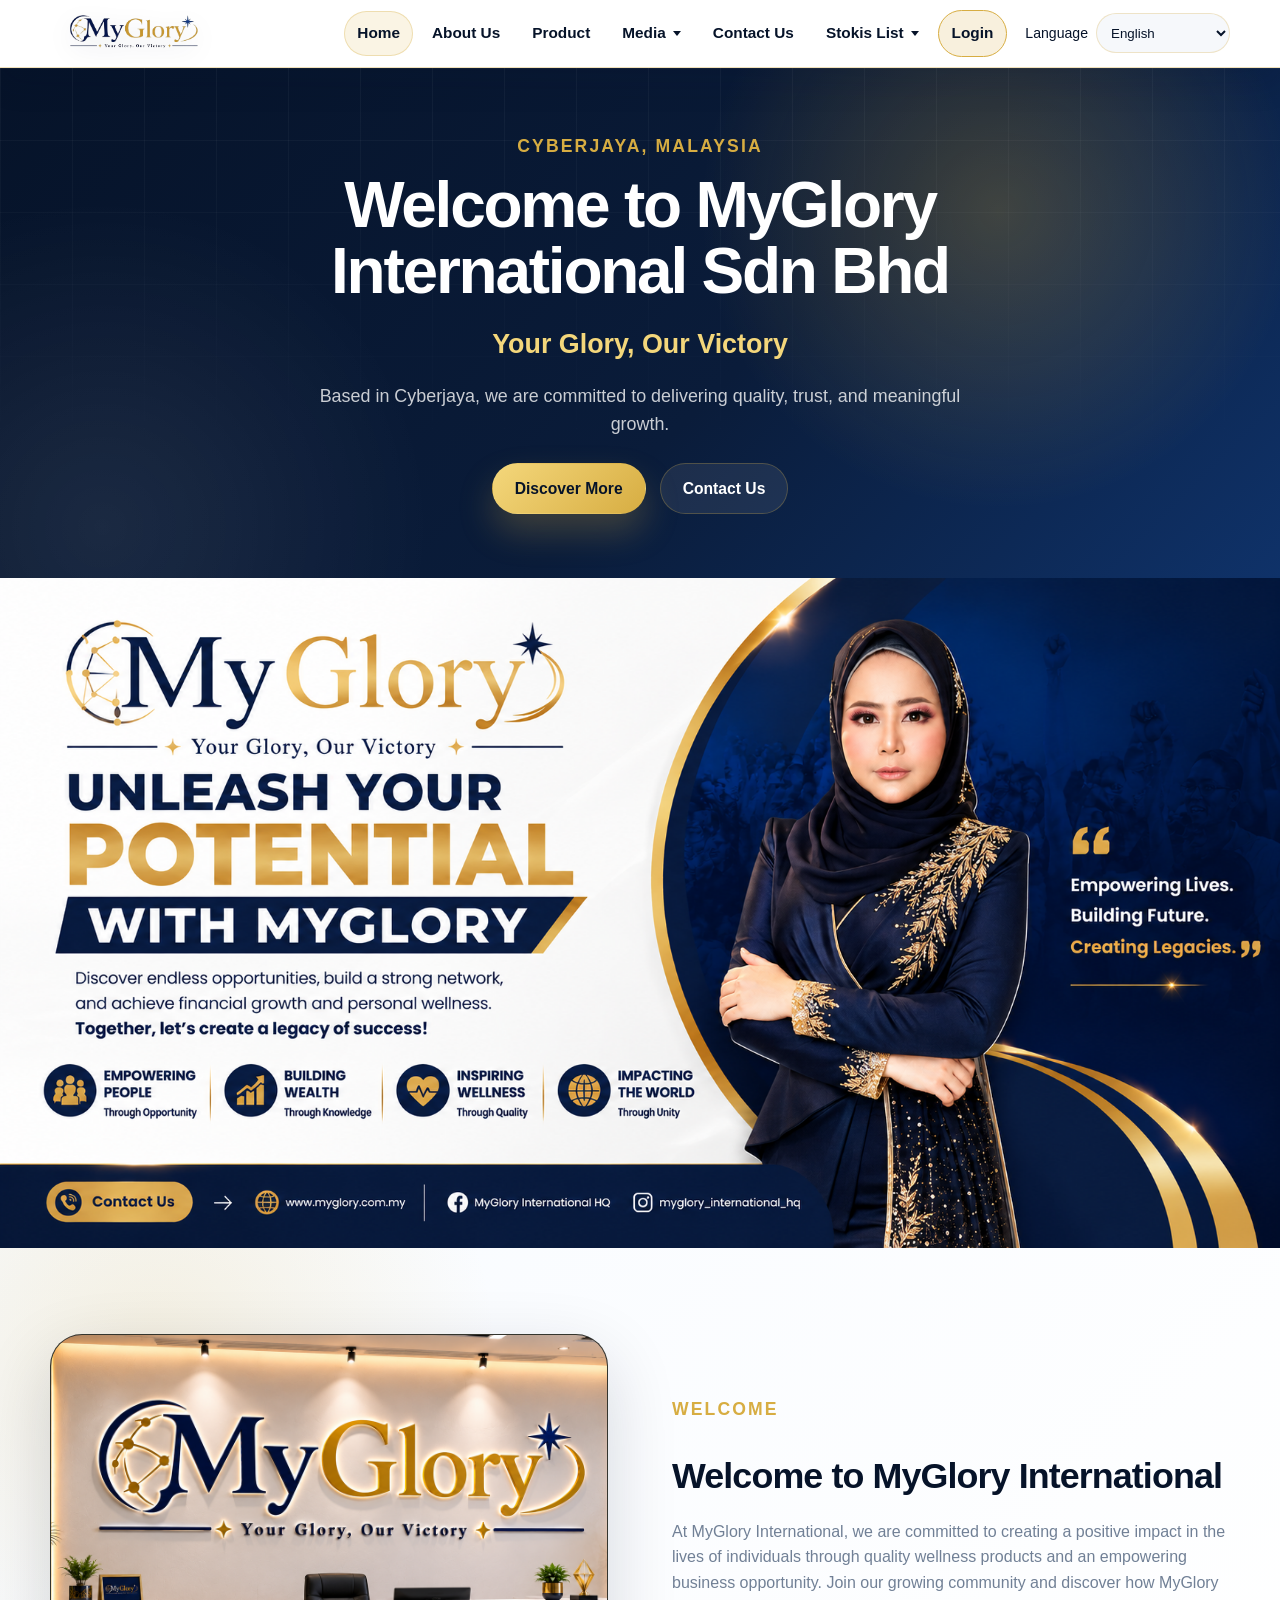
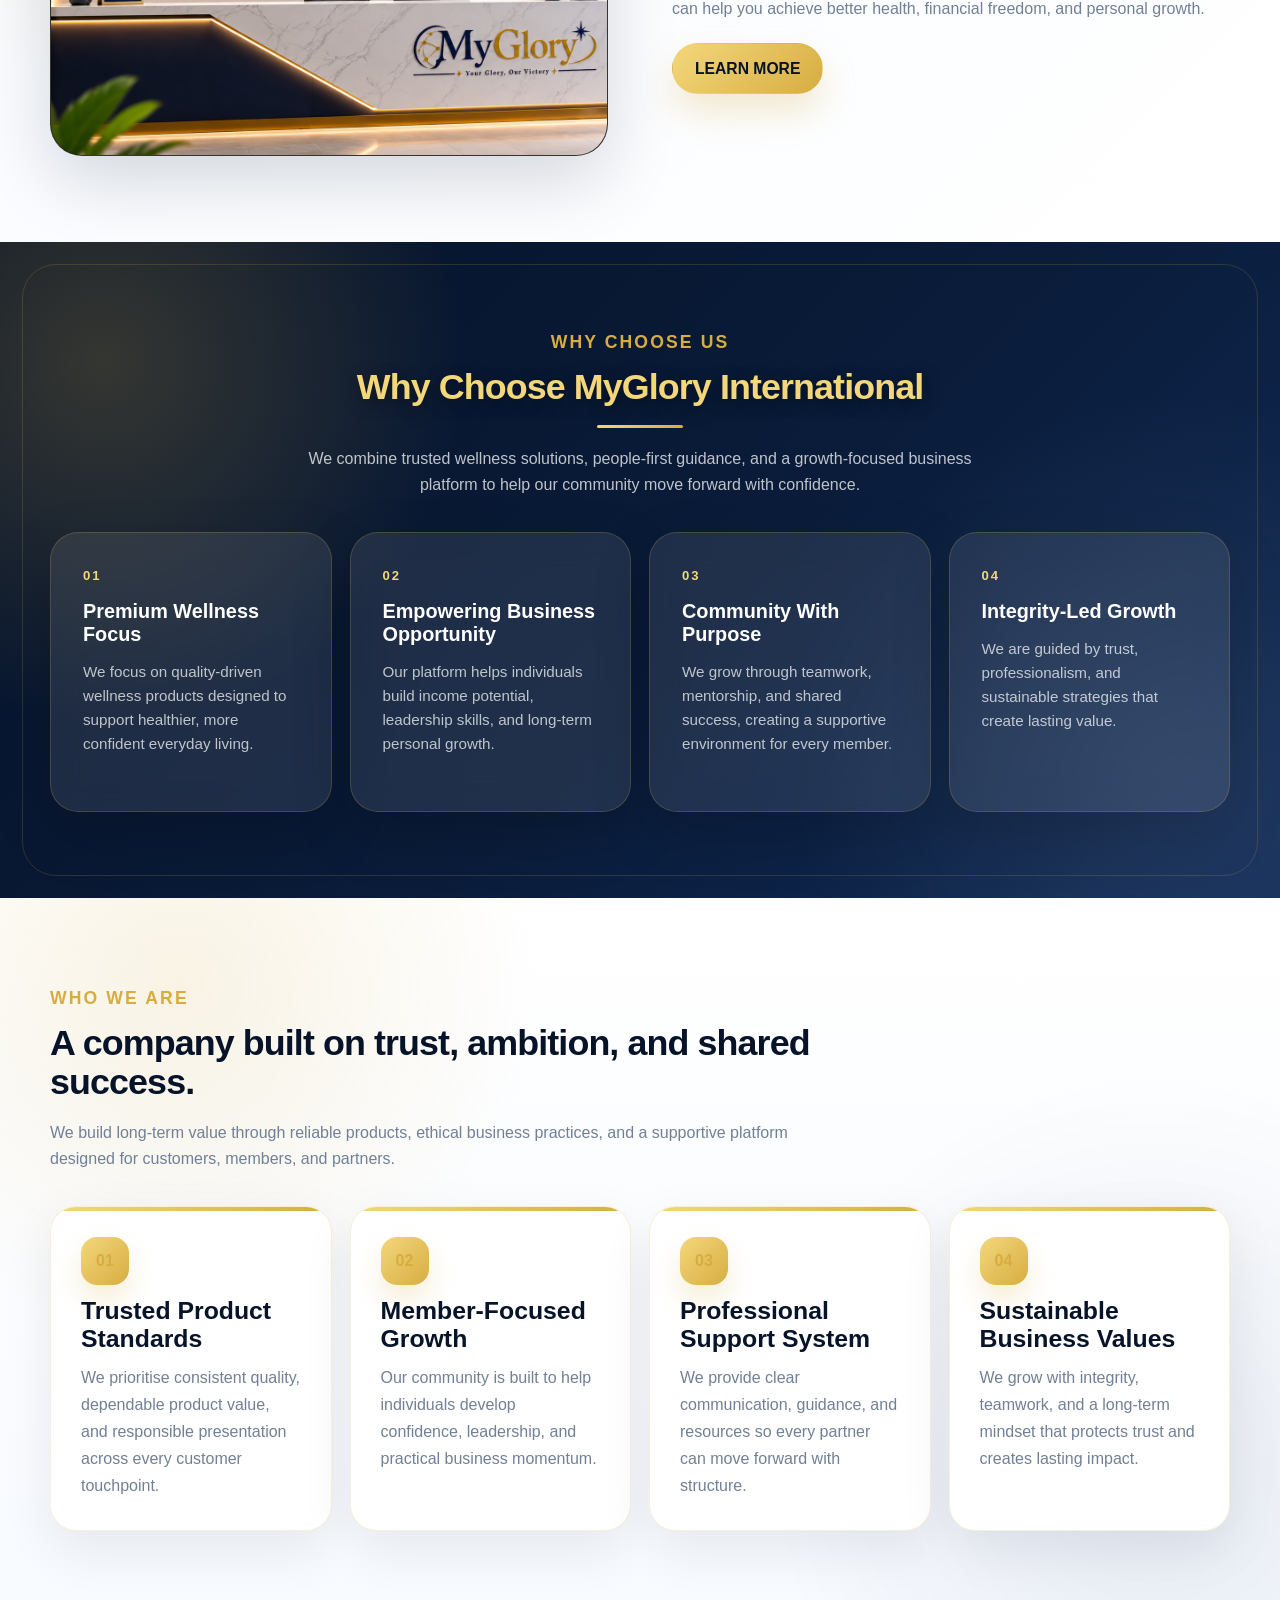
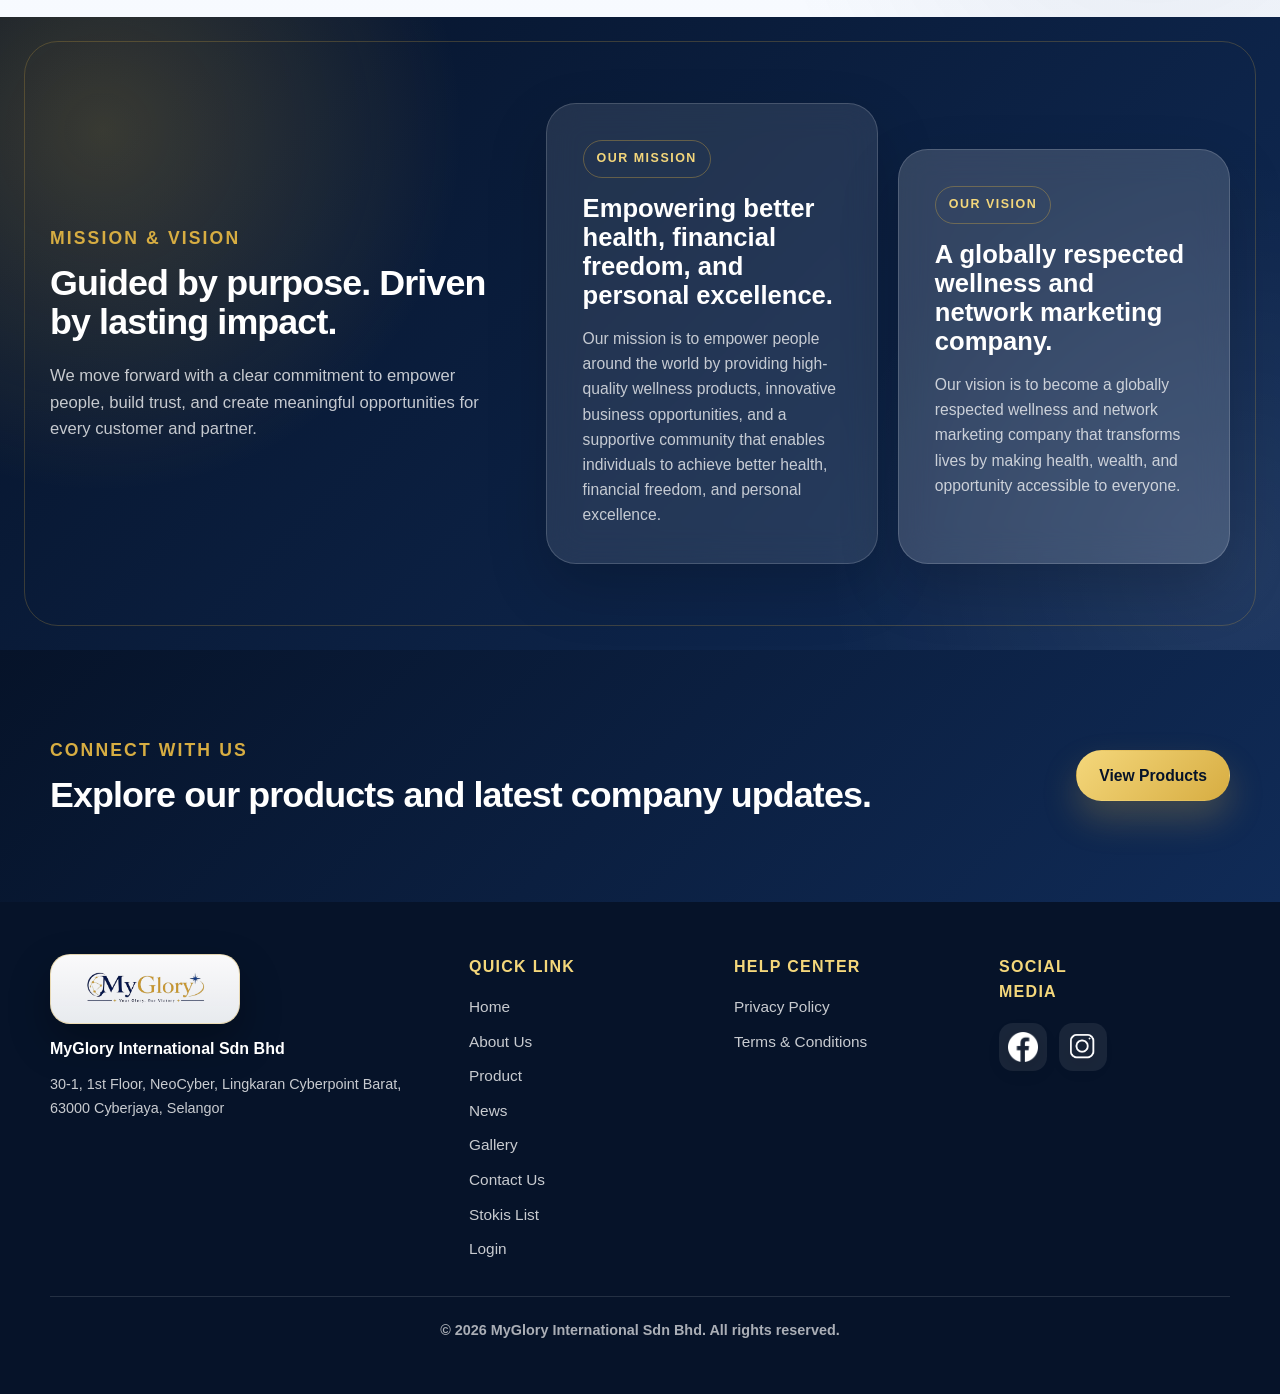
<file: index.html>
<!DOCTYPE html>
<html lang="en">
<head>
  <meta charset="UTF-8">
  <meta name="viewport" content="width=device-width, initial-scale=1.0">
  <title>MyGlory International Sdn Bhd</title>
  <link rel="stylesheet" href="assets/css/style.css">
</head>
<body data-page="home">
  <div class="front-logo-banner top-logo-banner is-hidden">
    <img src="assets/images/headerbanner.png" alt="MyGlory International Sdn Bhd banner">
  </div>

  <header class="site-header">
    <nav class="navbar" aria-label="Main navigation">
      <a class="brand" href="index.html" aria-label="MyGlory International home">
        <img src="assets/images/logo.png" alt="MyGlory International logo">
      </a>
      <button class="menu-toggle" type="button" aria-expanded="false" aria-controls="primary-menu">Menu</button>
      <div class="nav-panel" id="primary-menu">
        <ul class="nav-links">
          <li><a class="active" href="index.html" data-i18n="nav.home">Home</a></li>
          <li><a href="about.html" data-i18n="nav.about">About Us</a></li>
          <li><a href="product.html" data-i18n="nav.product">Product</a></li>
          <li class="dropdown">
            <button class="dropdown-toggle" type="button" aria-expanded="false" aria-haspopup="true" aria-controls="media-submenu" data-i18n="nav.media">Media</button>
            <div class="dropdown-menu" id="media-submenu">
              <a href="news.html" data-i18n="nav.news">News</a>
              <a href="gallery.html" data-i18n="nav.gallery">Gallery</a>
            </div>
          </li>
          <li><a href="contact.html" data-i18n="nav.contact">Contact Us</a></li>
          <li class="dropdown">
            <button class="dropdown-toggle" type="button" aria-expanded="false" aria-haspopup="true" aria-controls="stokis-submenu" data-i18n="nav.stokis">Stokis List</button>
            <div class="dropdown-menu" id="stokis-submenu">
              <a href="stokis.html#master" data-i18n="nav.masterStokis">Master Stokis</a>
              <a href="stokis.html#mobile" data-i18n="nav.mobileStokis">Mobile Stokis</a>
            </div>
          </li>
          <li><a class="login-link" href="https://login.myglory.com.my/" data-i18n="nav.login">Login</a></li>
        </ul>
        <label class="language-select">
          <span data-i18n="language.label">Language</span>
          <select id="language-switcher" aria-label="Select language">
            <option value="en">English</option>
            <option value="ms">Bahasa Melayu</option>
            <option value="zh">中文</option>
            <option value="ta">தமிழ்</option>
            <option value="ar">العربية</option>
          </select>
        </label>
      </div>
    </nav>
  </header>

  <main>
    <section class="hero">
      <div class="hero-content">
        <p class="eyebrow" data-i18n="hero.eyebrow">Cyberjaya, Malaysia</p>
        <h1 data-i18n="hero.title">Welcome to MyGlory International Sdn Bhd</h1>
        <p class="motto" data-i18n="hero.motto">Your Glory, Our Victory</p>
        <p class="hero-text" data-i18n="hero.text">Based in Cyberjaya, we are committed to delivering quality, trust, and meaningful growth.</p>
        <div class="hero-actions">
          <a class="btn btn-primary" href="about.html" data-i18n="common.discover">Discover More</a>
          <a class="btn btn-secondary" href="contact.html" data-i18n="common.contact">Contact Us</a>
        </div>
      </div>
      <!-- <div class="hero-card" aria-label="Company motto">
        <img src="assets/images/logo.png" alt="MyGlory International logo">
        <p data-i18n="hero.cardTitle">MyGlory International Sdn Bhd</p>
        <strong data-i18n="hero.motto">Your Glory, Our Victory</strong>
      </div> -->
    </section>

    <div class="front-logo-banner founder-slideshow" aria-label="MyGlory banner slideshow">
      <img src="assets/images/banner_V1.png" alt="MyGlory banner 1">
      <img src="assets/images/banner_V2.png" alt="MyGlory banner 2">
      <img src="assets/images/banner_V3.png" alt="MyGlory banner 3">
    </div>

    <section class="section welcome-section" aria-labelledby="welcome-title">
      <div class="welcome-image">
        <img src="assets/images/office.png" alt="MyGlory office">
      </div>
      <div class="welcome-content">
        <p class="eyebrow" data-i18n="home.welcomeEyebrow">Welcome</p>
        <h2 id="welcome-title" data-i18n="home.welcomeTitle">Welcome to MyGlory International</h2>
        <p data-i18n="home.welcomeText">At MyGlory International, we are committed to creating a positive impact in the lives of individuals through quality wellness products and an empowering business opportunity. Join our growing community and discover how MyGlory can help you achieve better health, financial freedom, and personal growth.</p>
        <a class="btn btn-primary" href="about.html" data-i18n="home.learnMore">LEARN MORE</a>
      </div>
    </section>

    <section class="section why-choose-section" aria-labelledby="why-choose-title">
      <div class="section-heading why-choose-heading">
        <p class="eyebrow" data-i18n="home.whyEyebrow">Why Choose Us</p>
        <h2 id="why-choose-title" data-i18n="home.whyTitle">Why Choose MyGlory International</h2>
        <p data-i18n="home.whyText">We combine trusted wellness solutions, people-first guidance, and a growth-focused business platform to help our community move forward with confidence.</p>
      </div>
      <div class="usp-grid">
        <article class="usp-card">
          <span>01</span>
          <h3 data-i18n="home.usp1Title">Premium Wellness Focus</h3>
          <p data-i18n="home.usp1Text">We focus on quality-driven wellness products designed to support healthier, more confident everyday living.</p>
        </article>
        <article class="usp-card">
          <span>02</span>
          <h3 data-i18n="home.usp2Title">Empowering Business Opportunity</h3>
          <p data-i18n="home.usp2Text">Our platform helps individuals build income potential, leadership skills, and long-term personal growth.</p>
        </article>
        <article class="usp-card">
          <span>03</span>
          <h3 data-i18n="home.usp3Title">Community With Purpose</h3>
          <p data-i18n="home.usp3Text">We grow through teamwork, mentorship, and shared success, creating a supportive environment for every member.</p>
        </article>
        <article class="usp-card">
          <span>04</span>
          <h3 data-i18n="home.usp4Title">Integrity-Led Growth</h3>
          <p data-i18n="home.usp4Text">We are guided by trust, professionalism, and sustainable strategies that create lasting value.</p>
        </article>
      </div>
    </section>

    <section class="section section-light professional-section">
      <div class="section-heading professional-heading">
        <p class="eyebrow" data-i18n="home.introEyebrow">Who We Are</p>
        <h2 data-i18n="home.introTitle">A company built on trust, ambition, and shared success.</h2>
        <p class="section-lead" data-i18n="home.introLead">We build long-term value through reliable products, ethical business practices, and a supportive platform designed for customers, members, and partners.</p>
      </div>
      <div class="professional-grid">
        <article class="feature-card professional-card">
          <span>01</span>
          <h3 data-i18n="home.professional1Title">Trusted Product Standards</h3>
          <p data-i18n="home.professional1Text">We prioritise consistent quality, dependable product value, and responsible presentation across every customer touchpoint.</p>
        </article>
        <article class="feature-card professional-card">
          <span>02</span>
          <h3 data-i18n="home.professional2Title">Member-Focused Growth</h3>
          <p data-i18n="home.professional2Text">Our community is built to help individuals develop confidence, leadership, and practical business momentum.</p>
        </article>
        <article class="feature-card professional-card">
          <span>03</span>
          <h3 data-i18n="home.professional3Title">Professional Support System</h3>
          <p data-i18n="home.professional3Text">We provide clear communication, guidance, and resources so every partner can move forward with structure.</p>
        </article>
        <article class="feature-card professional-card">
          <span>04</span>
          <h3 data-i18n="home.professional4Title">Sustainable Business Values</h3>
          <p data-i18n="home.professional4Text">We grow with integrity, teamwork, and a long-term mindset that protects trust and creates lasting impact.</p>
        </article>
      </div>
    </section>

    <section class="section mission-vision-section" aria-labelledby="home-mission-vision-title">
      <div class="mission-vision-heading">
        <p class="eyebrow" data-i18n="home.mvEyebrow">Mission &amp; Vision</p>
        <h2 id="home-mission-vision-title" data-i18n="home.mvTitle">Guided by purpose. Driven by lasting impact.</h2>
        <p data-i18n="home.mvText">We move forward with a clear commitment to empower people, build trust, and create meaningful opportunities for every customer and partner.</p>
      </div>
      <div class="mission-vision-grid">
        <article class="mission-vision-card mission-card">
          <span class="card-label" data-i18n="about.missionEyebrow">Our Mission</span>
          <h3 data-i18n="about.missionTitle">Empowering better health, financial freedom, and personal excellence.</h3>
          <p data-i18n="about.missionText1">Our mission is to empower people around the world by providing high-quality wellness products, innovative business opportunities, and a supportive community that enables individuals to achieve better health, financial freedom, and personal excellence.</p>
        </article>
        <article class="mission-vision-card vision-card">
          <span class="card-label" data-i18n="about.visionEyebrow">Our Vision</span>
          <h3 data-i18n="about.visionTitle">A globally respected wellness and network marketing company.</h3>
          <p data-i18n="about.visionText1">Our vision is to become a globally respected wellness and network marketing company that transforms lives by making health, wealth, and opportunity accessible to everyone.</p>
        </article>
      </div>
    </section>

    <section class="section cta-band">
      <div>
        <p class="eyebrow" data-i18n="home.ctaEyebrow">Connect With Us</p>
        <h2 data-i18n="home.ctaTitle">Explore our products and latest company updates.</h2>
      </div>
      <a class="btn btn-primary" href="product.html" data-i18n="common.viewProducts">View Products</a>
    </section>
  </main>

  <footer class="site-footer">
    <div class="footer-brand">
      <img src="assets/images/logo.png" alt="MyGlory International logo">
      <p>MyGlory International Sdn Bhd</p>
      <small data-i18n="footer.address">30-1, 1st Floor, NeoCyber, Lingkaran Cyberpoint Barat, 63000 Cyberjaya, Selangor</small>
    </div>
    <div class="footer-column">
      <h2 data-i18n="footer.quickLinks">Quick Link</h2>
      <a href="index.html" data-i18n="nav.home">Home</a>
      <a href="about.html" data-i18n="nav.about">About Us</a>
      <a href="product.html" data-i18n="nav.product">Product</a>
      <a href="news.html" data-i18n="nav.news">News</a>
      <a href="gallery.html" data-i18n="nav.gallery">Gallery</a>
      <a href="contact.html" data-i18n="nav.contact">Contact Us</a>
      <a href="stokis.html" data-i18n="nav.stokis">Stokis List</a>
      <a href="https://login.myglory.com.my/" data-i18n="nav.login">Login</a>
    </div>
    <div class="footer-column">
      <h2 data-i18n="footer.helpCenter">Help Center</h2>
      <a href="privacy-policy.html" data-i18n="footer.privacyPolicy">Privacy Policy</a>
      <a href="terms-conditions.html" data-i18n="footer.termsConditions">Terms &amp; Conditions</a>
    </div>
    <div class="footer-column social-links">
      <h2 data-i18n="footer.socialMedia">Social Media</h2>
      <a class="social-icon" href="https://www.facebook.com/mygloryinternational" target="_blank" rel="noopener" aria-label="Facebook: MyGlory International"><img src="assets/images/fb.png" alt="Facebook"></a>
      <a class="social-icon" href="https://www.instagram.com/myglory_international_hq/" target="_blank" rel="noopener" aria-label="Instagram: myglory_international_hq"><img src="assets/images/ig.png" alt="Instagram"></a>
    </div>
    <div class="footer-copyright">
      <p data-i18n="footer.copyright">&copy; 2026 MyGlory International Sdn Bhd. All rights reserved.</p>
    </div>
  </footer>
  <script src="assets/js/main.js"></script>
</body>
</html>
</file>
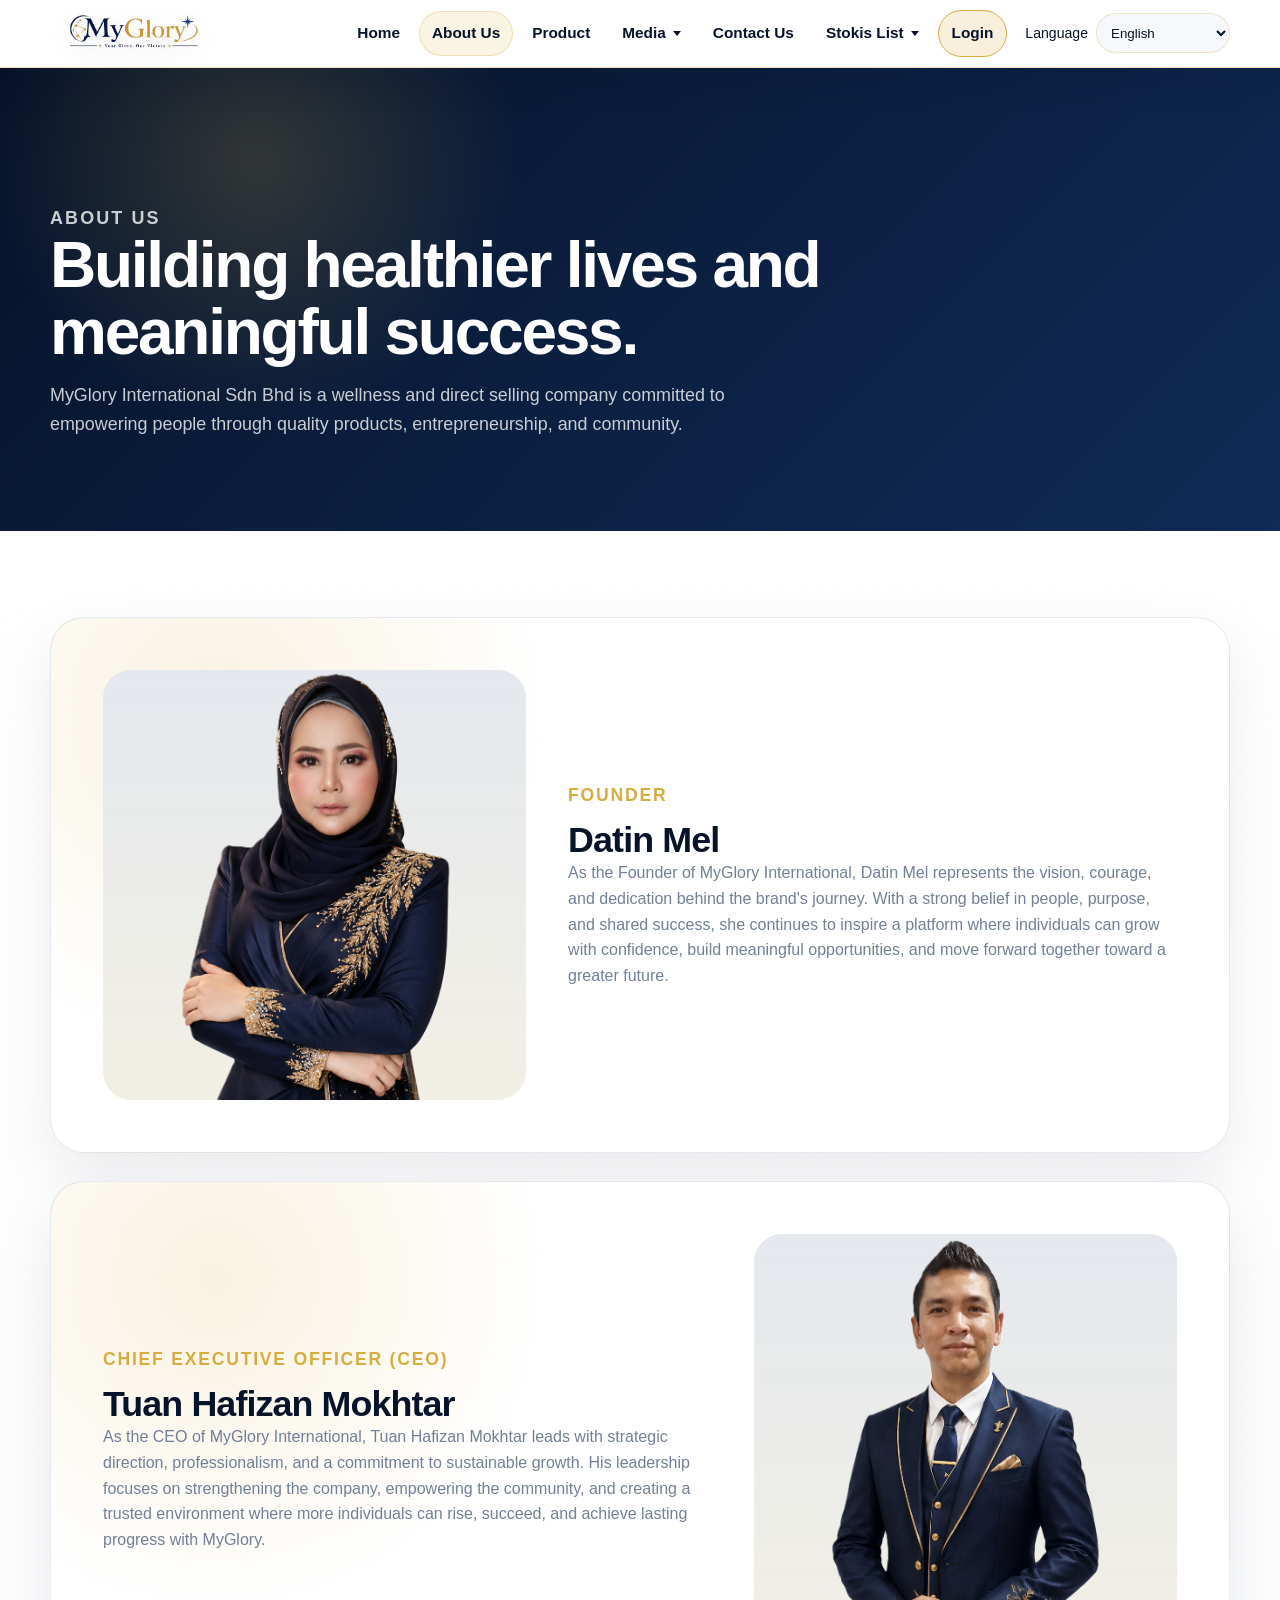
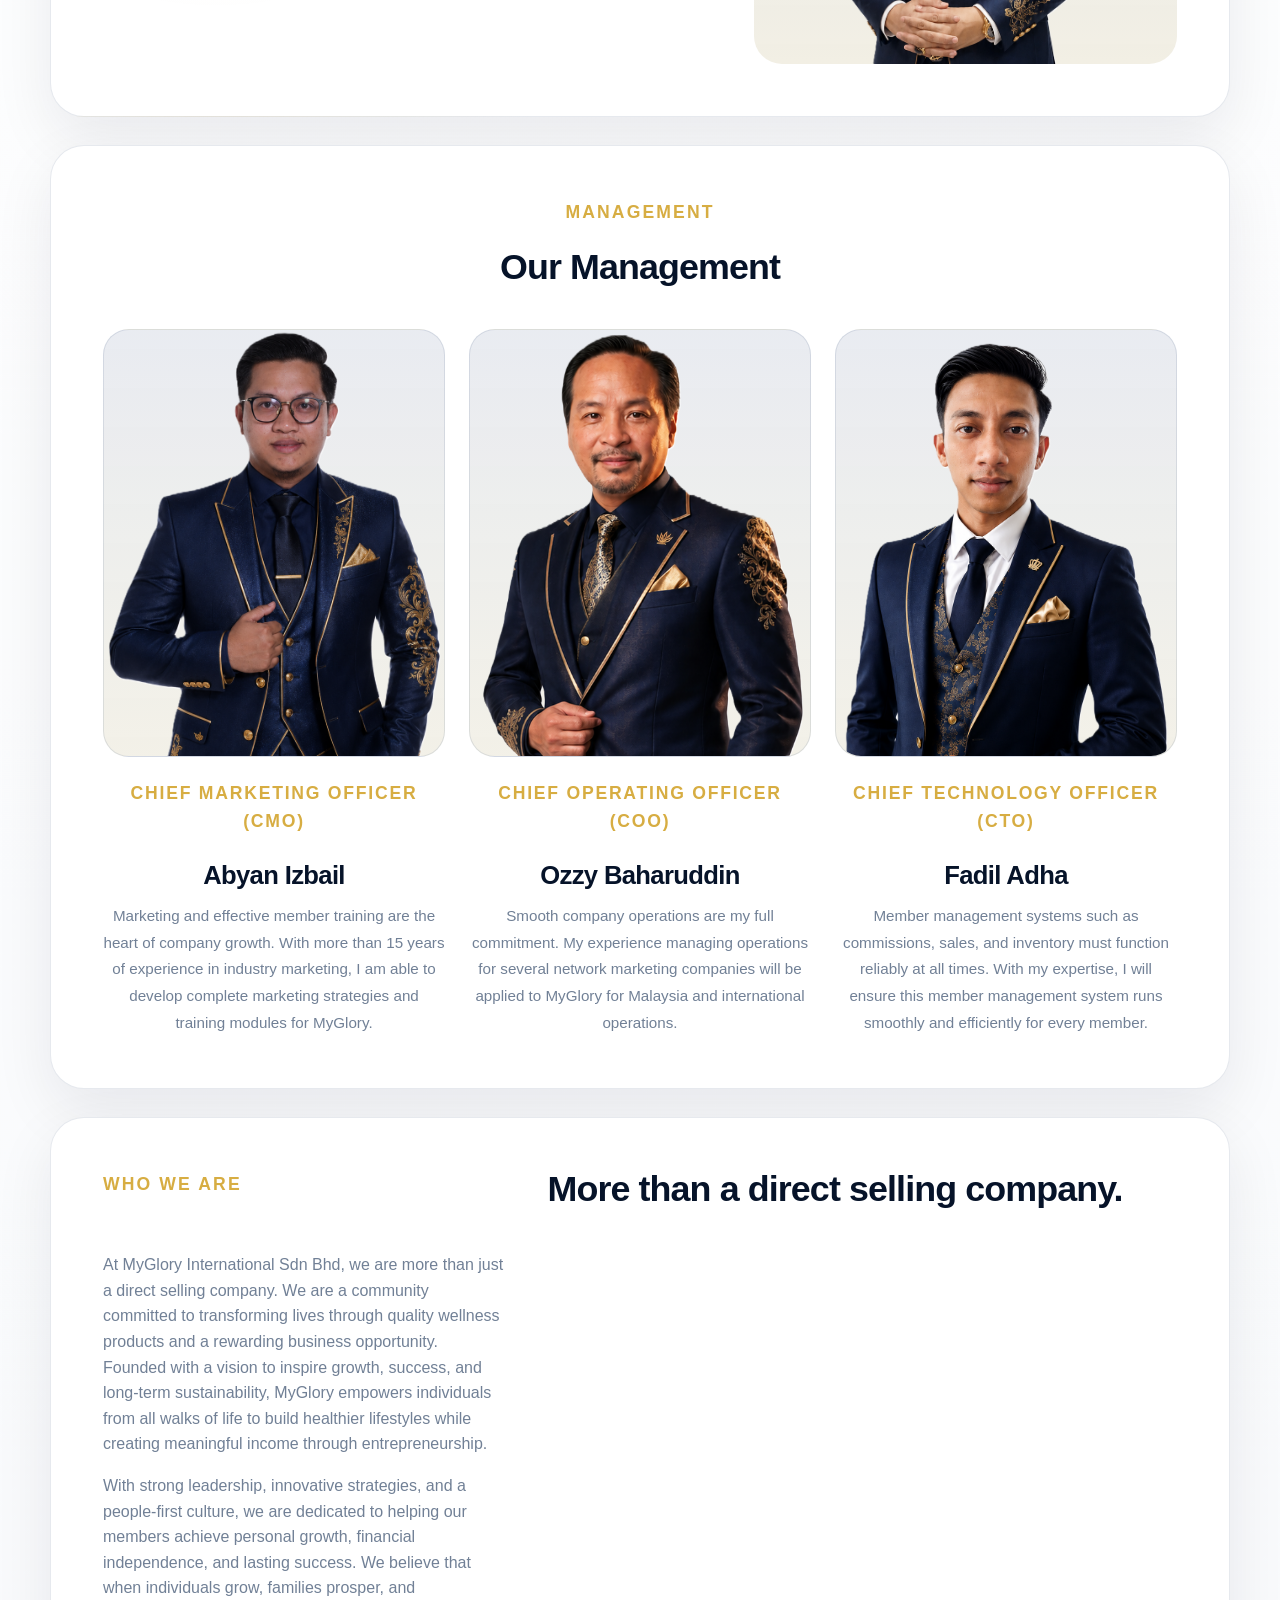
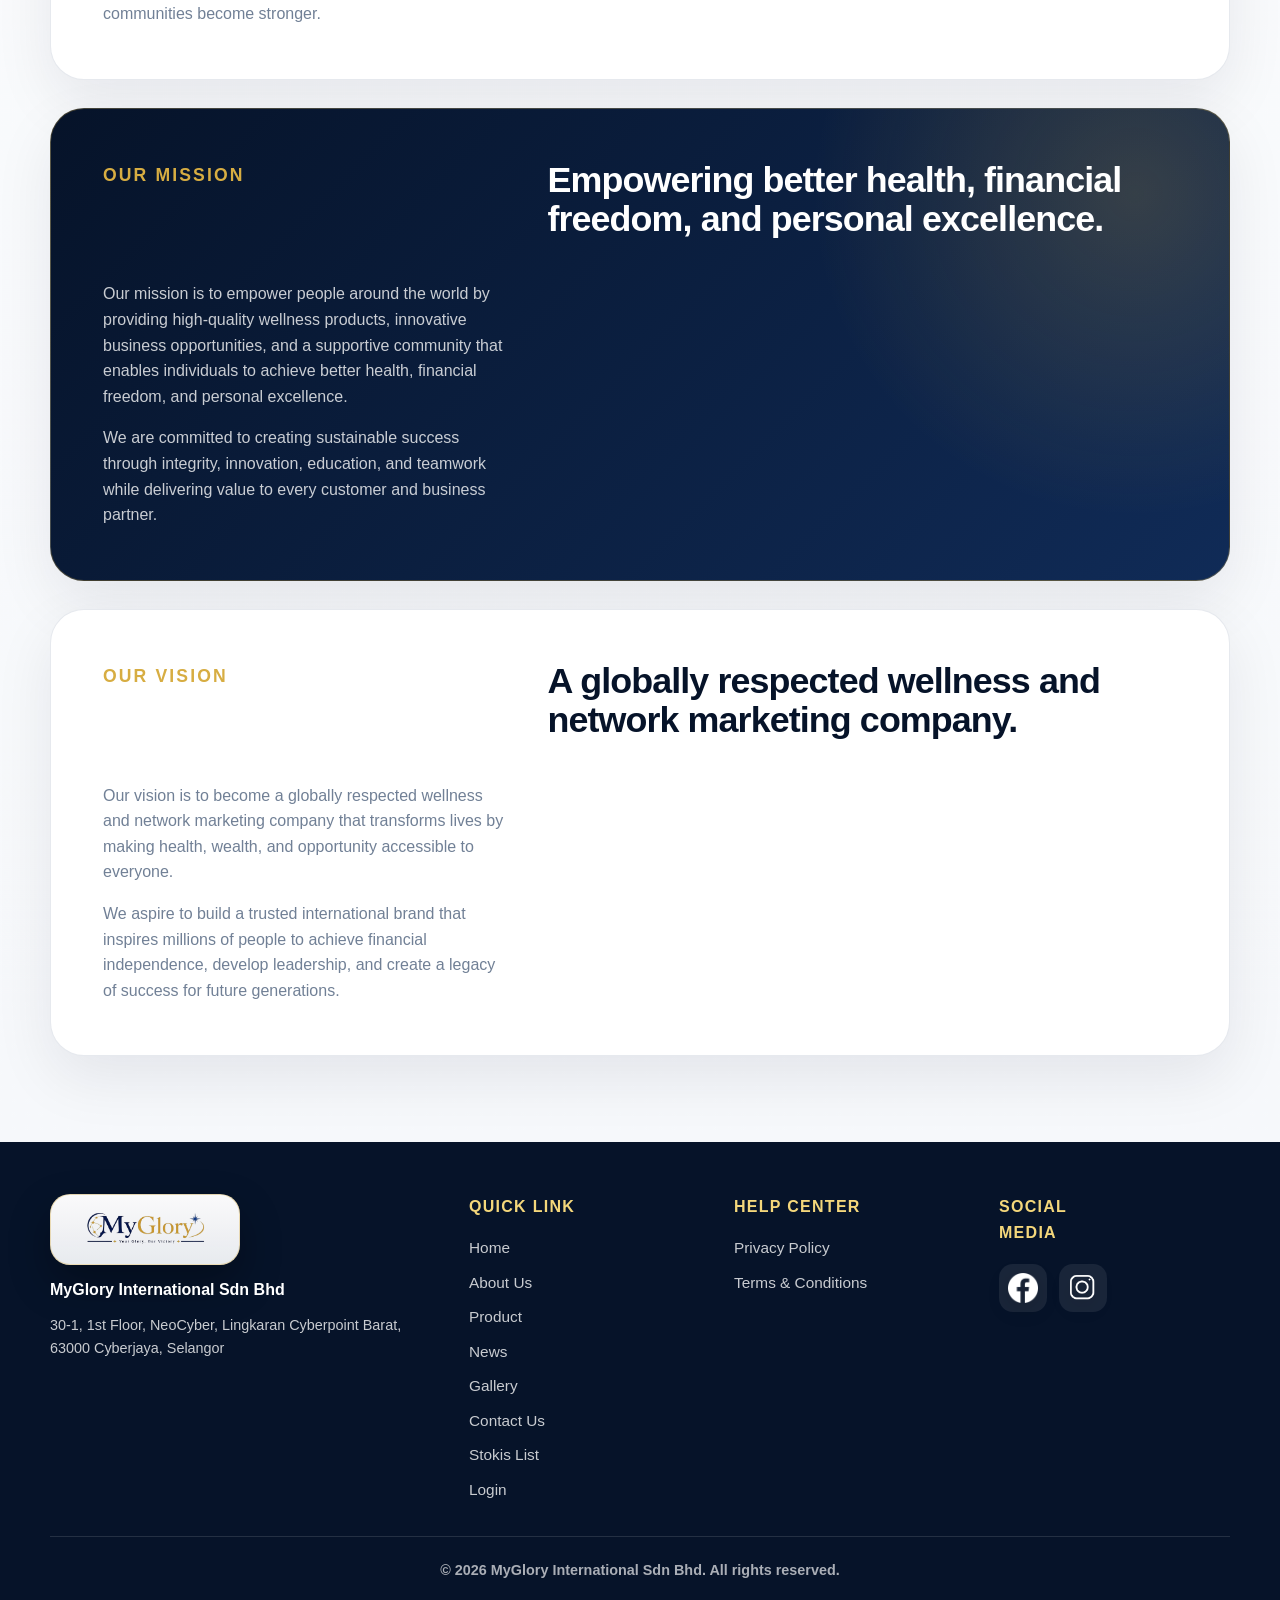
<file: about.html>
<!DOCTYPE html>
<html lang="en">
<head>
  <meta charset="UTF-8">
  <meta name="viewport" content="width=device-width, initial-scale=1.0">
  <title>About Us | MyGlory International Sdn Bhd</title>
  <link rel="stylesheet" href="assets/css/style.css">
</head>
<body data-page="about">
  <header class="site-header">
    <nav class="navbar" aria-label="Main navigation">
      <a class="brand" href="index.html" aria-label="MyGlory International home">
        <img src="assets/images/logo.png" alt="MyGlory International logo">
      </a>
      <button class="menu-toggle" type="button" aria-expanded="false" aria-controls="primary-menu">Menu</button>
      <div class="nav-panel" id="primary-menu">
        <ul class="nav-links">
          <li><a href="index.html" data-i18n="nav.home">Home</a></li>
          <li><a class="active" href="about.html" data-i18n="nav.about">About Us</a></li>
          <li><a href="product.html" data-i18n="nav.product">Product</a></li>
          <li class="dropdown">
            <button class="dropdown-toggle" type="button" aria-expanded="false" aria-haspopup="true" aria-controls="media-submenu" data-i18n="nav.media">Media</button>
            <div class="dropdown-menu" id="media-submenu">
              <a href="news.html" data-i18n="nav.news">News</a>
              <a href="gallery.html" data-i18n="nav.gallery">Gallery</a>
            </div>
          </li>
          <li><a href="contact.html" data-i18n="nav.contact">Contact Us</a></li>
          <li class="dropdown">
            <button class="dropdown-toggle" type="button" aria-expanded="false" aria-haspopup="true" aria-controls="stokis-submenu" data-i18n="nav.stokis">Stokis List</button>
            <div class="dropdown-menu" id="stokis-submenu">
              <a href="stokis.html#master" data-i18n="nav.masterStokis">Master Stokis</a>
              <a href="stokis.html#mobile" data-i18n="nav.mobileStokis">Mobile Stokis</a>
            </div>
          </li>
          <li><a class="login-link" href="https://login.myglory.com.my/" data-i18n="nav.login">Login</a></li>
        </ul>
        <label class="language-select">
          <span data-i18n="language.label">Language</span>
          <select id="language-switcher" aria-label="Select language">
            <option value="en">English</option>
            <option value="ms">Bahasa Melayu</option>
            <option value="zh">中文</option>
            <option value="ta">தமிழ்</option>
            <option value="ar">العربية</option>
          </select>
        </label>
      </div>
    </nav>
  </header>

  <main>
    <section class="page-hero">
      <p class="eyebrow" data-i18n="about.eyebrow">About Us</p>
      <h1 data-i18n="about.title">Building healthier lives and meaningful success.</h1>
      <p data-i18n="about.lead">MyGlory International Sdn Bhd is a wellness and direct selling company committed to empowering people through quality products, entrepreneurship, and community.</p>
    </section>

    <section class="section about-content">
      <article class="about-panel leader-panel">
        <div class="leader-image">
          <img src="assets/images/founder-stand.png" alt="Datin Mel, Founder of MyGlory International">
        </div>
        <div>
          <p class="eyebrow" data-i18n="about.founderRole">Founder</p>
          <h2 data-i18n="about.founderName">Datin Mel</h2>
          <div class="rich-text">
            <p data-i18n="about.founderText">As the Founder of MyGlory International, Datin Mel represents the vision, courage, and dedication behind the brand's journey. With a strong belief in people, purpose, and shared success, she continues to inspire a platform where individuals can grow with confidence, build meaningful opportunities, and move forward together toward a greater future.</p>
          </div>
        </div>
      </article>

      <article class="about-panel leader-panel leader-panel-reverse">
        <div class="leader-image">
          <img src="assets/images/ceo-stand.png" alt="Tuan Hafizan Mokhtar, CEO of MyGlory International">
        </div>
        <div>
          <p class="eyebrow" data-i18n="about.ceoRole">Chief Executive Officer (CEO)</p>
          <h2 data-i18n="about.ceoName">Tuan Hafizan Mokhtar</h2>
          <div class="rich-text">
            <p data-i18n="about.ceoText">As the CEO of MyGlory International, Tuan Hafizan Mokhtar leads with strategic direction, professionalism, and a commitment to sustainable growth. His leadership focuses on strengthening the company, empowering the community, and creating a trusted environment where more individuals can rise, succeed, and achieve lasting progress with MyGlory.</p>
          </div>
        </div>
      </article>

      <article class="about-panel executive-team-panel" aria-label="Executive leadership team">
        <div class="executive-heading">
          <p class="eyebrow" data-i18n="about.managementEyebrow">Management</p>
          <h2 data-i18n="about.managementTitle">Our Management</h2>
        </div>
        <div class="executive-grid">
          <div class="executive-card">
            <div class="executive-photo">
              <img src="assets/images/cmo.png" alt="Abyan Izbail, CMO of MyGlory International">
            </div>
            <p class="eyebrow" data-i18n="about.cmoRole">Chief Marketing Officer (CMO)</p>
            <h2 data-i18n="about.cmoName">Abyan Izbail</h2>
            <p class="executive-message" data-i18n="about.cmoMessage">Marketing and effective member training are the heart of company growth. With more than 15 years of experience in industry marketing, I am able to develop complete marketing strategies and training modules for MyGlory.</p>
          </div>
          <div class="executive-card">
            <div class="executive-photo">
              <img src="assets/images/coo.png" alt="Ozzy Baharuddin, COO of MyGlory International">
            </div>
            <p class="eyebrow" data-i18n="about.cooRole">Chief Operating Officer (COO)</p>
            <h2 data-i18n="about.cooName">Ozzy Baharuddin</h2>
            <p class="executive-message" data-i18n="about.cooMessage">Smooth company operations are my full commitment. My experience managing operations for several network marketing companies will be applied to MyGlory for Malaysia and international operations.</p>
          </div>
          <div class="executive-card">
            <div class="executive-photo">
              <img src="assets/images/cto.png" alt="Fadil Adha, CTO of MyGlory International">
            </div>
            <p class="eyebrow" data-i18n="about.ctoRole">Chief Technology Officer (CTO)</p>
            <h2 data-i18n="about.ctoName">Fadil Adha</h2>
            <p class="executive-message" data-i18n="about.ctoMessage">Member management systems such as commissions, sales, and inventory must function reliably at all times. With my expertise, I will ensure this member management system runs smoothly and efficiently for every member.</p>
          </div>
        </div>
      </article>

      <article class="about-panel">
        <p class="eyebrow" data-i18n="about.whoEyebrow">Who We Are</p>
        <h2 data-i18n="about.whoTitle">More than a direct selling company.</h2>
        <div class="rich-text">
          <p data-i18n="about.whoText1">At MyGlory International Sdn Bhd, we are more than just a direct selling company. We are a community committed to transforming lives through quality wellness products and a rewarding business opportunity. Founded with a vision to inspire growth, success, and long-term sustainability, MyGlory empowers individuals from all walks of life to build healthier lifestyles while creating meaningful income through entrepreneurship.</p>
          <p data-i18n="about.whoText2">With strong leadership, innovative strategies, and a people-first culture, we are dedicated to helping our members achieve personal growth, financial independence, and lasting success. We believe that when individuals grow, families prosper, and communities become stronger.</p>
        </div>
      </article>

      <article class="about-panel highlighted">
        <p class="eyebrow" data-i18n="about.missionEyebrow">Our Mission</p>
        <h2 data-i18n="about.missionTitle">Empowering better health, financial freedom, and personal excellence.</h2>
        <div class="rich-text">
          <p data-i18n="about.missionText1">Our mission is to empower people around the world by providing high-quality wellness products, innovative business opportunities, and a supportive community that enables individuals to achieve better health, financial freedom, and personal excellence.</p>
          <p data-i18n="about.missionText2">We are committed to creating sustainable success through integrity, innovation, education, and teamwork while delivering value to every customer and business partner.</p>
        </div>
      </article>

      <article class="about-panel">
        <p class="eyebrow" data-i18n="about.visionEyebrow">Our Vision</p>
        <h2 data-i18n="about.visionTitle">A globally respected wellness and network marketing company.</h2>
        <div class="rich-text">
          <p data-i18n="about.visionText1">Our vision is to become a globally respected wellness and network marketing company that transforms lives by making health, wealth, and opportunity accessible to everyone.</p>
          <p data-i18n="about.visionText2">We aspire to build a trusted international brand that inspires millions of people to achieve financial independence, develop leadership, and create a legacy of success for future generations.</p>
        </div>
      </article>
    </section>
  </main>

  <footer class="site-footer">
    <div class="footer-brand">
      <img src="assets/images/logo.png" alt="MyGlory International logo">
      <p>MyGlory International Sdn Bhd</p>
      <small data-i18n="footer.address">30-1, 1st Floor, NeoCyber, Lingkaran Cyberpoint Barat, 63000 Cyberjaya, Selangor</small>
    </div>
    <div class="footer-column">
      <h2 data-i18n="footer.quickLinks">Quick Link</h2>
      <a href="index.html" data-i18n="nav.home">Home</a>
      <a href="about.html" data-i18n="nav.about">About Us</a>
      <a href="product.html" data-i18n="nav.product">Product</a>
      <a href="news.html" data-i18n="nav.news">News</a>
      <a href="gallery.html" data-i18n="nav.gallery">Gallery</a>
      <a href="contact.html" data-i18n="nav.contact">Contact Us</a>
      <a href="stokis.html" data-i18n="nav.stokis">Stokis List</a>
      <a href="https://login.myglory.com.my/" data-i18n="nav.login">Login</a>
    </div>
    <div class="footer-column">
      <h2 data-i18n="footer.helpCenter">Help Center</h2>
      <a href="privacy-policy.html" data-i18n="footer.privacyPolicy">Privacy Policy</a>
      <a href="terms-conditions.html" data-i18n="footer.termsConditions">Terms &amp; Conditions</a>
    </div>
    <div class="footer-column social-links">
      <h2 data-i18n="footer.socialMedia">Social Media</h2>
      <a class="social-icon" href="https://www.facebook.com/mygloryinternational" target="_blank" rel="noopener" aria-label="Facebook: MyGlory International"><img src="assets/images/fb.png" alt="Facebook"></a>
      <a class="social-icon" href="https://www.instagram.com/myglory_international_hq/" target="_blank" rel="noopener" aria-label="Instagram: myglory_international_hq"><img src="assets/images/ig.png" alt="Instagram"></a>
    </div>
    <div class="footer-copyright">
      <p data-i18n="footer.copyright">&copy; 2026 MyGlory International Sdn Bhd. All rights reserved.</p>
    </div>
  </footer>
  <script src="assets/js/main.js"></script>
</body>
</html>
</file>
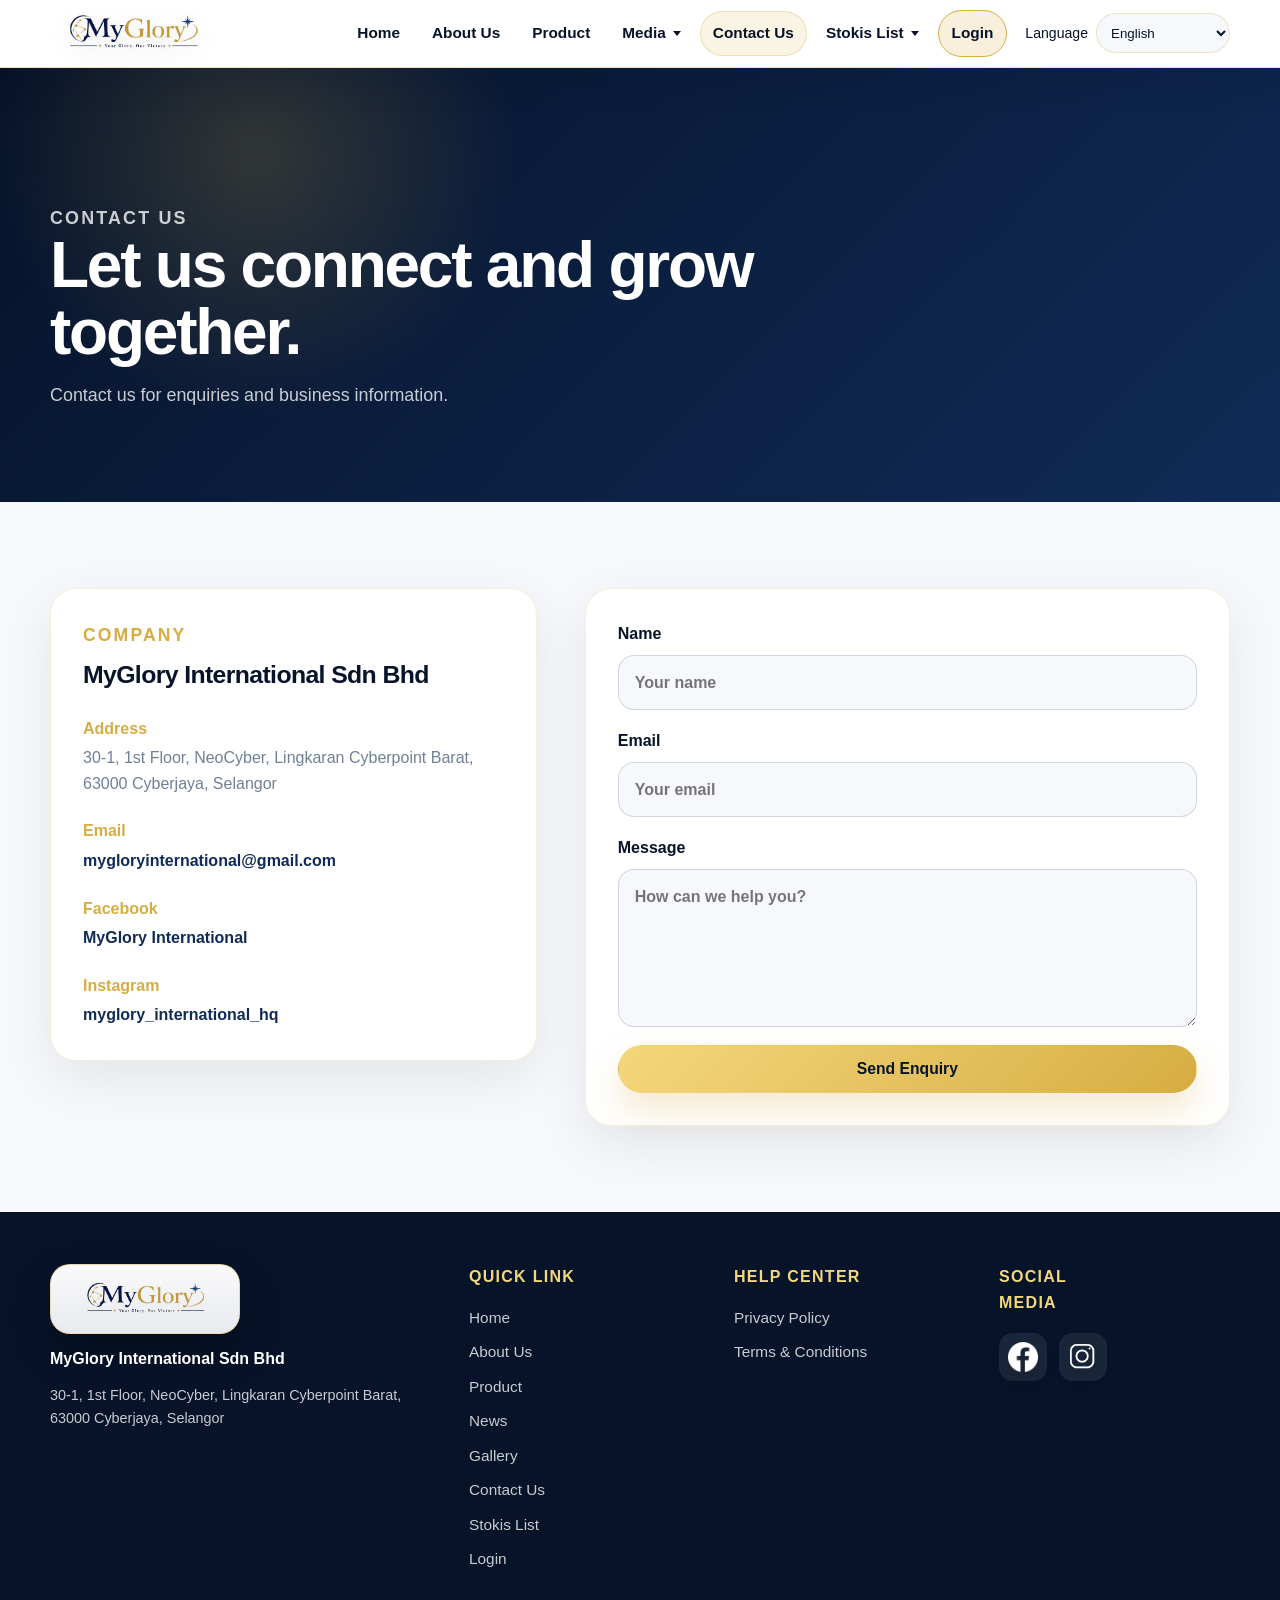
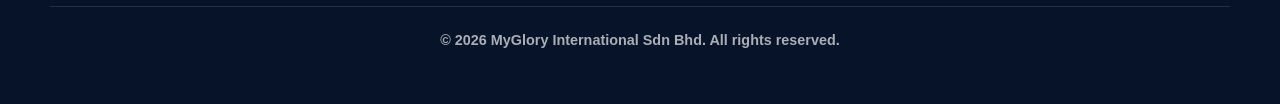
<file: contact.html>
<!DOCTYPE html>
<html lang="en">
<head>
  <meta charset="UTF-8">
  <meta name="viewport" content="width=device-width, initial-scale=1.0">
  <title>Contact Us | MyGlory International Sdn Bhd</title>
  <link rel="stylesheet" href="assets/css/style.css">
</head>
<body data-page="contact">
  <header class="site-header">
    <nav class="navbar" aria-label="Main navigation">
      <a class="brand" href="index.html" aria-label="MyGlory International home">
        <img src="assets/images/logo.png" alt="MyGlory International logo">
      </a>
      <button class="menu-toggle" type="button" aria-expanded="false" aria-controls="primary-menu">Menu</button>
      <div class="nav-panel" id="primary-menu">
        <ul class="nav-links">
          <li><a href="index.html" data-i18n="nav.home">Home</a></li>
          <li><a href="about.html" data-i18n="nav.about">About Us</a></li>
          <li><a href="product.html" data-i18n="nav.product">Product</a></li>
          <li class="dropdown">
            <button class="dropdown-toggle" type="button" aria-expanded="false" aria-haspopup="true" aria-controls="media-submenu" data-i18n="nav.media">Media</button>
            <div class="dropdown-menu" id="media-submenu">
              <a href="news.html" data-i18n="nav.news">News</a>
              <a href="gallery.html" data-i18n="nav.gallery">Gallery</a>
            </div>
          </li>
          <li><a class="active" href="contact.html" data-i18n="nav.contact">Contact Us</a></li>
          <li class="dropdown">
            <button class="dropdown-toggle" type="button" aria-expanded="false" aria-haspopup="true" aria-controls="stokis-submenu" data-i18n="nav.stokis">Stokis List</button>
            <div class="dropdown-menu" id="stokis-submenu">
              <a href="stokis.html#master" data-i18n="nav.masterStokis">Master Stokis</a>
              <a href="stokis.html#mobile" data-i18n="nav.mobileStokis">Mobile Stokis</a>
            </div>
          </li>
          <li><a class="login-link" href="https://login.myglory.com.my/" data-i18n="nav.login">Login</a></li>
        </ul>
        <label class="language-select">
          <span data-i18n="language.label">Language</span>
          <select id="language-switcher" aria-label="Select language">
            <option value="en">English</option>
            <option value="ms">Bahasa Melayu</option>
            <option value="zh">中文</option>
            <option value="ta">தமிழ்</option>
            <option value="ar">العربية</option>
          </select>
        </label>
      </div>
    </nav>
  </header>

  <main>
    <section class="page-hero">
      <p class="eyebrow" data-i18n="contact.eyebrow">Contact Us</p>
      <h1 data-i18n="contact.title">Let us connect and grow together.</h1>
      <p data-i18n="contact.lead">Contact us for enquiries and business information.</p>
    </section>

    <section class="section contact-layout">
      <div class="contact-card">
        <p class="eyebrow" data-i18n="contact.companyLabel">Company</p>
        <h2>MyGlory International Sdn Bhd</h2>
        <dl>
          <div>
            <dt data-i18n="contact.addressLabel">Address</dt>
            <dd data-i18n="contact.address">30-1, 1st Floor, NeoCyber, Lingkaran Cyberpoint Barat, 63000 Cyberjaya, Selangor</dd>
          </div>
          <div>
            <dt data-i18n="contact.emailContactLabel">Email</dt>
            <dd><a href="mailto:mygloryinternational@gmail.com">mygloryinternational@gmail.com</a></dd>
          </div>
          <div>
            <dt data-i18n="contact.facebookLabel">Facebook</dt>
            <dd><a href="https://www.facebook.com/mygloryinternational" target="_blank" rel="noopener">MyGlory International</a></dd>
          </div>
          <div>
            <dt data-i18n="contact.instagramLabel">Instagram</dt>
            <dd><a href="https://www.instagram.com/myglory_international_hq/" target="_blank" rel="noopener">myglory_international_hq</a></dd>
          </div>
        </dl>
      </div>
      <form class="contact-form" action="#" method="post">
        <label>
          <span data-i18n="contact.nameLabel">Name</span>
          <input type="text" name="name" placeholder="Your name" data-i18n-placeholder="contact.namePlaceholder">
        </label>
        <label>
          <span data-i18n="contact.emailLabel">Email</span>
          <input type="email" name="email" placeholder="Your email" data-i18n-placeholder="contact.emailPlaceholder">
        </label>
        <label>
          <span data-i18n="contact.messageLabel">Message</span>
          <textarea name="message" rows="5" placeholder="How can we help you?" data-i18n-placeholder="contact.messagePlaceholder"></textarea>
        </label>
        <button class="btn btn-primary" type="submit" data-i18n="contact.submit">Send Enquiry</button>
      </form>
    </section>
  </main>

  <footer class="site-footer">
    <div class="footer-brand">
      <img src="assets/images/logo.png" alt="MyGlory International logo">
      <p>MyGlory International Sdn Bhd</p>
      <small data-i18n="footer.address">30-1, 1st Floor, NeoCyber, Lingkaran Cyberpoint Barat, 63000 Cyberjaya, Selangor</small>
    </div>
    <div class="footer-column">
      <h2 data-i18n="footer.quickLinks">Quick Link</h2>
      <a href="index.html" data-i18n="nav.home">Home</a>
      <a href="about.html" data-i18n="nav.about">About Us</a>
      <a href="product.html" data-i18n="nav.product">Product</a>
      <a href="news.html" data-i18n="nav.news">News</a>
      <a href="gallery.html" data-i18n="nav.gallery">Gallery</a>
      <a href="contact.html" data-i18n="nav.contact">Contact Us</a>
      <a href="stokis.html" data-i18n="nav.stokis">Stokis List</a>
      <a href="https://login.myglory.com.my/" data-i18n="nav.login">Login</a>
    </div>
    <div class="footer-column">
      <h2 data-i18n="footer.helpCenter">Help Center</h2>
      <a href="privacy-policy.html" data-i18n="footer.privacyPolicy">Privacy Policy</a>
      <a href="terms-conditions.html" data-i18n="footer.termsConditions">Terms &amp; Conditions</a>
    </div>
    <div class="footer-column social-links">
      <h2 data-i18n="footer.socialMedia">Social Media</h2>
      <a class="social-icon" href="https://www.facebook.com/mygloryinternational" target="_blank" rel="noopener" aria-label="Facebook: MyGlory International"><img src="assets/images/fb.png" alt="Facebook"></a>
      <a class="social-icon" href="https://www.instagram.com/myglory_international_hq/" target="_blank" rel="noopener" aria-label="Instagram: myglory_international_hq"><img src="assets/images/ig.png" alt="Instagram"></a>
    </div>
    <div class="footer-copyright">
      <p data-i18n="footer.copyright">&copy; 2026 MyGlory International Sdn Bhd. All rights reserved.</p>
    </div>
  </footer>
  <script src="assets/js/main.js"></script>
</body>
</html>
</file>
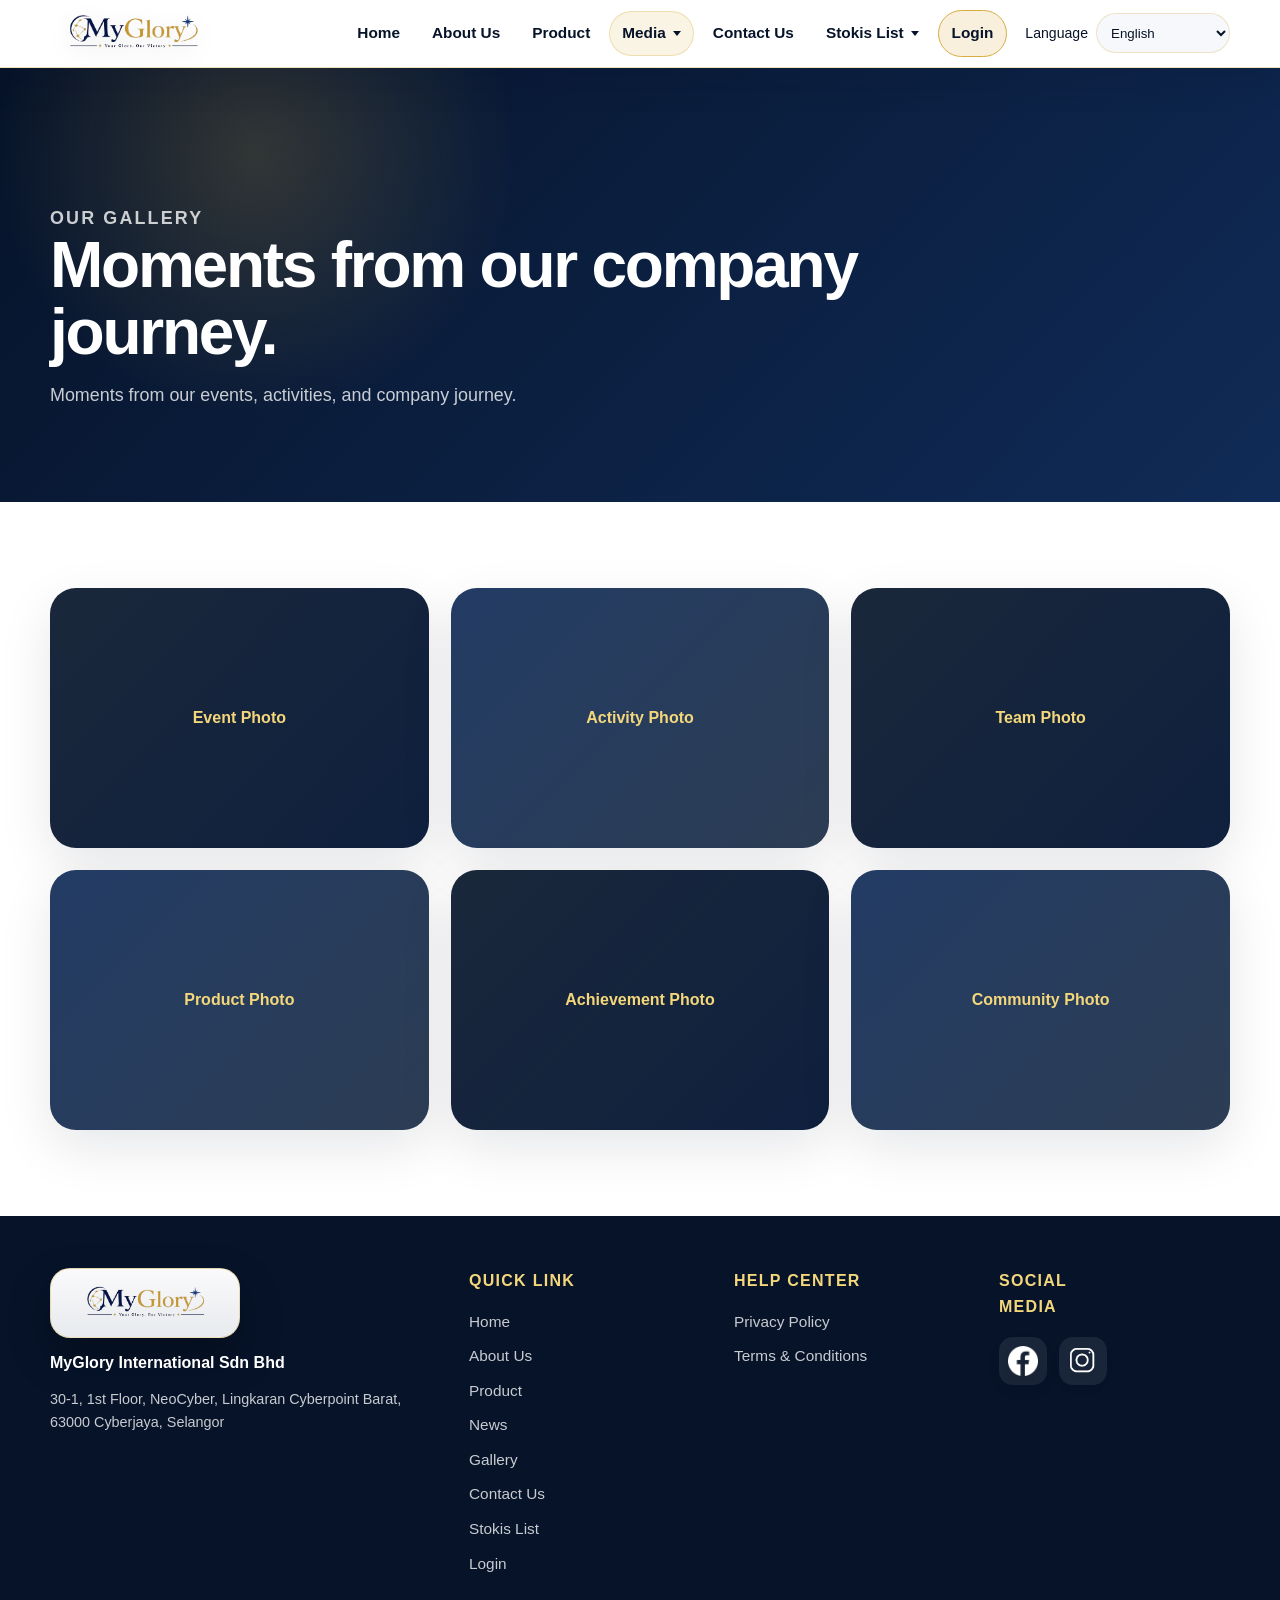
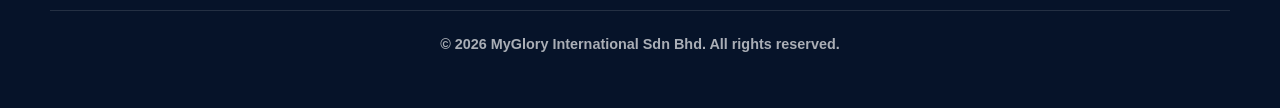
<file: gallery.html>
<!DOCTYPE html>
<html lang="en">
<head>
  <meta charset="UTF-8">
  <meta name="viewport" content="width=device-width, initial-scale=1.0">
  <title>Gallery | MyGlory International Sdn Bhd</title>
  <link rel="stylesheet" href="assets/css/style.css">
</head>
<body data-page="gallery">
  <header class="site-header">
    <nav class="navbar" aria-label="Main navigation">
      <a class="brand" href="index.html" aria-label="MyGlory International home">
        <img src="assets/images/logo.png" alt="MyGlory International logo">
      </a>
      <button class="menu-toggle" type="button" aria-expanded="false" aria-controls="primary-menu">Menu</button>
      <div class="nav-panel" id="primary-menu">
        <ul class="nav-links">
          <li><a href="index.html" data-i18n="nav.home">Home</a></li>
          <li><a href="about.html" data-i18n="nav.about">About Us</a></li>
          <li><a href="product.html" data-i18n="nav.product">Product</a></li>
          <li class="dropdown">
            <button class="dropdown-toggle active" type="button" aria-expanded="false" aria-haspopup="true" aria-controls="media-submenu" data-i18n="nav.media">Media</button>
            <div class="dropdown-menu" id="media-submenu">
              <a href="news.html" data-i18n="nav.news">News</a>
              <a class="active" href="gallery.html" data-i18n="nav.gallery">Gallery</a>
            </div>
          </li>
          <li><a href="contact.html" data-i18n="nav.contact">Contact Us</a></li>
          <li class="dropdown">
            <button class="dropdown-toggle" type="button" aria-expanded="false" aria-haspopup="true" aria-controls="stokis-submenu" data-i18n="nav.stokis">Stokis List</button>
            <div class="dropdown-menu" id="stokis-submenu">
              <a href="stokis.html#master" data-i18n="nav.masterStokis">Master Stokis</a>
              <a href="stokis.html#mobile" data-i18n="nav.mobileStokis">Mobile Stokis</a>
            </div>
          </li>
          <li><a class="login-link" href="https://login.myglory.com.my/" data-i18n="nav.login">Login</a></li>
        </ul>
        <label class="language-select">
          <span data-i18n="language.label">Language</span>
          <select id="language-switcher" aria-label="Select language">
            <option value="en">English</option>
            <option value="ms">Bahasa Melayu</option>
            <option value="zh">中文</option>
            <option value="ta">தமிழ்</option>
            <option value="ar">العربية</option>
          </select>
        </label>
      </div>
    </nav>
  </header>

  <main>
    <section class="page-hero">
      <p class="eyebrow" data-i18n="gallery.eyebrow">Our Gallery</p>
      <h1 data-i18n="gallery.title">Moments from our company journey.</h1>
      <p data-i18n="gallery.lead">Moments from our events, activities, and company journey.</p>
    </section>

    <section class="section section-light gallery-grid">
      <div class="gallery-item"><span data-i18n="gallery.item1">Event Photo</span></div>
      <div class="gallery-item"><span data-i18n="gallery.item2">Activity Photo</span></div>
      <div class="gallery-item"><span data-i18n="gallery.item3">Team Photo</span></div>
      <div class="gallery-item"><span data-i18n="gallery.item4">Product Photo</span></div>
      <div class="gallery-item"><span data-i18n="gallery.item5">Achievement Photo</span></div>
      <div class="gallery-item"><span data-i18n="gallery.item6">Community Photo</span></div>
    </section>
  </main>

  <footer class="site-footer">
    <div class="footer-brand">
      <img src="assets/images/logo.png" alt="MyGlory International logo">
      <p>MyGlory International Sdn Bhd</p>
      <small data-i18n="footer.address">30-1, 1st Floor, NeoCyber, Lingkaran Cyberpoint Barat, 63000 Cyberjaya, Selangor</small>
    </div>
    <div class="footer-column">
      <h2 data-i18n="footer.quickLinks">Quick Link</h2>
      <a href="index.html" data-i18n="nav.home">Home</a>
      <a href="about.html" data-i18n="nav.about">About Us</a>
      <a href="product.html" data-i18n="nav.product">Product</a>
      <a href="news.html" data-i18n="nav.news">News</a>
      <a href="gallery.html" data-i18n="nav.gallery">Gallery</a>
      <a href="contact.html" data-i18n="nav.contact">Contact Us</a>
      <a href="stokis.html" data-i18n="nav.stokis">Stokis List</a>
      <a href="https://login.myglory.com.my/" data-i18n="nav.login">Login</a>
    </div>
    <div class="footer-column">
      <h2 data-i18n="footer.helpCenter">Help Center</h2>
      <a href="privacy-policy.html" data-i18n="footer.privacyPolicy">Privacy Policy</a>
      <a href="terms-conditions.html" data-i18n="footer.termsConditions">Terms &amp; Conditions</a>
    </div>
    <div class="footer-column social-links">
      <h2 data-i18n="footer.socialMedia">Social Media</h2>
      <a class="social-icon" href="https://www.facebook.com/mygloryinternational" target="_blank" rel="noopener" aria-label="Facebook: MyGlory International"><img src="assets/images/fb.png" alt="Facebook"></a>
      <a class="social-icon" href="https://www.instagram.com/myglory_international_hq/" target="_blank" rel="noopener" aria-label="Instagram: myglory_international_hq"><img src="assets/images/ig.png" alt="Instagram"></a>
    </div>
    <div class="footer-copyright">
      <p data-i18n="footer.copyright">&copy; 2026 MyGlory International Sdn Bhd. All rights reserved.</p>
    </div>
  </footer>
  <script src="assets/js/main.js"></script>
</body>
</html>
</file>
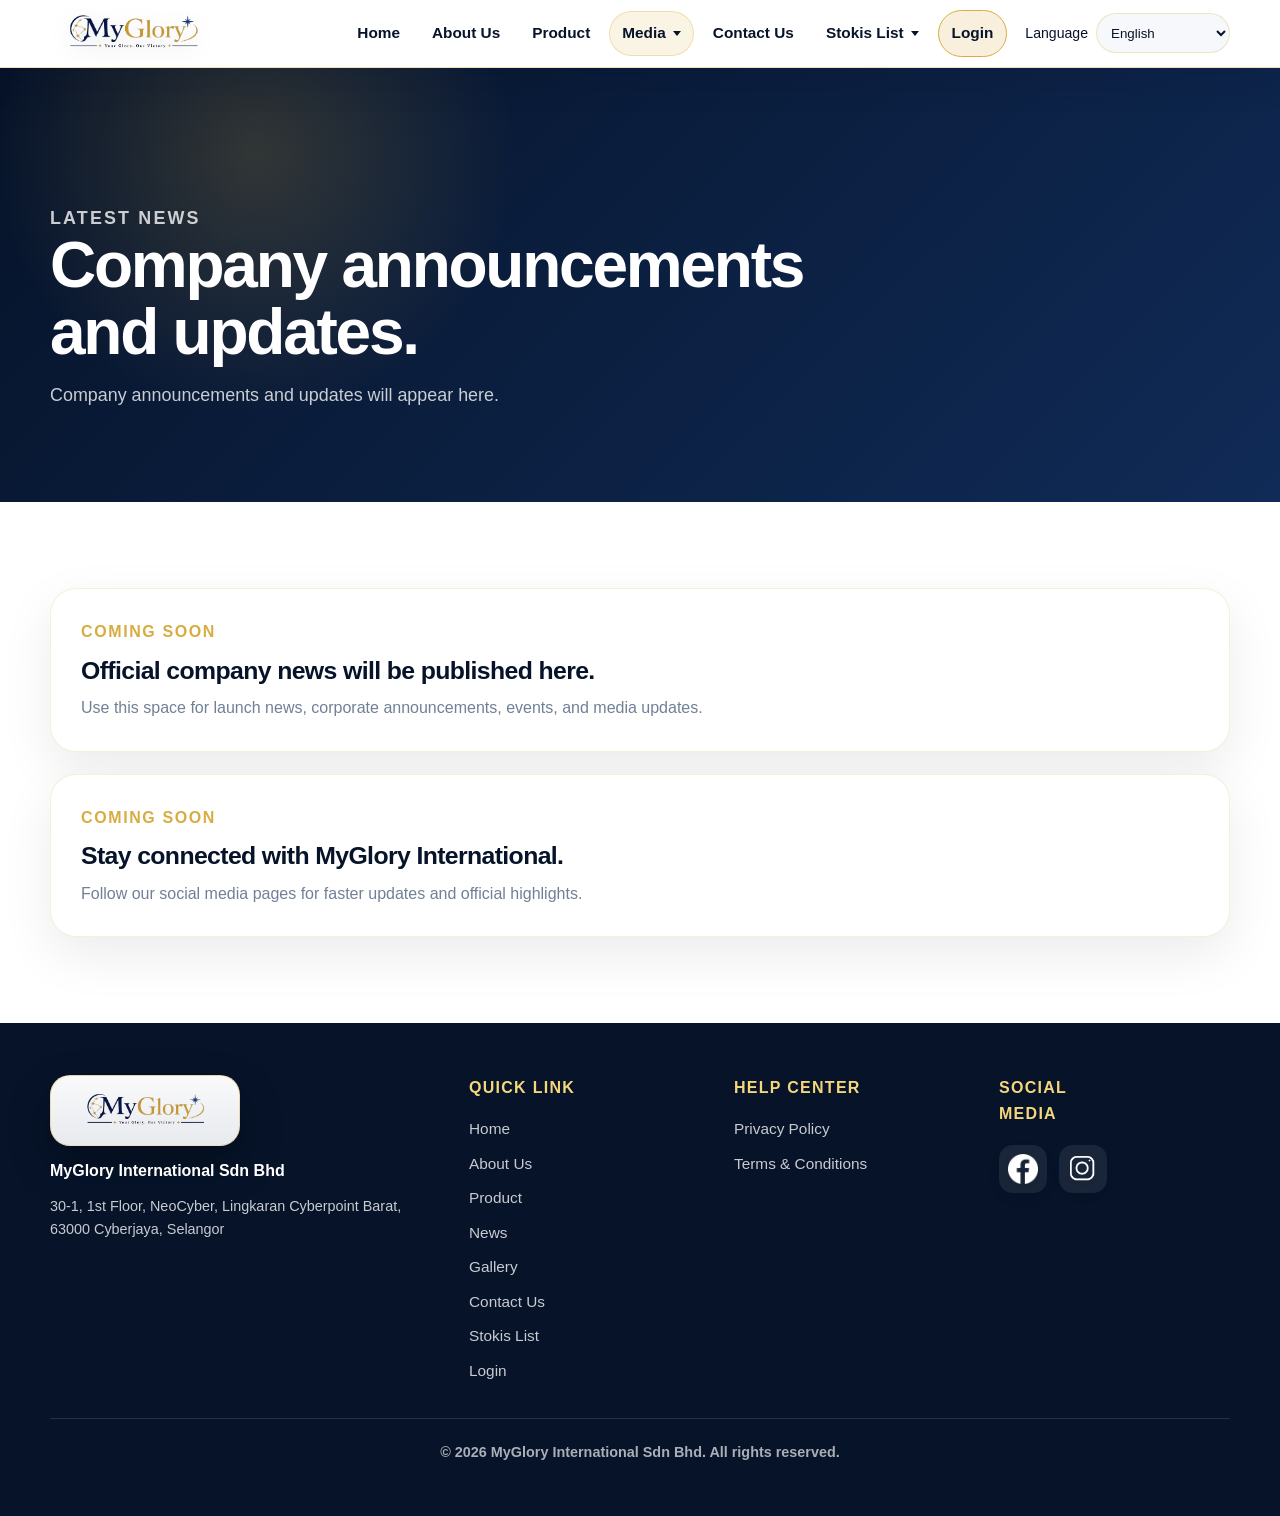
<file: news.html>
<!DOCTYPE html>
<html lang="en">
<head>
  <meta charset="UTF-8">
  <meta name="viewport" content="width=device-width, initial-scale=1.0">
  <title>News | MyGlory International Sdn Bhd</title>
  <link rel="stylesheet" href="assets/css/style.css">
</head>
<body data-page="news">
  <header class="site-header">
    <nav class="navbar" aria-label="Main navigation">
      <a class="brand" href="index.html" aria-label="MyGlory International home">
        <img src="assets/images/logo.png" alt="MyGlory International logo">
      </a>
      <button class="menu-toggle" type="button" aria-expanded="false" aria-controls="primary-menu">Menu</button>
      <div class="nav-panel" id="primary-menu">
        <ul class="nav-links">
          <li><a href="index.html" data-i18n="nav.home">Home</a></li>
          <li><a href="about.html" data-i18n="nav.about">About Us</a></li>
          <li><a href="product.html" data-i18n="nav.product">Product</a></li>
          <li class="dropdown">
            <button class="dropdown-toggle active" type="button" aria-expanded="false" aria-haspopup="true" aria-controls="media-submenu" data-i18n="nav.media">Media</button>
            <div class="dropdown-menu" id="media-submenu">
              <a class="active" href="news.html" data-i18n="nav.news">News</a>
              <a href="gallery.html" data-i18n="nav.gallery">Gallery</a>
            </div>
          </li>
          <li><a href="contact.html" data-i18n="nav.contact">Contact Us</a></li>
          <li class="dropdown">
            <button class="dropdown-toggle" type="button" aria-expanded="false" aria-haspopup="true" aria-controls="stokis-submenu" data-i18n="nav.stokis">Stokis List</button>
            <div class="dropdown-menu" id="stokis-submenu">
              <a href="stokis.html#master" data-i18n="nav.masterStokis">Master Stokis</a>
              <a href="stokis.html#mobile" data-i18n="nav.mobileStokis">Mobile Stokis</a>
            </div>
          </li>
          <li><a class="login-link" href="https://login.myglory.com.my/" data-i18n="nav.login">Login</a></li>
        </ul>
        <label class="language-select">
          <span data-i18n="language.label">Language</span>
          <select id="language-switcher" aria-label="Select language">
            <option value="en">English</option>
            <option value="ms">Bahasa Melayu</option>
            <option value="zh">中文</option>
            <option value="ta">தமிழ்</option>
            <option value="ar">العربية</option>
          </select>
        </label>
      </div>
    </nav>
  </header>

  <main>
    <section class="page-hero">
      <p class="eyebrow" data-i18n="news.eyebrow">Latest News</p>
      <h1 data-i18n="news.title">Company announcements and updates.</h1>
      <p data-i18n="news.lead">Company announcements and updates will appear here.</p>
    </section>

    <section class="section section-light news-list">
      <article class="news-card">
        <p class="date" data-i18n="news.date1">Coming Soon</p>
        <h2 data-i18n="news.item1Title">Official company news will be published here.</h2>
        <p data-i18n="news.item1Text">Use this space for launch news, corporate announcements, events, and media updates.</p>
      </article>
      <article class="news-card">
        <p class="date" data-i18n="news.date2">Coming Soon</p>
        <h2 data-i18n="news.item2Title">Stay connected with MyGlory International.</h2>
        <p data-i18n="news.item2Text">Follow our social media pages for faster updates and official highlights.</p>
      </article>
    </section>
  </main>

  <footer class="site-footer">
    <div class="footer-brand">
      <img src="assets/images/logo.png" alt="MyGlory International logo">
      <p>MyGlory International Sdn Bhd</p>
      <small data-i18n="footer.address">30-1, 1st Floor, NeoCyber, Lingkaran Cyberpoint Barat, 63000 Cyberjaya, Selangor</small>
    </div>
    <div class="footer-column">
      <h2 data-i18n="footer.quickLinks">Quick Link</h2>
      <a href="index.html" data-i18n="nav.home">Home</a>
      <a href="about.html" data-i18n="nav.about">About Us</a>
      <a href="product.html" data-i18n="nav.product">Product</a>
      <a href="news.html" data-i18n="nav.news">News</a>
      <a href="gallery.html" data-i18n="nav.gallery">Gallery</a>
      <a href="contact.html" data-i18n="nav.contact">Contact Us</a>
      <a href="stokis.html" data-i18n="nav.stokis">Stokis List</a>
      <a href="https://login.myglory.com.my/" data-i18n="nav.login">Login</a>
    </div>
    <div class="footer-column">
      <h2 data-i18n="footer.helpCenter">Help Center</h2>
      <a href="privacy-policy.html" data-i18n="footer.privacyPolicy">Privacy Policy</a>
      <a href="terms-conditions.html" data-i18n="footer.termsConditions">Terms &amp; Conditions</a>
    </div>
    <div class="footer-column social-links">
      <h2 data-i18n="footer.socialMedia">Social Media</h2>
      <a class="social-icon" href="https://www.facebook.com/mygloryinternational" target="_blank" rel="noopener" aria-label="Facebook: MyGlory International"><img src="assets/images/fb.png" alt="Facebook"></a>
      <a class="social-icon" href="https://www.instagram.com/myglory_international_hq/" target="_blank" rel="noopener" aria-label="Instagram: myglory_international_hq"><img src="assets/images/ig.png" alt="Instagram"></a>
    </div>
    <div class="footer-copyright">
      <p data-i18n="footer.copyright">&copy; 2026 MyGlory International Sdn Bhd. All rights reserved.</p>
    </div>
  </footer>
  <script src="assets/js/main.js"></script>
</body>
</html>
</file>
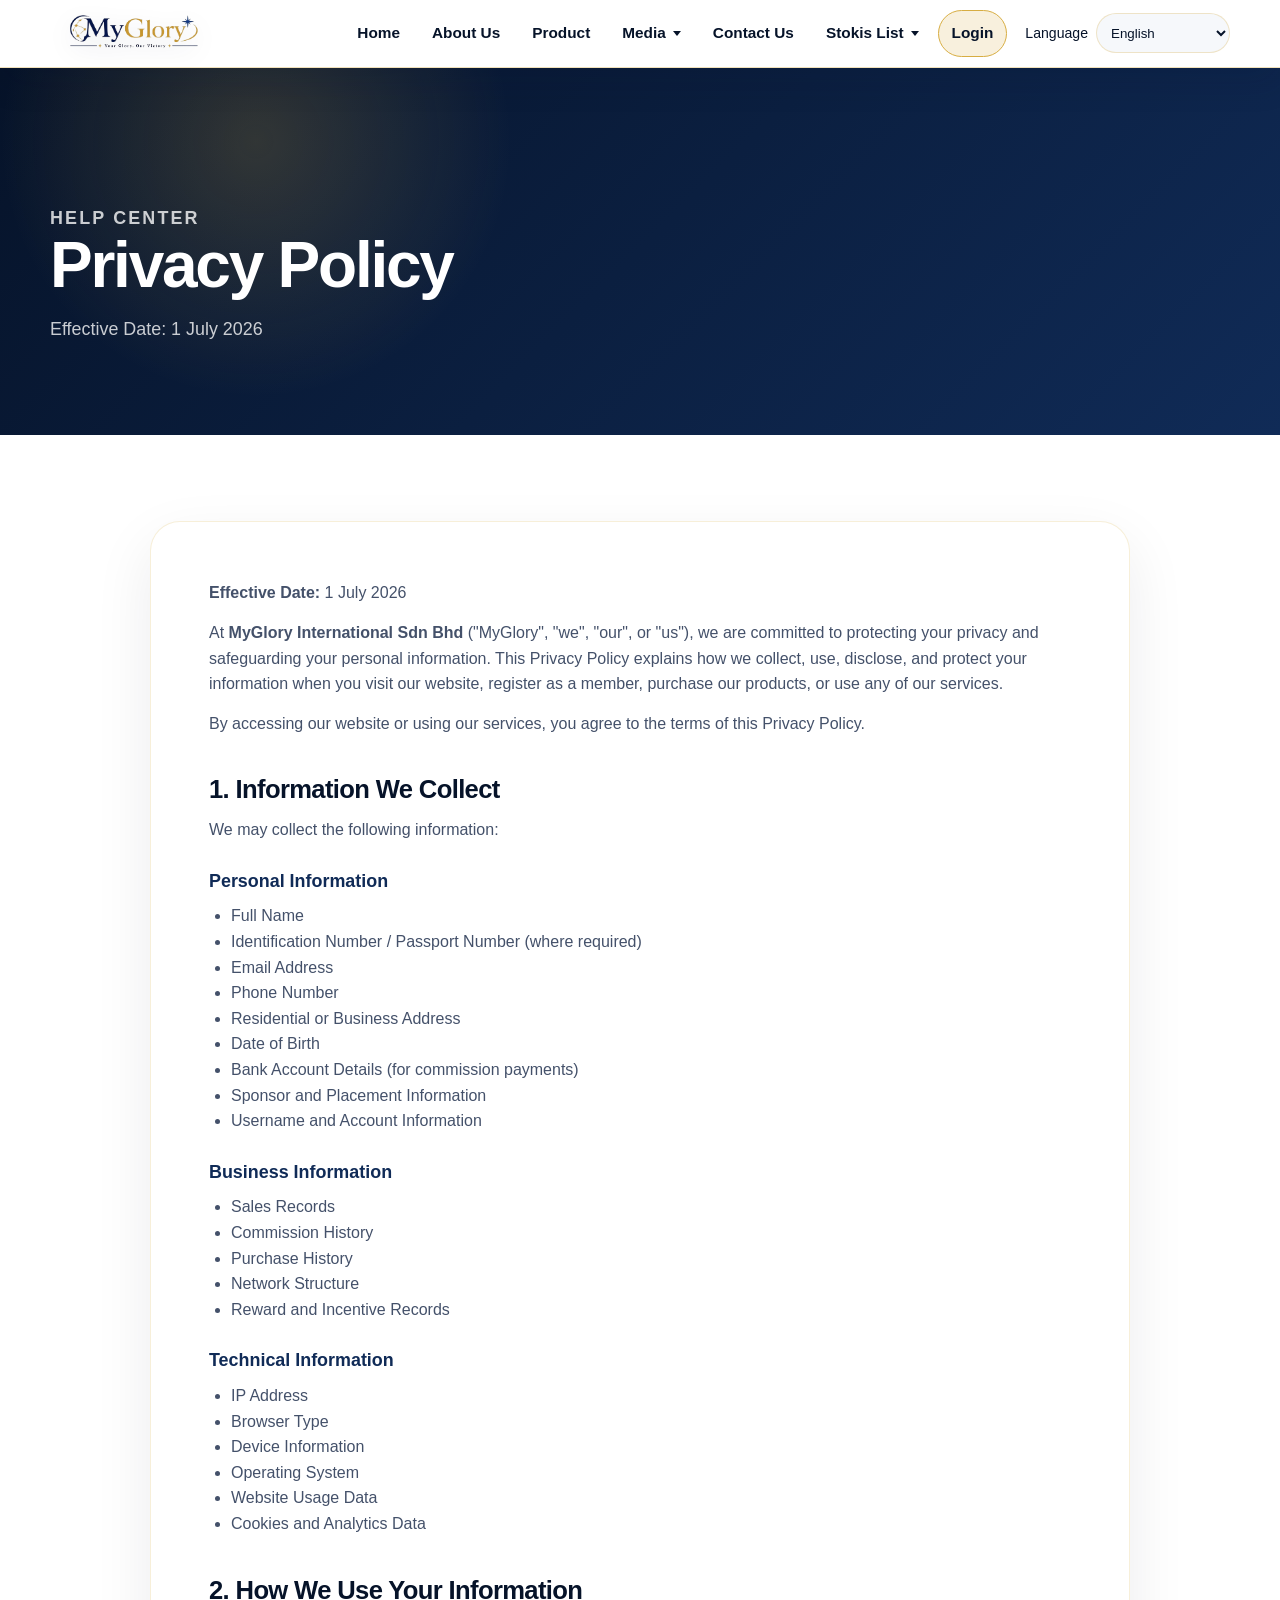
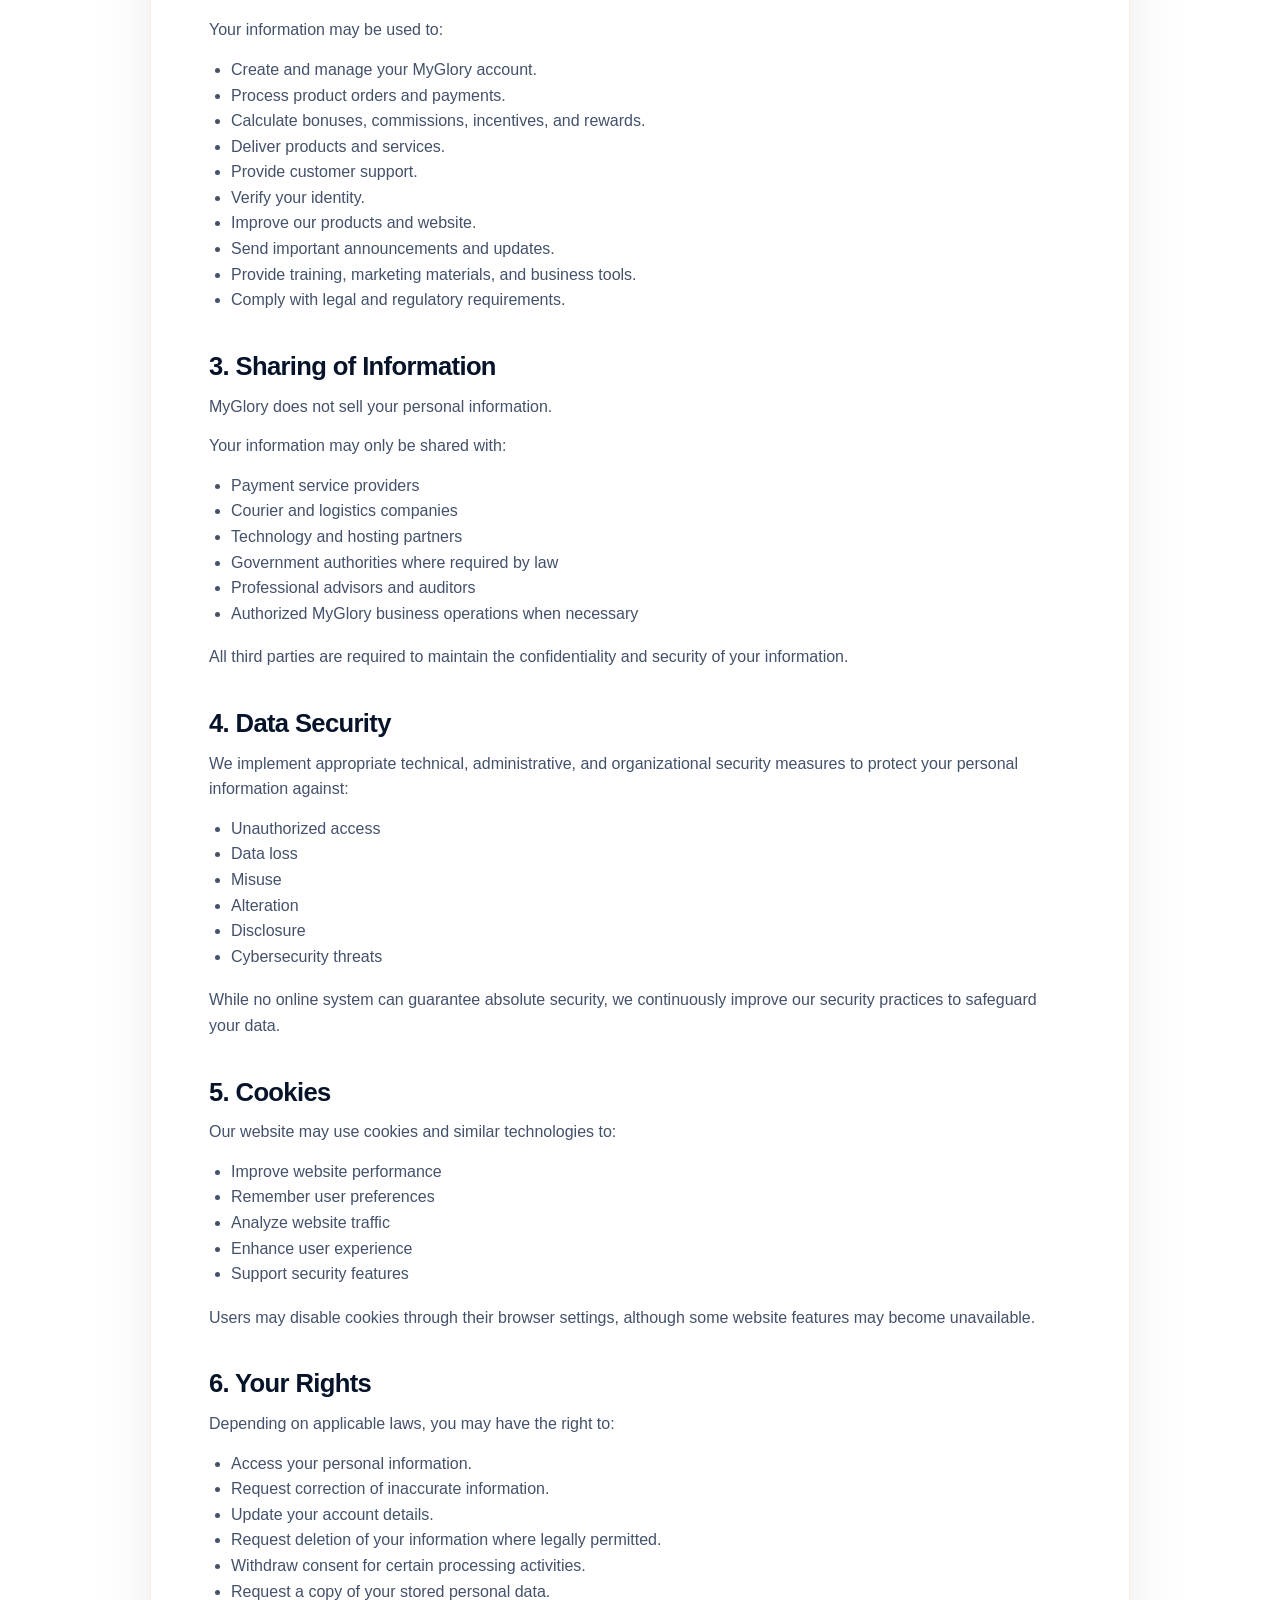
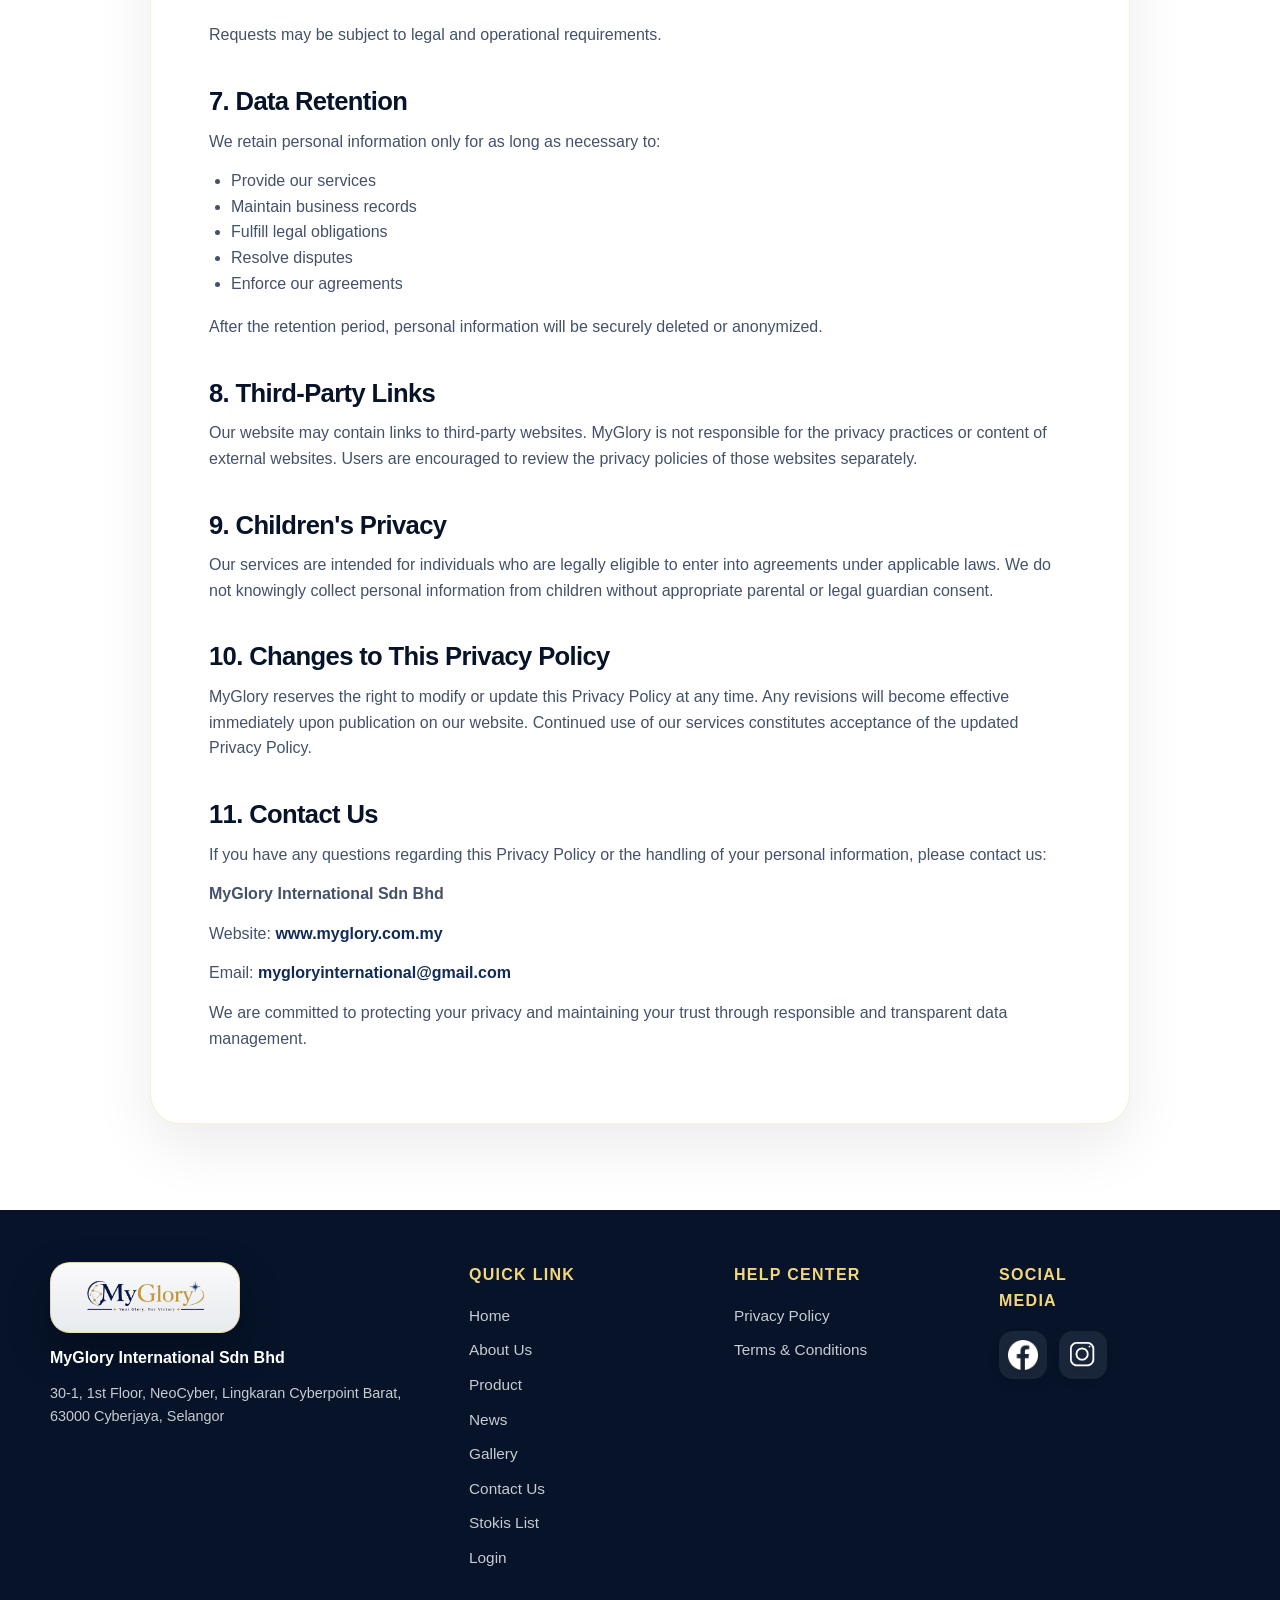
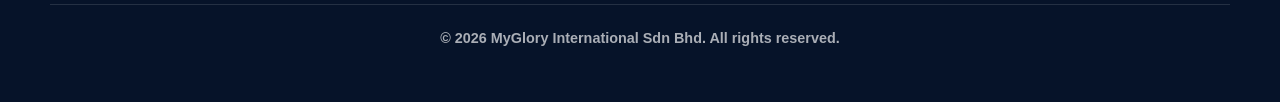
<file: privacy-policy.html>
<!DOCTYPE html>
<html lang="en">
<head>
  <meta charset="UTF-8">
  <meta name="viewport" content="width=device-width, initial-scale=1.0">
  <title>Privacy Policy | MyGlory International Sdn Bhd</title>
  <link rel="stylesheet" href="assets/css/style.css">
</head>
<body data-page="privacy-policy">
  <header class="site-header">
    <nav class="navbar" aria-label="Main navigation">
      <a class="brand" href="index.html" aria-label="MyGlory International home">
        <img src="assets/images/logo.png" alt="MyGlory International logo">
      </a>
      <button class="menu-toggle" type="button" aria-expanded="false" aria-controls="primary-menu">Menu</button>
      <div class="nav-panel" id="primary-menu">
        <ul class="nav-links">
          <li><a href="index.html" data-i18n="nav.home">Home</a></li>
          <li><a href="about.html" data-i18n="nav.about">About Us</a></li>
          <li><a href="product.html" data-i18n="nav.product">Product</a></li>
          <li class="dropdown">
            <button class="dropdown-toggle" type="button" aria-expanded="false" aria-haspopup="true" aria-controls="media-submenu" data-i18n="nav.media">Media</button>
            <div class="dropdown-menu" id="media-submenu">
              <a href="news.html" data-i18n="nav.news">News</a>
              <a href="gallery.html" data-i18n="nav.gallery">Gallery</a>
            </div>
          </li>
          <li><a href="contact.html" data-i18n="nav.contact">Contact Us</a></li>
          <li class="dropdown">
            <button class="dropdown-toggle" type="button" aria-expanded="false" aria-haspopup="true" aria-controls="stokis-submenu" data-i18n="nav.stokis">Stokis List</button>
            <div class="dropdown-menu" id="stokis-submenu">
              <a href="stokis.html#master" data-i18n="nav.masterStokis">Master Stokis</a>
              <a href="stokis.html#mobile" data-i18n="nav.mobileStokis">Mobile Stokis</a>
            </div>
          </li>
          <li><a class="login-link" href="https://login.myglory.com.my/" data-i18n="nav.login">Login</a></li>
        </ul>
        <label class="language-select">
          <span data-i18n="language.label">Language</span>
          <select id="language-switcher" aria-label="Select language">
            <option value="en">English</option>
            <option value="ms">Bahasa Melayu</option>
            <option value="zh">中文</option>
            <option value="ta">தமிழ்</option>
            <option value="ar">العربية</option>
          </select>
        </label>
      </div>
    </nav>
  </header>

  <main>
    <section class="page-hero legal-hero">
      <p class="eyebrow" data-i18n="footer.helpCenter">Help Center</p>
      <h1 data-i18n="footer.privacyPolicy">Privacy Policy</h1>
      <p>Effective Date: 1 July 2026</p>
    </section>

    <section class="section section-light">
      <article class="legal-content">
        <p><strong>Effective Date:</strong> 1 July 2026</p>
        <p>At <strong>MyGlory International Sdn Bhd</strong> ("MyGlory", "we", "our", or "us"), we are committed to protecting your privacy and safeguarding your personal information. This Privacy Policy explains how we collect, use, disclose, and protect your information when you visit our website, register as a member, purchase our products, or use any of our services.</p>
        <p>By accessing our website or using our services, you agree to the terms of this Privacy Policy.</p>

        <h2>1. Information We Collect</h2>
        <p>We may collect the following information:</p>
        <h3>Personal Information</h3>
        <ul>
          <li>Full Name</li>
          <li>Identification Number / Passport Number (where required)</li>
          <li>Email Address</li>
          <li>Phone Number</li>
          <li>Residential or Business Address</li>
          <li>Date of Birth</li>
          <li>Bank Account Details (for commission payments)</li>
          <li>Sponsor and Placement Information</li>
          <li>Username and Account Information</li>
        </ul>

        <h3>Business Information</h3>
        <ul>
          <li>Sales Records</li>
          <li>Commission History</li>
          <li>Purchase History</li>
          <li>Network Structure</li>
          <li>Reward and Incentive Records</li>
        </ul>

        <h3>Technical Information</h3>
        <ul>
          <li>IP Address</li>
          <li>Browser Type</li>
          <li>Device Information</li>
          <li>Operating System</li>
          <li>Website Usage Data</li>
          <li>Cookies and Analytics Data</li>
        </ul>

        <h2>2. How We Use Your Information</h2>
        <p>Your information may be used to:</p>
        <ul>
          <li>Create and manage your MyGlory account.</li>
          <li>Process product orders and payments.</li>
          <li>Calculate bonuses, commissions, incentives, and rewards.</li>
          <li>Deliver products and services.</li>
          <li>Provide customer support.</li>
          <li>Verify your identity.</li>
          <li>Improve our products and website.</li>
          <li>Send important announcements and updates.</li>
          <li>Provide training, marketing materials, and business tools.</li>
          <li>Comply with legal and regulatory requirements.</li>
        </ul>

        <h2>3. Sharing of Information</h2>
        <p>MyGlory does not sell your personal information.</p>
        <p>Your information may only be shared with:</p>
        <ul>
          <li>Payment service providers</li>
          <li>Courier and logistics companies</li>
          <li>Technology and hosting partners</li>
          <li>Government authorities where required by law</li>
          <li>Professional advisors and auditors</li>
          <li>Authorized MyGlory business operations when necessary</li>
        </ul>
        <p>All third parties are required to maintain the confidentiality and security of your information.</p>

        <h2>4. Data Security</h2>
        <p>We implement appropriate technical, administrative, and organizational security measures to protect your personal information against:</p>
        <ul>
          <li>Unauthorized access</li>
          <li>Data loss</li>
          <li>Misuse</li>
          <li>Alteration</li>
          <li>Disclosure</li>
          <li>Cybersecurity threats</li>
        </ul>
        <p>While no online system can guarantee absolute security, we continuously improve our security practices to safeguard your data.</p>

        <h2>5. Cookies</h2>
        <p>Our website may use cookies and similar technologies to:</p>
        <ul>
          <li>Improve website performance</li>
          <li>Remember user preferences</li>
          <li>Analyze website traffic</li>
          <li>Enhance user experience</li>
          <li>Support security features</li>
        </ul>
        <p>Users may disable cookies through their browser settings, although some website features may become unavailable.</p>

        <h2>6. Your Rights</h2>
        <p>Depending on applicable laws, you may have the right to:</p>
        <ul>
          <li>Access your personal information.</li>
          <li>Request correction of inaccurate information.</li>
          <li>Update your account details.</li>
          <li>Request deletion of your information where legally permitted.</li>
          <li>Withdraw consent for certain processing activities.</li>
          <li>Request a copy of your stored personal data.</li>
        </ul>
        <p>Requests may be subject to legal and operational requirements.</p>

        <h2>7. Data Retention</h2>
        <p>We retain personal information only for as long as necessary to:</p>
        <ul>
          <li>Provide our services</li>
          <li>Maintain business records</li>
          <li>Fulfill legal obligations</li>
          <li>Resolve disputes</li>
          <li>Enforce our agreements</li>
        </ul>
        <p>After the retention period, personal information will be securely deleted or anonymized.</p>

        <h2>8. Third-Party Links</h2>
        <p>Our website may contain links to third-party websites. MyGlory is not responsible for the privacy practices or content of external websites. Users are encouraged to review the privacy policies of those websites separately.</p>

        <h2>9. Children's Privacy</h2>
        <p>Our services are intended for individuals who are legally eligible to enter into agreements under applicable laws. We do not knowingly collect personal information from children without appropriate parental or legal guardian consent.</p>

        <h2>10. Changes to This Privacy Policy</h2>
        <p>MyGlory reserves the right to modify or update this Privacy Policy at any time. Any revisions will become effective immediately upon publication on our website. Continued use of our services constitutes acceptance of the updated Privacy Policy.</p>

        <h2>11. Contact Us</h2>
        <p>If you have any questions regarding this Privacy Policy or the handling of your personal information, please contact us:</p>
        <p><strong>MyGlory International Sdn Bhd</strong></p>
        <p>Website: <strong><a href="http://www.myglory.com.my" target="_blank" rel="noopener">www.myglory.com.my</a></strong></p>
        <p>Email: <strong><a href="mailto:mygloryinternational@gmail.com">mygloryinternational@gmail.com</a></strong></p>
        <p>We are committed to protecting your privacy and maintaining your trust through responsible and transparent data management.</p>
      </article>
    </section>
  </main>

  <footer class="site-footer">
    <div class="footer-brand">
      <img src="assets/images/logo.png" alt="MyGlory International logo">
      <p>MyGlory International Sdn Bhd</p>
      <small data-i18n="footer.address">30-1, 1st Floor, NeoCyber, Lingkaran Cyberpoint Barat, 63000 Cyberjaya, Selangor</small>
    </div>
    <div class="footer-column">
      <h2 data-i18n="footer.quickLinks">Quick Link</h2>
      <a href="index.html" data-i18n="nav.home">Home</a>
      <a href="about.html" data-i18n="nav.about">About Us</a>
      <a href="product.html" data-i18n="nav.product">Product</a>
      <a href="news.html" data-i18n="nav.news">News</a>
      <a href="gallery.html" data-i18n="nav.gallery">Gallery</a>
      <a href="contact.html" data-i18n="nav.contact">Contact Us</a>
      <a href="stokis.html" data-i18n="nav.stokis">Stokis List</a>
      <a href="https://login.myglory.com.my/" data-i18n="nav.login">Login</a>
    </div>
    <div class="footer-column">
      <h2 data-i18n="footer.helpCenter">Help Center</h2>
      <a href="privacy-policy.html" data-i18n="footer.privacyPolicy">Privacy Policy</a>
      <a href="terms-conditions.html" data-i18n="footer.termsConditions">Terms &amp; Conditions</a>
    </div>
    <div class="footer-column social-links">
      <h2 data-i18n="footer.socialMedia">Social Media</h2>
      <a class="social-icon" href="https://www.facebook.com/mygloryinternational" target="_blank" rel="noopener" aria-label="Facebook: MyGlory International"><img src="assets/images/fb.png" alt="Facebook"></a>
      <a class="social-icon" href="https://www.instagram.com/myglory_international_hq/" target="_blank" rel="noopener" aria-label="Instagram: myglory_international_hq"><img src="assets/images/ig.png" alt="Instagram"></a>
    </div>
    <div class="footer-copyright">
      <p data-i18n="footer.copyright">&copy; 2026 MyGlory International Sdn Bhd. All rights reserved.</p>
    </div>
  </footer>
  <script src="assets/js/main.js"></script>
</body>
</html>
</file>
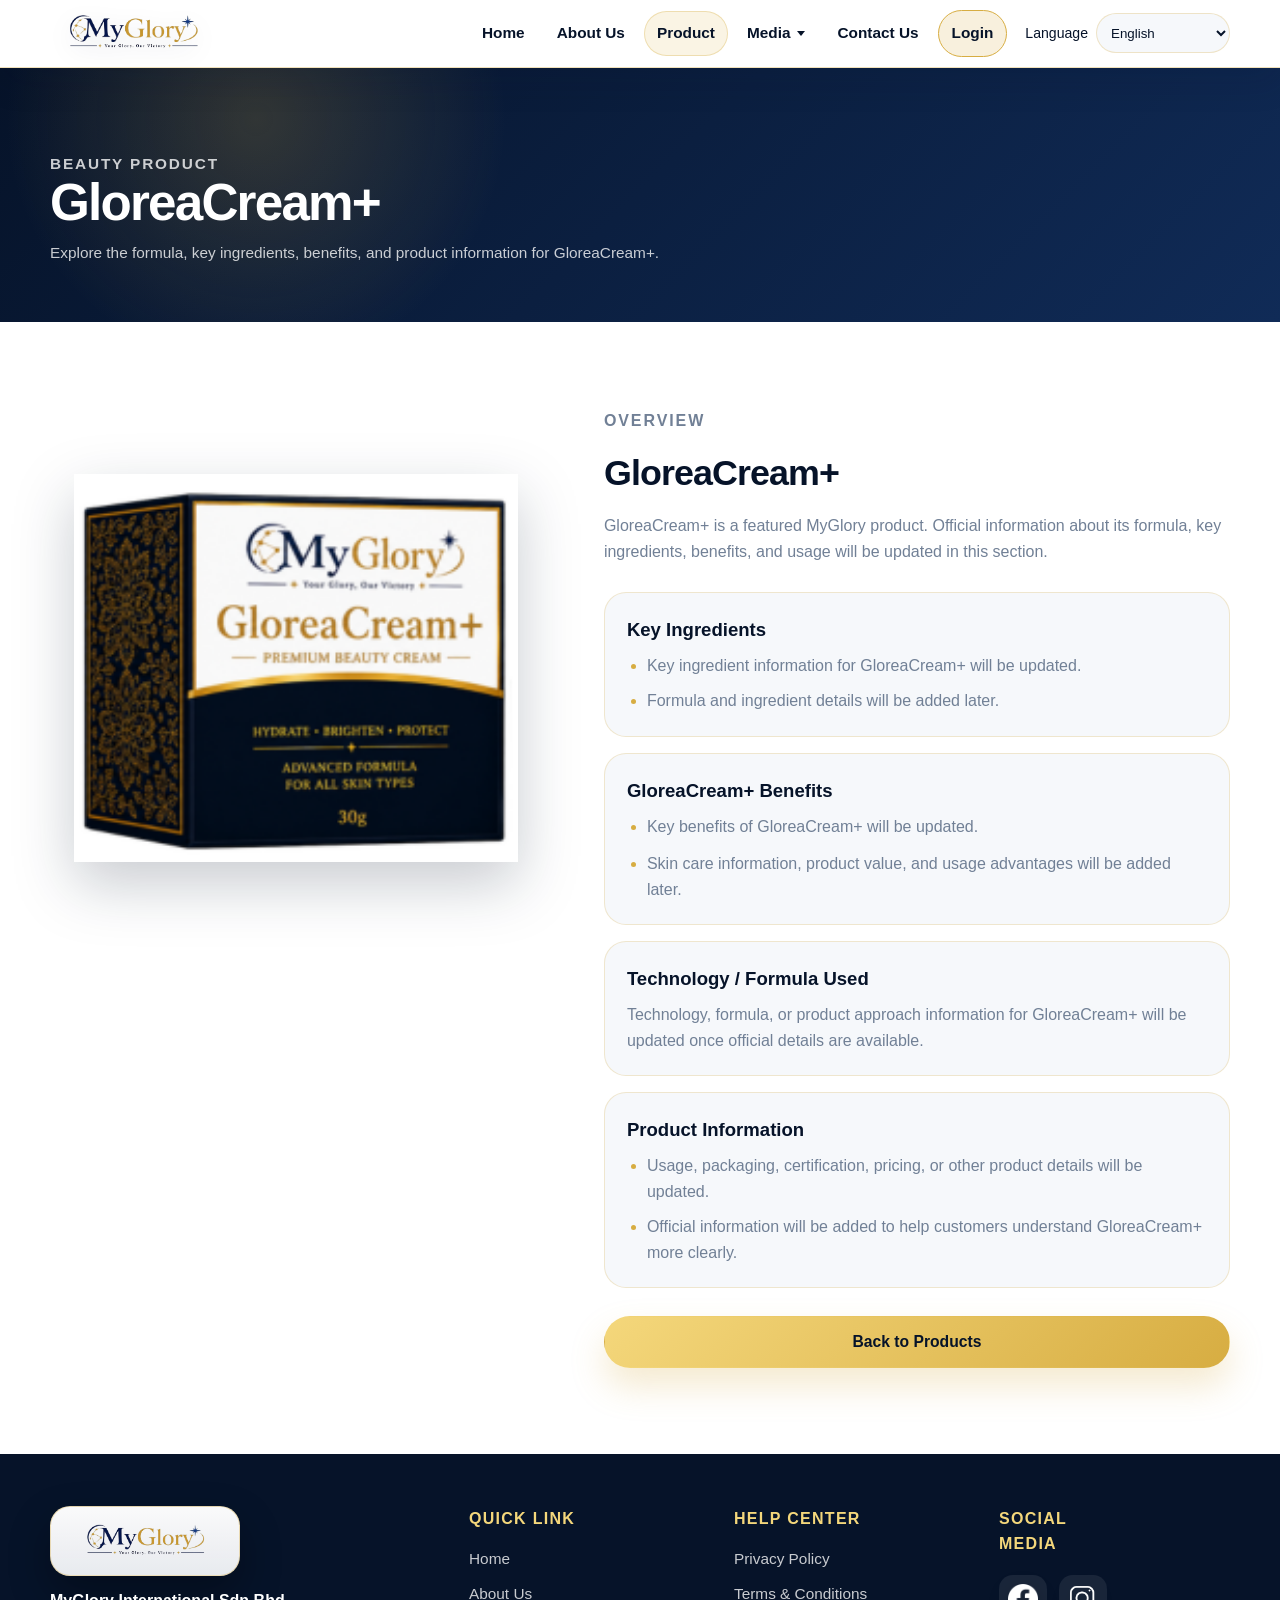
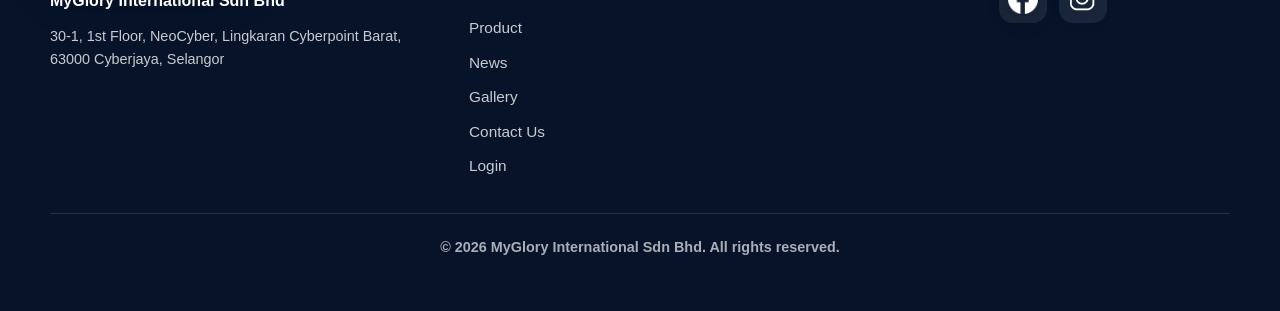
<file: product-gloreacream.html>
<!DOCTYPE html>
<html lang="en">
<head>
  <meta charset="UTF-8">
  <meta name="viewport" content="width=device-width, initial-scale=1.0">
  <title>GloreaCream+ | MyGlory International Sdn Bhd</title>
  <link rel="stylesheet" href="assets/css/style.css">
</head>
<body data-page="product-detail">
  <header class="site-header">
    <nav class="navbar" aria-label="Main navigation">
      <a class="brand" href="index.html" aria-label="MyGlory International home">
        <img src="assets/images/logo.png" alt="MyGlory International logo">
      </a>
      <button class="menu-toggle" type="button" aria-expanded="false" aria-controls="primary-menu">Menu</button>
      <div class="nav-panel" id="primary-menu">
        <ul class="nav-links">
          <li><a href="index.html" data-i18n="nav.home">Home</a></li>
          <li><a href="about.html" data-i18n="nav.about">About Us</a></li>
          <li><a class="active" href="product.html" data-i18n="nav.product">Product</a></li>
          <li class="dropdown">
            <button class="dropdown-toggle" type="button" aria-expanded="false" aria-haspopup="true" aria-controls="media-submenu" data-i18n="nav.media">Media</button>
            <div class="dropdown-menu" id="media-submenu">
              <a href="news.html" data-i18n="nav.news">News</a>
              <a href="gallery.html" data-i18n="nav.gallery">Gallery</a>
            </div>
          </li>
          <li><a href="contact.html" data-i18n="nav.contact">Contact Us</a></li>
          <li><a class="login-link" href="https://login.myglory.com.my/" data-i18n="nav.login">Login</a></li>
        </ul>
        <label class="language-select">
          <span data-i18n="language.label">Language</span>
          <select id="language-switcher" aria-label="Select language">
            <option value="en">English</option>
            <option value="ms">Bahasa Melayu</option>
            <option value="zh">中文</option>
            <option value="ta">தமிழ்</option>
            <option value="ar">العربية</option>
          </select>
        </label>
      </div>
    </nav>
  </header>

  <main>
    <section class="page-hero product-detail-hero">
      <p class="eyebrow" data-i18n="product.categoryBeauty">Beauty Product</p>
      <h1 data-i18n="product.gloreaName">GloreaCream+</h1>
      <p data-i18n="detail.gloreaHeroLead">Ketahui formulasi, bahan utama, manfaat, dan maklumat produk GloreaCream+.</p>
    </section>

    <section class="section product-detail-layout shila-product-layout">
      <div class="product-detail-image">
        <img src="assets/images/glorea.png" alt="GloreaCream+ product">
      </div>
      <div class="product-detail-content">
        <p class="eyebrow" data-i18n="detail.overview">Gambaran Keseluruhan</p>
        <h2>GloreaCream+</h2>
        <p data-i18n="detail.gloreaOverviewFull">GloreaCream+ ialah produk pilihan MyGlory. Maklumat rasmi berkaitan formulasi, bahan utama, manfaat, dan penggunaan produk akan dikemas kini di bahagian ini.</p>
        <div class="detail-info-grid shila-detail-grid">
          <article>
            <h3 data-i18n="detail.ingredientsTitle">Bahan Utama</h3>
            <ul class="product-detail-list">
              <li data-i18n="detail.gloreaIngredientPlaceholder1">Maklumat bahan utama GloreaCream+ akan dikemas kini.</li>
              <li data-i18n="detail.formulaPlaceholder">Butiran formulasi dan kandungan produk akan ditambah kemudian.</li>
            </ul>
          </article>
          <article>
            <h3 data-i18n="detail.gloreaBenefitsTitle">Manfaat GloreaCream+</h3>
            <ul class="product-detail-list benefit-list">
              <li data-i18n="detail.gloreaBenefitPlaceholder1">Manfaat utama GloreaCream+ akan dikemas kini.</li>
              <li data-i18n="detail.gloreaBenefitPlaceholder2">Maklumat penjagaan kulit, nilai produk, dan kelebihan penggunaan akan ditambah kemudian.</li>
            </ul>
          </article>
          <article>
            <h3 data-i18n="detail.formulaTechnologyTitle">Teknologi / Formula Digunakan</h3>
            <p data-i18n="detail.gloreaFormulaText">Maklumat teknologi, formula, atau pendekatan produk GloreaCream+ akan dikemas kini selepas maklumat rasmi disediakan.</p>
          </article>
          <article class="technology-card">
            <h3 data-i18n="detail.productInfo">Maklumat Produk</h3>
            <ul class="product-detail-list">
              <li data-i18n="detail.productInfoPlaceholder1">Maklumat penggunaan, pembungkusan, pensijilan, harga, atau butiran produk lain akan dikemas kini.</li>
              <li data-i18n="detail.gloreaProductInfoPlaceholder2">Maklumat rasmi akan ditambah untuk membantu pelanggan memahami GloreaCream+ dengan lebih jelas.</li>
            </ul>
          </article>
        </div>
        <a class="btn btn-primary" href="product.html" data-i18n="detail.backProducts">Back to Products</a>
      </div>
    </section>
  </main>

  <footer class="site-footer">
    <div class="footer-brand">
      <img src="assets/images/logo.png" alt="MyGlory International logo">
      <p>MyGlory International Sdn Bhd</p>
      <small data-i18n="footer.address">30-1, 1st Floor, NeoCyber, Lingkaran Cyberpoint Barat, 63000 Cyberjaya, Selangor</small>
    </div>
    <div class="footer-column">
      <h2 data-i18n="footer.quickLinks">Quick Link</h2>
      <a href="index.html" data-i18n="nav.home">Home</a>
      <a href="about.html" data-i18n="nav.about">About Us</a>
      <a href="product.html" data-i18n="nav.product">Product</a>
      <a href="news.html" data-i18n="nav.news">News</a>
      <a href="gallery.html" data-i18n="nav.gallery">Gallery</a>
      <a href="contact.html" data-i18n="nav.contact">Contact Us</a>
      <a href="https://login.myglory.com.my/" data-i18n="nav.login">Login</a>
    </div>
    <div class="footer-column">
      <h2 data-i18n="footer.helpCenter">Help Center</h2>
      <a href="privacy-policy.html" data-i18n="footer.privacyPolicy">Privacy Policy</a>
      <a href="terms-conditions.html" data-i18n="footer.termsConditions">Terms &amp; Conditions</a>
    </div>
    <div class="footer-column social-links">
      <h2 data-i18n="footer.socialMedia">Social Media</h2>
      <a class="social-icon" href="https://www.facebook.com/mygloryinternational" target="_blank" rel="noopener" aria-label="Facebook: MyGlory International"><img src="assets/images/fb.png" alt="Facebook"></a>
      <a class="social-icon" href="https://www.instagram.com/myglory_international_hq/" target="_blank" rel="noopener" aria-label="Instagram: myglory_international_hq"><img src="assets/images/ig.png" alt="Instagram"></a>
    </div>
    <div class="footer-copyright">
      <p data-i18n="footer.copyright">&copy; 2026 MyGlory International Sdn Bhd. All rights reserved.</p>
    </div>
  </footer>
  <script src="assets/js/main.js"></script>
</body>
</html>
</file>
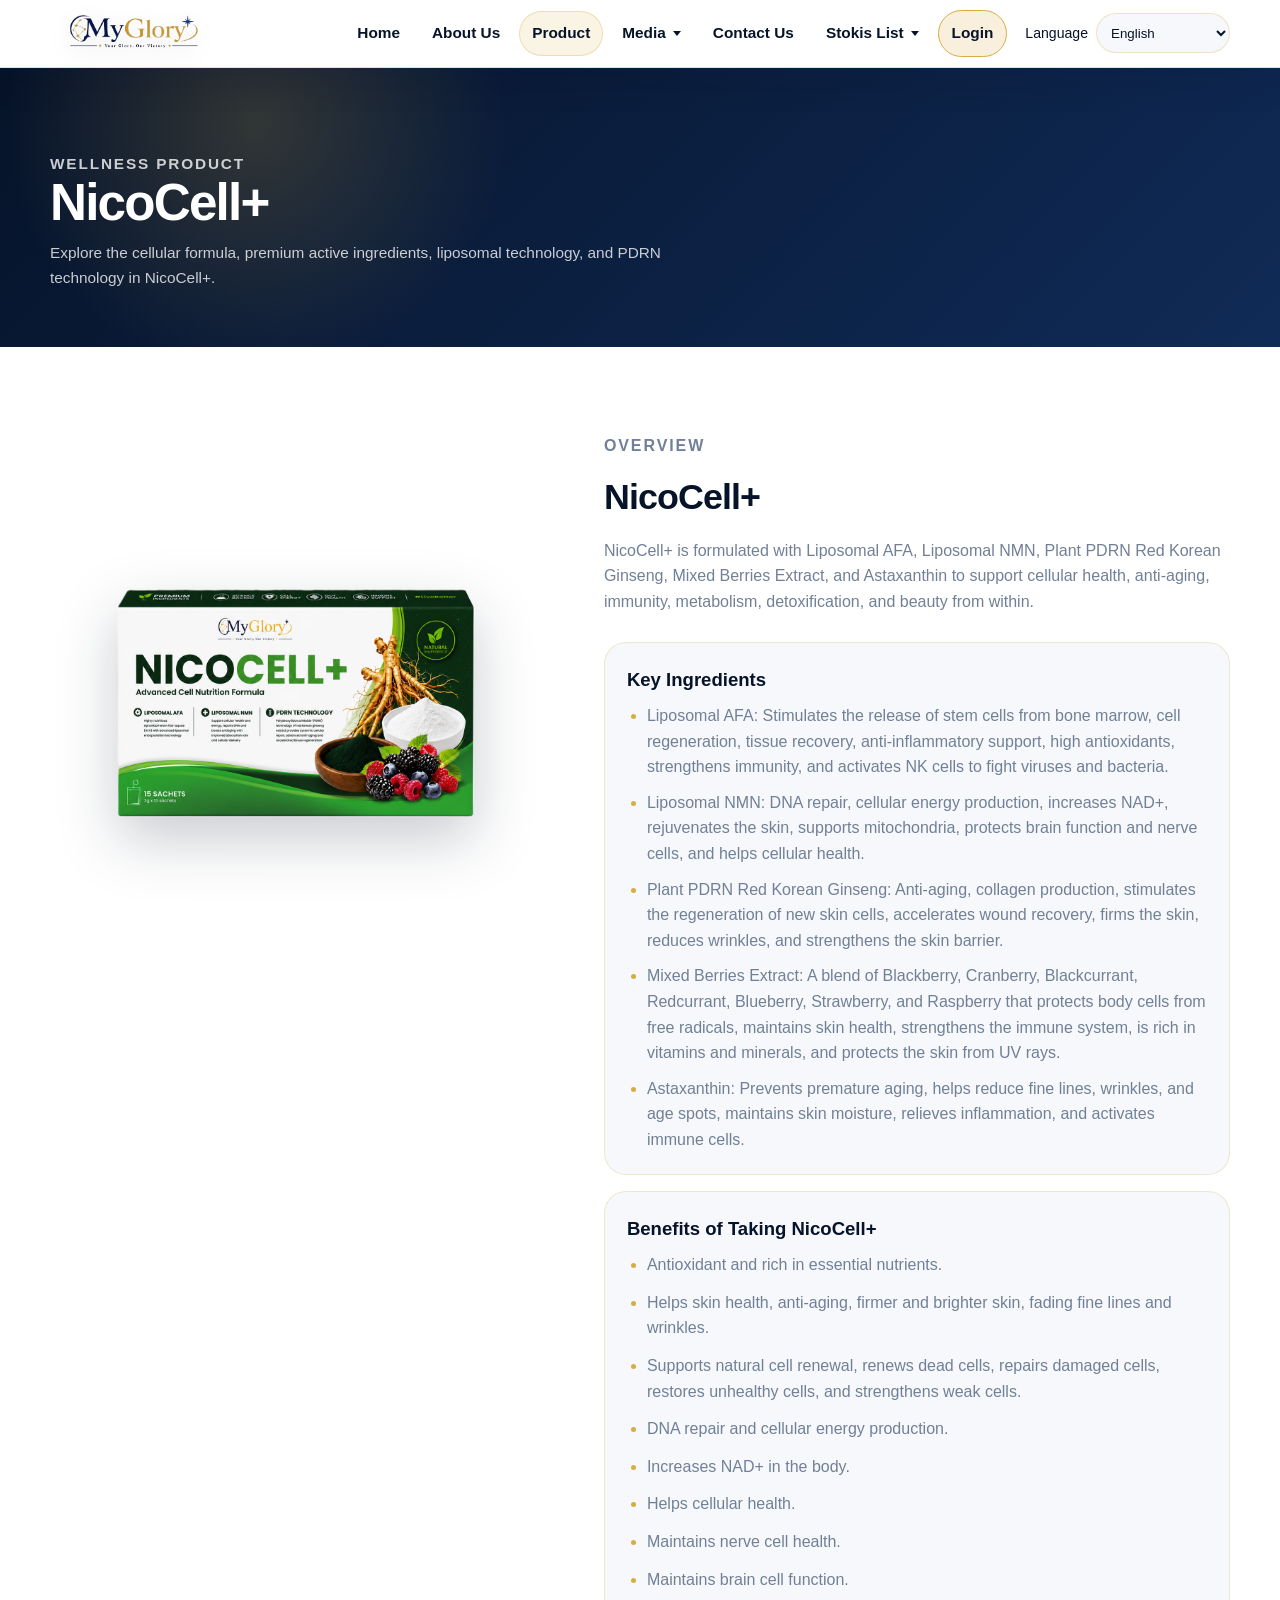
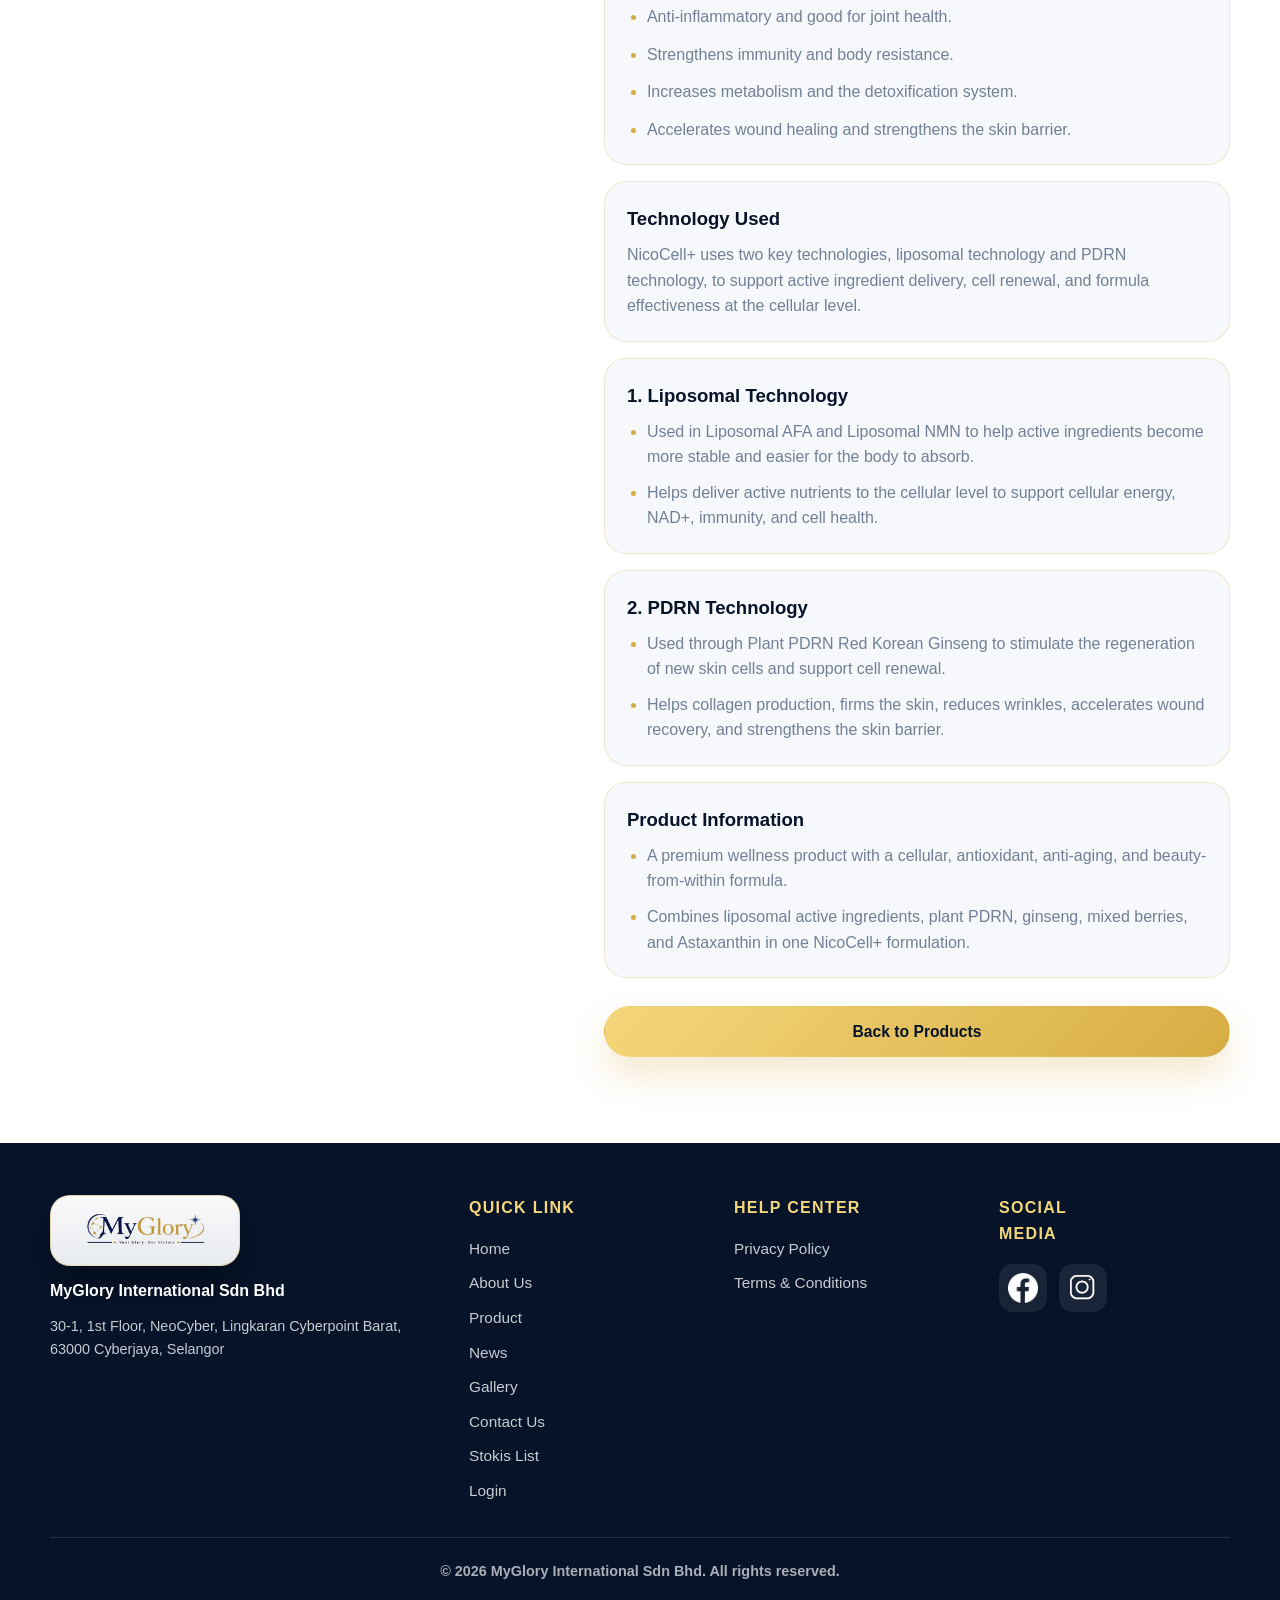
<file: product-nicocell.html>
<!DOCTYPE html>
<html lang="en">
<head>
  <meta charset="UTF-8">
  <meta name="viewport" content="width=device-width, initial-scale=1.0">
  <title>NicoCell+ | MyGlory International Sdn Bhd</title>
  <link rel="stylesheet" href="assets/css/style.css">
</head>
<body data-page="product-detail">
  <header class="site-header">
    <nav class="navbar" aria-label="Main navigation">
      <a class="brand" href="index.html" aria-label="MyGlory International home">
        <img src="assets/images/logo.png" alt="MyGlory International logo">
      </a>
      <button class="menu-toggle" type="button" aria-expanded="false" aria-controls="primary-menu">Menu</button>
      <div class="nav-panel" id="primary-menu">
        <ul class="nav-links">
          <li><a href="index.html" data-i18n="nav.home">Home</a></li>
          <li><a href="about.html" data-i18n="nav.about">About Us</a></li>
          <li><a class="active" href="product.html" data-i18n="nav.product">Product</a></li>
          <li class="dropdown">
            <button class="dropdown-toggle" type="button" aria-expanded="false" aria-haspopup="true" aria-controls="media-submenu" data-i18n="nav.media">Media</button>
            <div class="dropdown-menu" id="media-submenu">
              <a href="news.html" data-i18n="nav.news">News</a>
              <a href="gallery.html" data-i18n="nav.gallery">Gallery</a>
            </div>
          </li>
          <li><a href="contact.html" data-i18n="nav.contact">Contact Us</a></li>
          <li class="dropdown">
            <button class="dropdown-toggle" type="button" aria-expanded="false" aria-haspopup="true" aria-controls="stokis-submenu" data-i18n="nav.stokis">Stokis List</button>
            <div class="dropdown-menu" id="stokis-submenu">
              <a href="stokis.html#master" data-i18n="nav.masterStokis">Master Stokis</a>
              <a href="stokis.html#mobile" data-i18n="nav.mobileStokis">Mobile Stokis</a>
            </div>
          </li>
          <li><a class="login-link" href="https://login.myglory.com.my/" data-i18n="nav.login">Login</a></li>
        </ul>
        <label class="language-select">
          <span data-i18n="language.label">Language</span>
          <select id="language-switcher" aria-label="Select language">
            <option value="en">English</option>
            <option value="ms">Bahasa Melayu</option>
            <option value="zh">中文</option>
            <option value="ta">தமிழ்</option>
            <option value="ar">العربية</option>
          </select>
        </label>
      </div>
    </nav>
  </header>

  <main>
    <section class="page-hero product-detail-hero">
      <p class="eyebrow" data-i18n="product.categoryWellness">Wellness Product</p>
      <h1 data-i18n="product.nicoName">NicoCell+</h1>
      <p data-i18n="detail.nicoHeroLead">Ketahui formulasi selular, bahan aktif premium, teknologi liposomal, dan teknologi PDRN dalam NicoCell+.</p>
    </section>

    <section class="section product-detail-layout shila-product-layout">
      <div class="product-detail-image">
        <img src="assets/images/nico.png" alt="NicoCell+ product">
      </div>
      <div class="product-detail-content">
        <p class="eyebrow" data-i18n="detail.overview">Gambaran Keseluruhan</p>
        <h2>NicoCell+</h2>
        <p data-i18n="detail.nicoOverviewFull">NicoCell+ diformulasi dengan gabungan Liposomal AFA, Liposomal NMN, Plant PDRN Red Korean Ginseng, Ekstrak Mixed Berries, dan Astaxanthin untuk menyokong kesihatan selular, anti-penuaan, imuniti, metabolisme, detoksifikasi, dan kecantikan kulit dari dalam.</p>
        <div class="detail-info-grid shila-detail-grid">
          <article>
            <h3 data-i18n="detail.ingredientsTitle">Bahan Utama</h3>
            <ul class="product-detail-list">
              <li data-i18n="detail.nicoIngredient1">Liposomal AFA: Merangsang pembebasan sel stem dari tulang sum-sum, regenerasi sel, pemulihan tisu, anti-radang, antioksidan tinggi, menguatkan imun, dan mengaktifkan sel NK melawan virus serta bakteria.</li>
              <li data-i18n="detail.nicoIngredient2">Liposomal NMN: Pembaikan DNA, penghasilan tenaga sel, meningkatkan NAD+, meremajakan kulit, menyokong mitokondria, melindungi fungsi otak dan sel saraf, serta membantu kesihatan selular.</li>
              <li data-i18n="detail.nicoIngredient3">Plant PDRN Red Korean Ginseng: Anti-penuaan, pengeluaran kolagen, merangsang pertumbuhan semula sel kulit baru, mempercepatkan pemulihan luka, menganjalkan kulit, mengurangkan kedutan, dan menguatkan lapisan pelindung kulit.</li>
              <li data-i18n="detail.nicoIngredient4">Ekstrak Mixed Berries: Gabungan Blackberry, Cranberry, Blackcurrant, Redcurrant, Blueberry, Strawberry, dan Raspberry yang melindungi sel badan dari radikal bebas, menjaga kesihatan kulit, memperkukuh sistem imun badan, kaya dengan vitamin dan mineral, serta melindungi kulit dari sinar UV.</li>
              <li data-i18n="detail.nicoIngredient5">Astaxanthin: Mencegah penuaan pramatang, membantu mengurangkan garis halus, kedutan dan jeragat akibat penuaan, mengekalkan kelembapan kulit, meredakan keradangan, dan mengaktifkan sel imun.</li>
            </ul>
          </article>
          <article>
            <h3 data-i18n="detail.nicoBenefitsTitle">Kelebihan Mengamalkan NicoCell+</h3>
            <ul class="product-detail-list benefit-list">
              <li data-i18n="detail.nicoBenefit1">Antioksidan dan kaya dengan nutrien penting.</li>
              <li data-i18n="detail.nicoBenefit2">Membantu kesihatan kulit, anti-penuaan, kulit lebih anjal, cerah, memudarkan garis halus dan kedutan.</li>
              <li data-i18n="detail.nicoBenefit3">Menyokong pembaharuan sel semulajadi, memperbaharui sel mati, memperbaiki sel rosak, memulihkan sel sakit, dan menguatkan sel lemah.</li>
              <li data-i18n="detail.nicoBenefit4">Pembaikan DNA dan penghasilan tenaga sel.</li>
              <li data-i18n="detail.nicoBenefit5">Meningkatkan NAD+ dalam tubuh.</li>
              <li data-i18n="detail.nicoBenefit6">Membantu kesihatan selular.</li>
              <li data-i18n="detail.nicoBenefit7">Menjaga kesihatan sel saraf.</li>
              <li data-i18n="detail.nicoBenefit8">Menjaga fungsi sel otak.</li>
              <li data-i18n="detail.nicoBenefit9">Anti-radang dan bagus untuk kesihatan sendi.</li>
              <li data-i18n="detail.nicoBenefit10">Menguatkan imun dan kekebalan tubuh.</li>
              <li data-i18n="detail.nicoBenefit11">Meningkatkan metabolisme dan sistem detoksifikasi.</li>
              <li data-i18n="detail.nicoBenefit12">Mempercepatkan penyembuhan luka dan menguatkan lapisan pelindung kulit.</li>
            </ul>
          </article>
          <article>
            <h3 data-i18n="detail.technologyTitle">Teknologi Digunakan</h3>
            <p data-i18n="detail.nicoTechnologyIntro">NicoCell+ menggunakan dua teknologi utama, iaitu teknologi liposomal dan teknologi PDRN, untuk menyokong penghantaran bahan aktif, pembaharuan sel, dan keberkesanan formulasi pada peringkat selular.</p>
          </article>
          <article class="technology-card">
            <h3 data-i18n="detail.nicoTech1Title">1. Teknologi Liposomal</h3>
            <ul class="product-detail-list">
              <li data-i18n="detail.nicoTech1Text1">Digunakan pada Liposomal AFA dan Liposomal NMN untuk membantu bahan aktif lebih stabil dan lebih mudah diserap oleh tubuh.</li>
              <li data-i18n="detail.nicoTech1Text2">Membantu penghantaran nutrien aktif ke peringkat selular bagi menyokong tenaga sel, NAD+, imuniti, dan kesihatan sel.</li>
            </ul>
          </article>
          <article class="technology-card">
            <h3 data-i18n="detail.nicoTech2Title">2. Teknologi PDRN</h3>
            <ul class="product-detail-list">
              <li data-i18n="detail.nicoTech2Text1">Digunakan melalui Plant PDRN Red Korean Ginseng untuk merangsang pertumbuhan semula sel kulit baru dan menyokong pembaharuan sel.</li>
              <li data-i18n="detail.nicoTech2Text2">Membantu pengeluaran kolagen, menganjalkan kulit, mengurangkan kedutan, mempercepatkan pemulihan luka, dan menguatkan lapisan pelindung kulit.</li>
            </ul>
          </article>
          <article class="technology-card">
            <h3 data-i18n="detail.productInfo">Maklumat Produk</h3>
            <ul class="product-detail-list">
              <li data-i18n="detail.nicoProductInfo1">Produk wellness premium dengan formulasi selular, antioksidan, anti-penuaan, dan kecantikan dari dalam.</li>
              <li data-i18n="detail.nicoProductInfo2">Menggabungkan bahan aktif liposomal, PDRN tumbuhan, ginseng, mixed berries, dan Astaxanthin dalam satu formulasi NicoCell+.</li>
            </ul>
          </article>
        </div>
        <a class="btn btn-primary" href="product.html" data-i18n="detail.backProducts">Back to Products</a>
      </div>
    </section>
  </main>

  <footer class="site-footer">
    <div class="footer-brand">
      <img src="assets/images/logo.png" alt="MyGlory International logo">
      <p>MyGlory International Sdn Bhd</p>
      <small data-i18n="footer.address">30-1, 1st Floor, NeoCyber, Lingkaran Cyberpoint Barat, 63000 Cyberjaya, Selangor</small>
    </div>
    <div class="footer-column">
      <h2 data-i18n="footer.quickLinks">Quick Link</h2>
      <a href="index.html" data-i18n="nav.home">Home</a>
      <a href="about.html" data-i18n="nav.about">About Us</a>
      <a href="product.html" data-i18n="nav.product">Product</a>
      <a href="news.html" data-i18n="nav.news">News</a>
      <a href="gallery.html" data-i18n="nav.gallery">Gallery</a>
      <a href="contact.html" data-i18n="nav.contact">Contact Us</a>
      <a href="stokis.html" data-i18n="nav.stokis">Stokis List</a>
      <a href="https://login.myglory.com.my/" data-i18n="nav.login">Login</a>
    </div>
    <div class="footer-column">
      <h2 data-i18n="footer.helpCenter">Help Center</h2>
      <a href="privacy-policy.html" data-i18n="footer.privacyPolicy">Privacy Policy</a>
      <a href="terms-conditions.html" data-i18n="footer.termsConditions">Terms &amp; Conditions</a>
    </div>
    <div class="footer-column social-links">
      <h2 data-i18n="footer.socialMedia">Social Media</h2>
      <a class="social-icon" href="https://www.facebook.com/mygloryinternational" target="_blank" rel="noopener" aria-label="Facebook: MyGlory International"><img src="assets/images/fb.png" alt="Facebook"></a>
      <a class="social-icon" href="https://www.instagram.com/myglory_international_hq/" target="_blank" rel="noopener" aria-label="Instagram: myglory_international_hq"><img src="assets/images/ig.png" alt="Instagram"></a>
    </div>
    <div class="footer-copyright">
      <p data-i18n="footer.copyright">&copy; 2026 MyGlory International Sdn Bhd. All rights reserved.</p>
    </div>
  </footer>
  <script src="assets/js/main.js"></script>
</body>
</html>
</file>
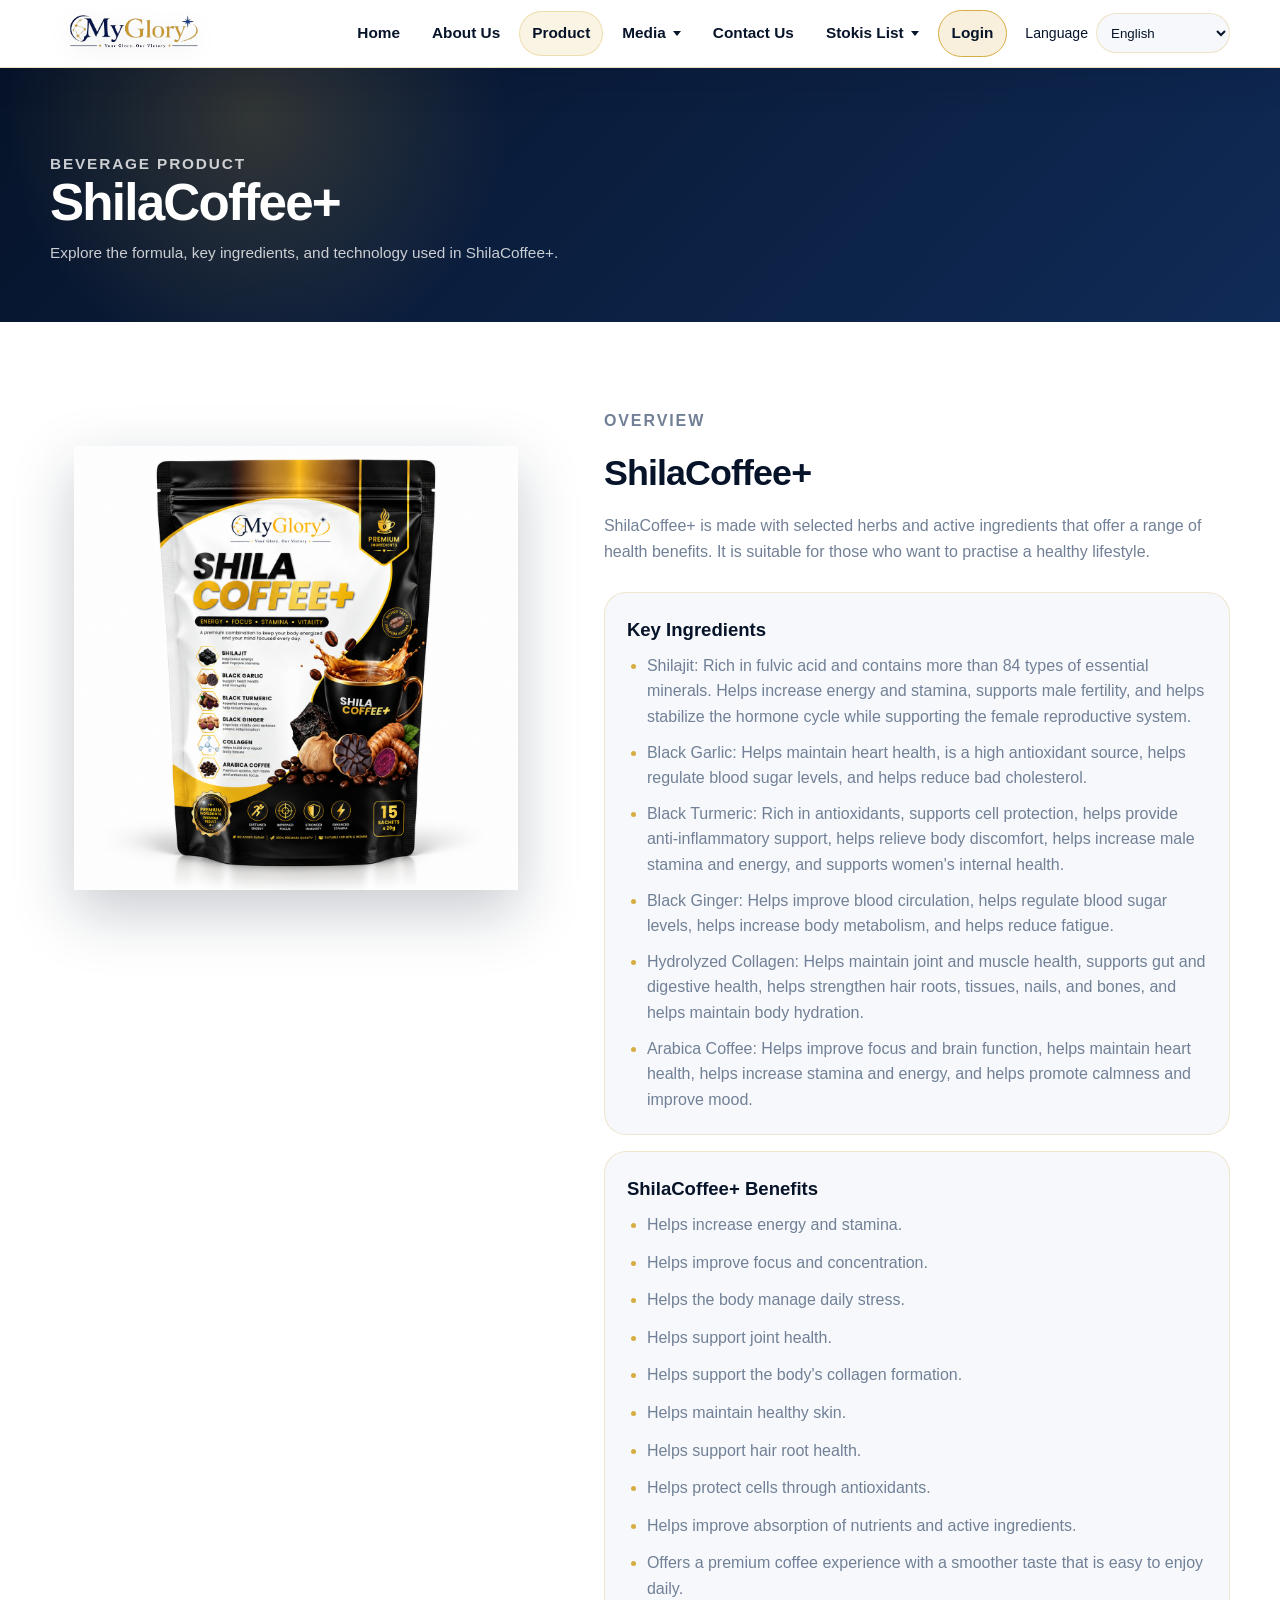
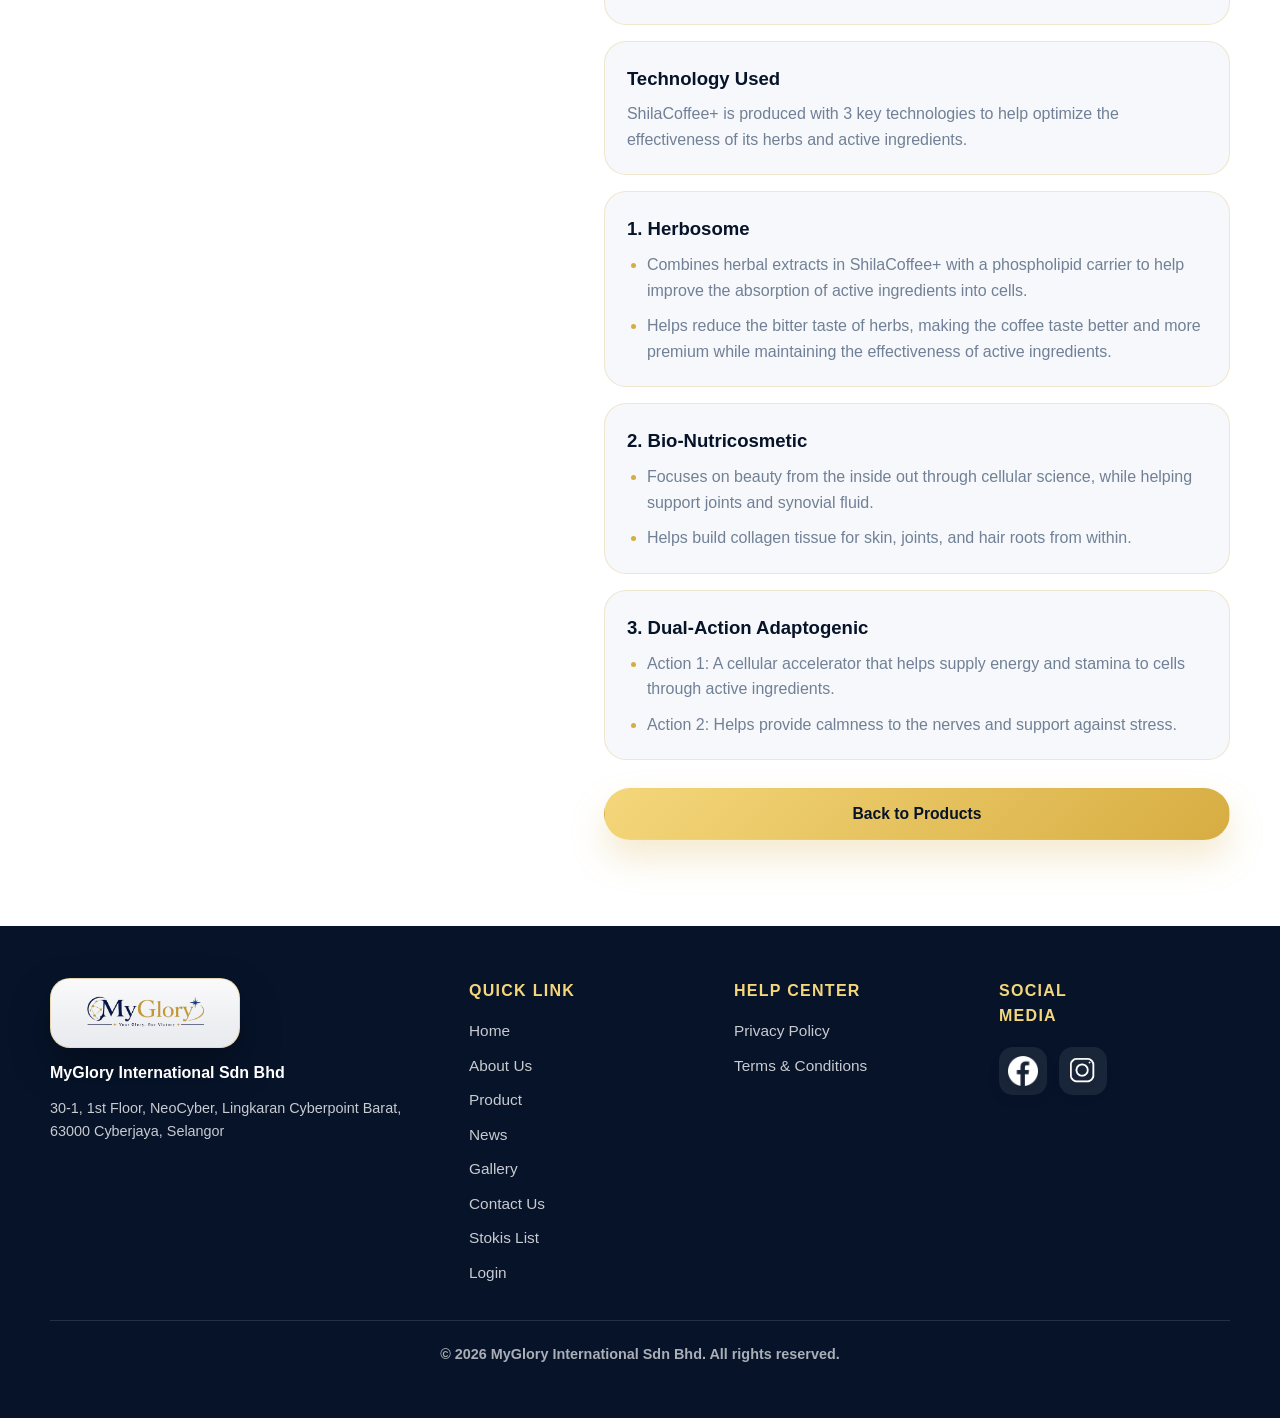
<file: product-shilacoffee.html>
<!DOCTYPE html>
<html lang="en">
<head>
  <meta charset="UTF-8">
  <meta name="viewport" content="width=device-width, initial-scale=1.0">
  <title>ShilaCoffee+ | MyGlory International Sdn Bhd</title>
  <link rel="stylesheet" href="assets/css/style.css">
</head>
<body data-page="product-detail">
  <header class="site-header">
    <nav class="navbar" aria-label="Main navigation">
      <a class="brand" href="index.html" aria-label="MyGlory International home">
        <img src="assets/images/logo.png" alt="MyGlory International logo">
      </a>
      <button class="menu-toggle" type="button" aria-expanded="false" aria-controls="primary-menu">Menu</button>
      <div class="nav-panel" id="primary-menu">
        <ul class="nav-links">
          <li><a href="index.html" data-i18n="nav.home">Home</a></li>
          <li><a href="about.html" data-i18n="nav.about">About Us</a></li>
          <li><a class="active" href="product.html" data-i18n="nav.product">Product</a></li>
          <li class="dropdown">
            <button class="dropdown-toggle" type="button" aria-expanded="false" aria-haspopup="true" aria-controls="media-submenu" data-i18n="nav.media">Media</button>
            <div class="dropdown-menu" id="media-submenu">
              <a href="news.html" data-i18n="nav.news">News</a>
              <a href="gallery.html" data-i18n="nav.gallery">Gallery</a>
            </div>
          </li>
          <li><a href="contact.html" data-i18n="nav.contact">Contact Us</a></li>
          <li class="dropdown">
            <button class="dropdown-toggle" type="button" aria-expanded="false" aria-haspopup="true" aria-controls="stokis-submenu" data-i18n="nav.stokis">Stokis List</button>
            <div class="dropdown-menu" id="stokis-submenu">
              <a href="stokis.html#master" data-i18n="nav.masterStokis">Master Stokis</a>
              <a href="stokis.html#mobile" data-i18n="nav.mobileStokis">Mobile Stokis</a>
            </div>
          </li>
          <li><a class="login-link" href="https://login.myglory.com.my/" data-i18n="nav.login">Login</a></li>
        </ul>
        <label class="language-select">
          <span data-i18n="language.label">Language</span>
          <select id="language-switcher" aria-label="Select language">
            <option value="en">English</option>
            <option value="ms">Bahasa Melayu</option>
            <option value="zh">中文</option>
            <option value="ta">தமிழ்</option>
            <option value="ar">العربية</option>
          </select>
        </label>
      </div>
    </nav>
  </header>

  <main>
    <section class="page-hero product-detail-hero">
      <p class="eyebrow" data-i18n="product.categoryBeverage">Beverage Product</p>
      <h1 data-i18n="product.shilaName">ShilaCoffee+</h1>
      <p data-i18n="detail.shilaHeroLead">Ketahui formulasi, bahan utama, dan teknologi yang digunakan dalam ShilaCoffee+.</p>
    </section>

    <section class="section product-detail-layout shila-product-layout">
      <div class="product-detail-image">
        <img src="assets/images/shila.png" alt="ShilaCoffee+ product">
      </div>
      <div class="product-detail-content">
        <p class="eyebrow" data-i18n="detail.overview">Gambaran Keseluruhan</p>
        <h2>ShilaCoffee+</h2>
        <p data-i18n="detail.shilaOverviewFull">ShilaCoffee+ dihasilkan dengan formulasi herba dan bahan aktif terpilih yang mempunyai pelbagai kelebihan serta manfaat kesihatan yang tinggi. Ia sesuai untuk mereka yang ingin mengamalkan gaya hidup sihat.</p>
        <div class="detail-info-grid shila-detail-grid">
          <article>
            <h3 data-i18n="detail.ingredientsTitle">Bahan Utama</h3>
            <ul class="product-detail-list">
              <li data-i18n="detail.shilaIngredient1">Shilajit: Kaya dengan asid fulvik dan mengandungi lebih daripada 84 jenis mineral penting. Membantu meningkatkan tenaga dan stamina, menyokong kesuburan lelaki, serta membantu menstabilkan kitaran hormon dan menyokong sistem reproduktif wanita.</li>
              <li data-i18n="detail.shilaIngredient2">Bawang Putih Hitam: Membantu menjaga kesihatan jantung, merupakan sumber antioksidan yang tinggi, membantu mengawal paras gula dalam darah, dan membantu mengurangkan kolesterol jahat.</li>
              <li data-i18n="detail.shilaIngredient3">Kunyit Hitam: Kaya dengan antioksidan, menyokong perlindungan sel, membantu sokongan anti-radang, membantu melegakan ketidakselesaan badan, membantu meningkatkan stamina dan tenaga lelaki, serta menyokong kesihatan dalaman wanita.</li>
              <li data-i18n="detail.shilaIngredient4">Halia Hitam: Membantu melancarkan peredaran darah, membantu mengawal paras gula dalam darah, membantu meningkatkan metabolisme tubuh, dan membantu mengurangkan keletihan.</li>
              <li data-i18n="detail.shilaIngredient5">Hydrolyzed Collagen: Membantu menjaga kesihatan sendi dan otot, menyokong kesihatan usus dan pencernaan, membantu memperkuat akar rambut, tisu, kuku dan tulang, serta membantu menjaga penghidratan tubuh.</li>
              <li data-i18n="detail.shilaIngredient6">Arabica Coffee: Membantu meningkatkan fokus dan fungsi otak, membantu menjaga kesihatan jantung, membantu meningkatkan stamina dan tenaga, serta membantu memberi rasa tenang dan memperbaiki mood.</li>
            </ul>
          </article>
          <article>
            <h3 data-i18n="detail.shilaBenefitsTitle">Manfaat ShilaCoffee+</h3>
            <ul class="product-detail-list benefit-list">
              <li data-i18n="detail.shilaBenefit1">Membantu meningkatkan tenaga dan stamina.</li>
              <li data-i18n="detail.shilaBenefit2">Membantu meningkatkan fokus dan daya tumpuan.</li>
              <li data-i18n="detail.shilaBenefit3">Membantu tubuh mengurus tekanan harian.</li>
              <li data-i18n="detail.shilaBenefit4">Membantu menyokong kesihatan sendi.</li>
              <li data-i18n="detail.shilaBenefit5">Membantu pembentukan kolagen badan.</li>
              <li data-i18n="detail.shilaBenefit6">Membantu mengekalkan kulit yang sihat.</li>
              <li data-i18n="detail.shilaBenefit7">Membantu menyokong kesihatan akar rambut.</li>
              <li data-i18n="detail.shilaBenefit8">Membantu melindungi sel melalui antioksidan.</li>
              <li data-i18n="detail.shilaBenefit9">Membantu meningkatkan penyerapan nutrien dan bahan aktif.</li>
              <li data-i18n="detail.shilaBenefit10">Menawarkan pengalaman kopi premium dengan rasa lebih sedap dan mudah diamalkan.</li>
            </ul>
          </article>
          <article>
            <h3 data-i18n="detail.technologyTitle">Teknologi Digunakan</h3>
            <p data-i18n="detail.shilaTechnologyIntro">ShilaCoffee+ dihasilkan dengan 3 teknologi utama bagi memastikan keberkesanan optimum daripada herba dan bahan aktif yang terkandung di dalamnya.</p>
          </article>
          <article class="technology-card">
            <h3 data-i18n="detail.shilaTech1Title">1. Herbosome</h3>
            <ul class="product-detail-list">
              <li data-i18n="detail.shilaTech1Text1">Menggabungkan ekstrak herba dalam ShilaCoffee+ dengan pembawa fosfolipid untuk membantu meningkatkan kadar penyerapan bahan aktif ke dalam sel.</li>
              <li data-i18n="detail.shilaTech1Text2">Membantu mengurangkan rasa pahit herba, menjadikan kopi lebih sedap dan premium sambil mengekalkan keberkesanan bahan aktif.</li>
            </ul>
          </article>
          <article class="technology-card">
            <h3 data-i18n="detail.shilaTech2Title">2. Bio-Nutricosmetic</h3>
            <ul class="product-detail-list">
              <li data-i18n="detail.shilaTech2Text1">Menumpukan kecantikan dari dalam ke luar melalui cellular science, di samping membantu menyokong sendi dan cecair synovial.</li>
              <li data-i18n="detail.shilaTech2Text2">Membantu membina tisu kolagen kulit, sendi, serta akar rambut dari dalam.</li>
            </ul>
          </article>
          <article class="technology-card">
            <h3 data-i18n="detail.shilaTech3Title">3. Dual-Action Adaptogenic</h3>
            <ul class="product-detail-list">
              <li data-i18n="detail.shilaTech3Text1"><strong>Action 1:</strong> Pemecut sel yang membantu membekalkan tenaga dan stamina kepada sel melalui bahan aktif.</li>
              <li data-i18n="detail.shilaTech3Text2"><strong>Action 2:</strong> Membantu memberi ketenangan pada saraf dan sokongan terhadap tekanan.</li>
            </ul>
          </article>
        </div>
        <a class="btn btn-primary" href="product.html" data-i18n="detail.backProducts">Back to Products</a>
      </div>
    </section>
  </main>

  <footer class="site-footer">
    <div class="footer-brand">
      <img src="assets/images/logo.png" alt="MyGlory International logo">
      <p>MyGlory International Sdn Bhd</p>
      <small data-i18n="footer.address">30-1, 1st Floor, NeoCyber, Lingkaran Cyberpoint Barat, 63000 Cyberjaya, Selangor</small>
    </div>
    <div class="footer-column">
      <h2 data-i18n="footer.quickLinks">Quick Link</h2>
      <a href="index.html" data-i18n="nav.home">Home</a>
      <a href="about.html" data-i18n="nav.about">About Us</a>
      <a href="product.html" data-i18n="nav.product">Product</a>
      <a href="news.html" data-i18n="nav.news">News</a>
      <a href="gallery.html" data-i18n="nav.gallery">Gallery</a>
      <a href="contact.html" data-i18n="nav.contact">Contact Us</a>
      <a href="stokis.html" data-i18n="nav.stokis">Stokis List</a>
      <a href="https://login.myglory.com.my/" data-i18n="nav.login">Login</a>
    </div>
    <div class="footer-column">
      <h2 data-i18n="footer.helpCenter">Help Center</h2>
      <a href="privacy-policy.html" data-i18n="footer.privacyPolicy">Privacy Policy</a>
      <a href="terms-conditions.html" data-i18n="footer.termsConditions">Terms &amp; Conditions</a>
    </div>
    <div class="footer-column social-links">
      <h2 data-i18n="footer.socialMedia">Social Media</h2>
      <a class="social-icon" href="https://www.facebook.com/mygloryinternational" target="_blank" rel="noopener" aria-label="Facebook: MyGlory International"><img src="assets/images/fb.png" alt="Facebook"></a>
      <a class="social-icon" href="https://www.instagram.com/myglory_international_hq/" target="_blank" rel="noopener" aria-label="Instagram: myglory_international_hq"><img src="assets/images/ig.png" alt="Instagram"></a>
    </div>
    <div class="footer-copyright">
      <p data-i18n="footer.copyright">&copy; 2026 MyGlory International Sdn Bhd. All rights reserved.</p>
    </div>
  </footer>
  <script src="assets/js/main.js"></script>
</body>
</html>
</file>
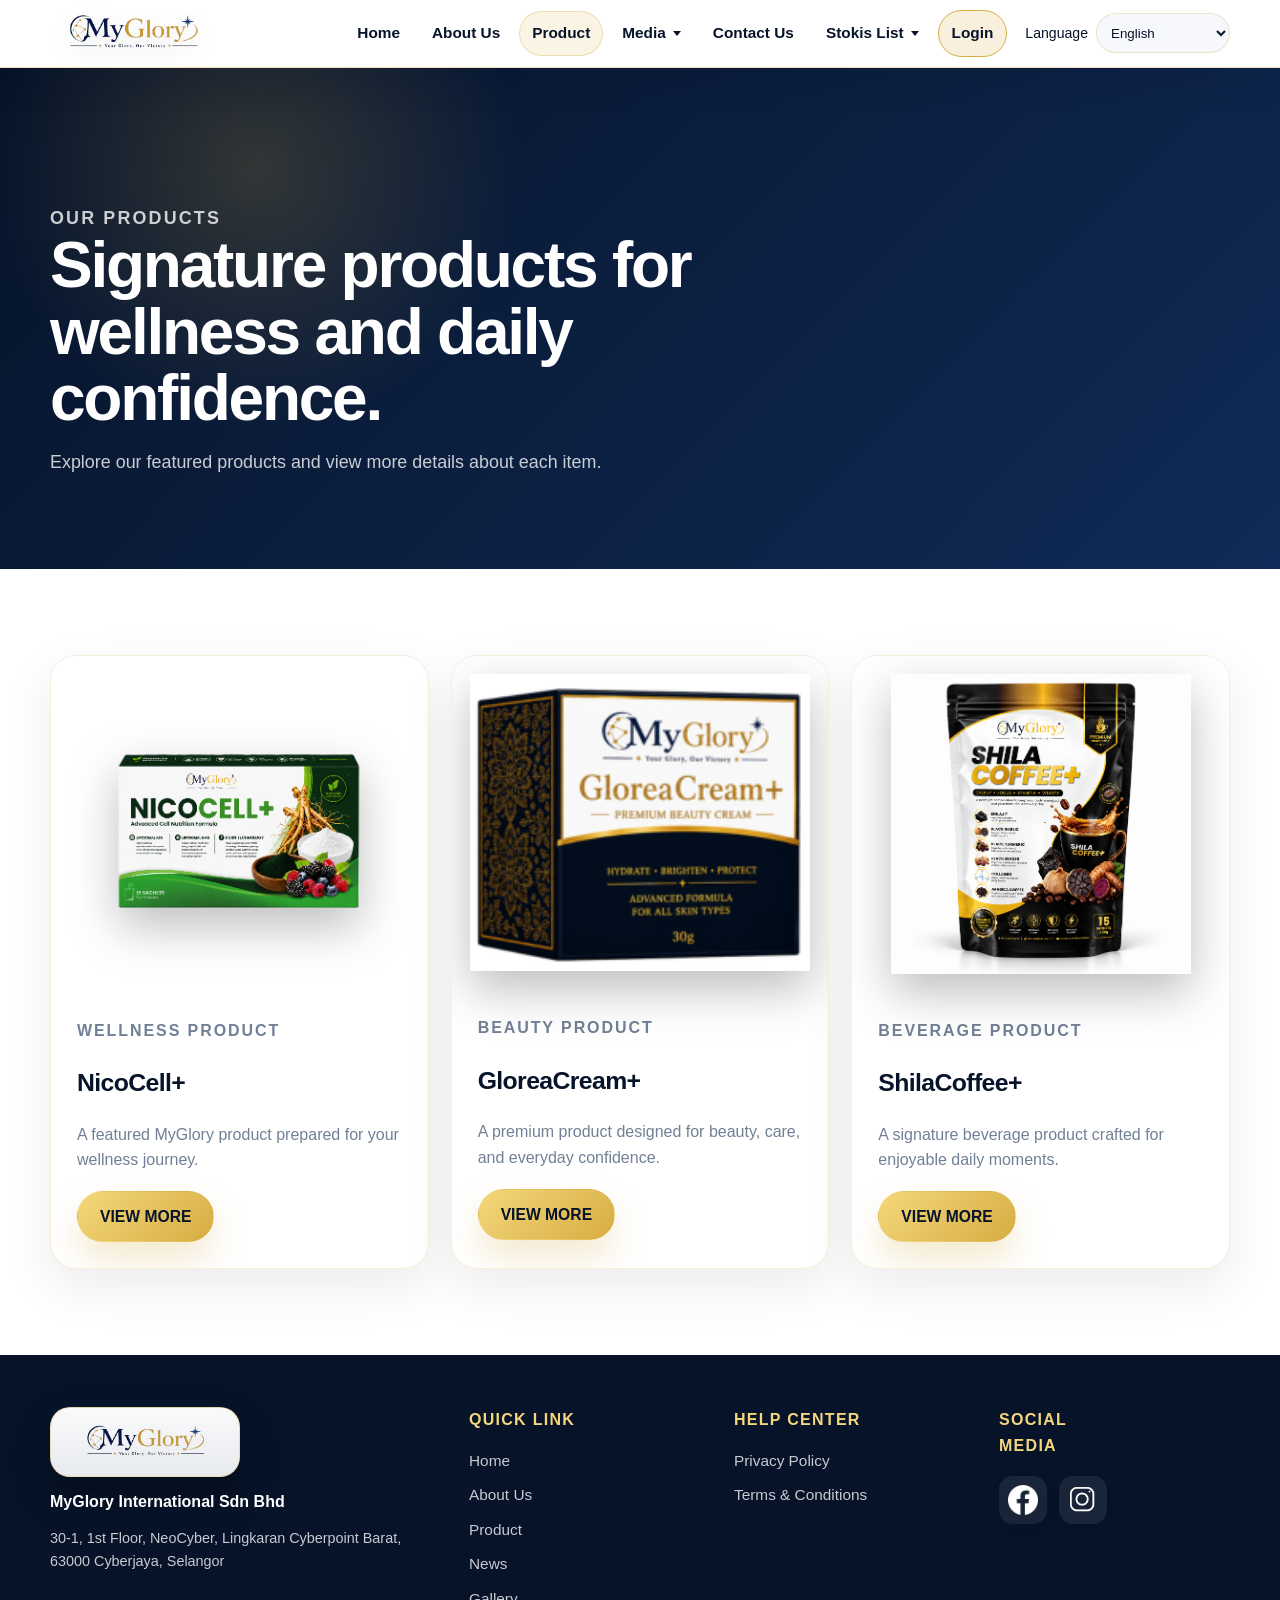
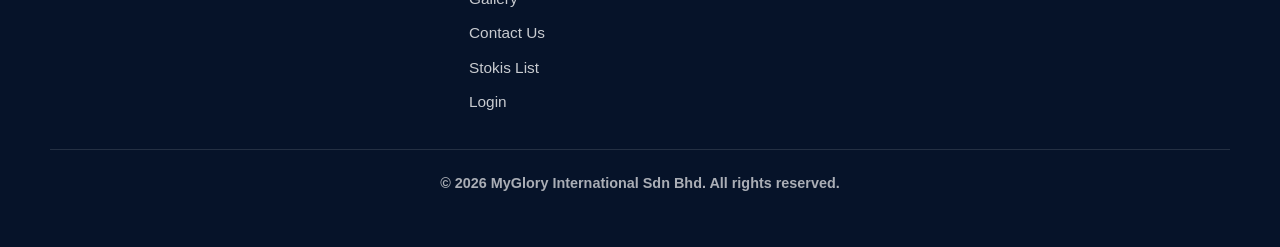
<file: product.html>
<!DOCTYPE html>
<html lang="en">
<head>
  <meta charset="UTF-8">
  <meta name="viewport" content="width=device-width, initial-scale=1.0">
  <title>Product | MyGlory International Sdn Bhd</title>
  <link rel="stylesheet" href="assets/css/style.css">
</head>
<body data-page="product">
  <header class="site-header">
    <nav class="navbar" aria-label="Main navigation">
      <a class="brand" href="index.html" aria-label="MyGlory International home">
        <img src="assets/images/logo.png" alt="MyGlory International logo">
      </a>
      <button class="menu-toggle" type="button" aria-expanded="false" aria-controls="primary-menu">Menu</button>
      <div class="nav-panel" id="primary-menu">
        <ul class="nav-links">
          <li><a href="index.html" data-i18n="nav.home">Home</a></li>
          <li><a href="about.html" data-i18n="nav.about">About Us</a></li>
          <li><a class="active" href="product.html" data-i18n="nav.product">Product</a></li>
          <li class="dropdown">
            <button class="dropdown-toggle" type="button" aria-expanded="false" aria-haspopup="true" aria-controls="media-submenu" data-i18n="nav.media">Media</button>
            <div class="dropdown-menu" id="media-submenu">
              <a href="news.html" data-i18n="nav.news">News</a>
              <a href="gallery.html" data-i18n="nav.gallery">Gallery</a>
            </div>
          </li>
          <li><a href="contact.html" data-i18n="nav.contact">Contact Us</a></li>
          <li class="dropdown">
            <button class="dropdown-toggle" type="button" aria-expanded="false" aria-haspopup="true" aria-controls="stokis-submenu" data-i18n="nav.stokis">Stokis List</button>
            <div class="dropdown-menu" id="stokis-submenu">
              <a href="stokis.html#master" data-i18n="nav.masterStokis">Master Stokis</a>
              <a href="stokis.html#mobile" data-i18n="nav.mobileStokis">Mobile Stokis</a>
            </div>
          </li>
          <li><a class="login-link" href="https://login.myglory.com.my/" data-i18n="nav.login">Login</a></li>
        </ul>
        <label class="language-select">
          <span data-i18n="language.label">Language</span>
          <select id="language-switcher" aria-label="Select language">
            <option value="en">English</option>
            <option value="ms">Bahasa Melayu</option>
            <option value="zh">中文</option>
            <option value="ta">தமிழ்</option>
            <option value="ar">العربية</option>
          </select>
        </label>
      </div>
    </nav>
  </header>

  <main>
    <section class="page-hero">
      <p class="eyebrow" data-i18n="product.eyebrow">Our Products</p>
      <h1 data-i18n="product.title">Signature products for wellness and daily confidence.</h1>
      <p data-i18n="product.lead">Explore our featured products and view more details about each item.</p>
    </section>

    <section class="section section-light">
      <div class="product-grid">
        <article class="product-card">
          <div class="product-image">
            <img src="assets/images/nico.png" alt="NicoCell+ product">
          </div>
          <div class="product-card-body">
            <p class="eyebrow" data-i18n="product.categoryWellness">Wellness Product</p>
            <h2 data-i18n="product.nicoName">NicoCell+</h2>
            <p data-i18n="product.nicoText">A featured MyGlory product prepared for your wellness journey.</p>
            <a class="btn btn-primary" href="product-nicocell.html" data-i18n="product.viewMore">VIEW MORE</a>
          </div>
        </article>
        <article class="product-card">
          <div class="product-image">
            <img src="assets/images/glorea.png" alt="GloreaCream+ product">
          </div>
          <div class="product-card-body">
            <p class="eyebrow" data-i18n="product.categoryBeauty">Beauty Product</p>
            <h2 data-i18n="product.gloreaName">GloreaCream+</h2>
            <p data-i18n="product.gloreaText">A premium product designed for beauty, care, and everyday confidence.</p>
            <a class="btn btn-primary" href="product-gloreacream.html" data-i18n="product.viewMore">VIEW MORE</a>
          </div>
        </article>
        <article class="product-card">
          <div class="product-image">
            <img src="assets/images/shila.png" alt="ShilaCoffee+ product">
          </div>
          <div class="product-card-body">
            <p class="eyebrow" data-i18n="product.categoryBeverage">Beverage Product</p>
            <h2 data-i18n="product.shilaName">ShilaCoffee+</h2>
            <p data-i18n="product.shilaText">A signature beverage product crafted for enjoyable daily moments.</p>
            <a class="btn btn-primary" href="product-shilacoffee.html" data-i18n="product.viewMore">VIEW MORE</a>
          </div>
        </article>
      </div>
    </section>
  </main>

  <footer class="site-footer">
    <div class="footer-brand">
      <img src="assets/images/logo.png" alt="MyGlory International logo">
      <p>MyGlory International Sdn Bhd</p>
      <small data-i18n="footer.address">30-1, 1st Floor, NeoCyber, Lingkaran Cyberpoint Barat, 63000 Cyberjaya, Selangor</small>
    </div>
    <div class="footer-column">
      <h2 data-i18n="footer.quickLinks">Quick Link</h2>
      <a href="index.html" data-i18n="nav.home">Home</a>
      <a href="about.html" data-i18n="nav.about">About Us</a>
      <a href="product.html" data-i18n="nav.product">Product</a>
      <a href="news.html" data-i18n="nav.news">News</a>
      <a href="gallery.html" data-i18n="nav.gallery">Gallery</a>
      <a href="contact.html" data-i18n="nav.contact">Contact Us</a>
      <a href="stokis.html" data-i18n="nav.stokis">Stokis List</a>
      <a href="https://login.myglory.com.my/" data-i18n="nav.login">Login</a>
    </div>
    <div class="footer-column">
      <h2 data-i18n="footer.helpCenter">Help Center</h2>
      <a href="privacy-policy.html" data-i18n="footer.privacyPolicy">Privacy Policy</a>
      <a href="terms-conditions.html" data-i18n="footer.termsConditions">Terms &amp; Conditions</a>
    </div>
    <div class="footer-column social-links">
      <h2 data-i18n="footer.socialMedia">Social Media</h2>
      <a class="social-icon" href="https://www.facebook.com/mygloryinternational" target="_blank" rel="noopener" aria-label="Facebook: MyGlory International"><img src="assets/images/fb.png" alt="Facebook"></a>
      <a class="social-icon" href="https://www.instagram.com/myglory_international_hq/" target="_blank" rel="noopener" aria-label="Instagram: myglory_international_hq"><img src="assets/images/ig.png" alt="Instagram"></a>
    </div>
    <div class="footer-copyright">
      <p data-i18n="footer.copyright">&copy; 2026 MyGlory International Sdn Bhd. All rights reserved.</p>
    </div>
  </footer>
  <script src="assets/js/main.js"></script>
</body>
</html>
</file>
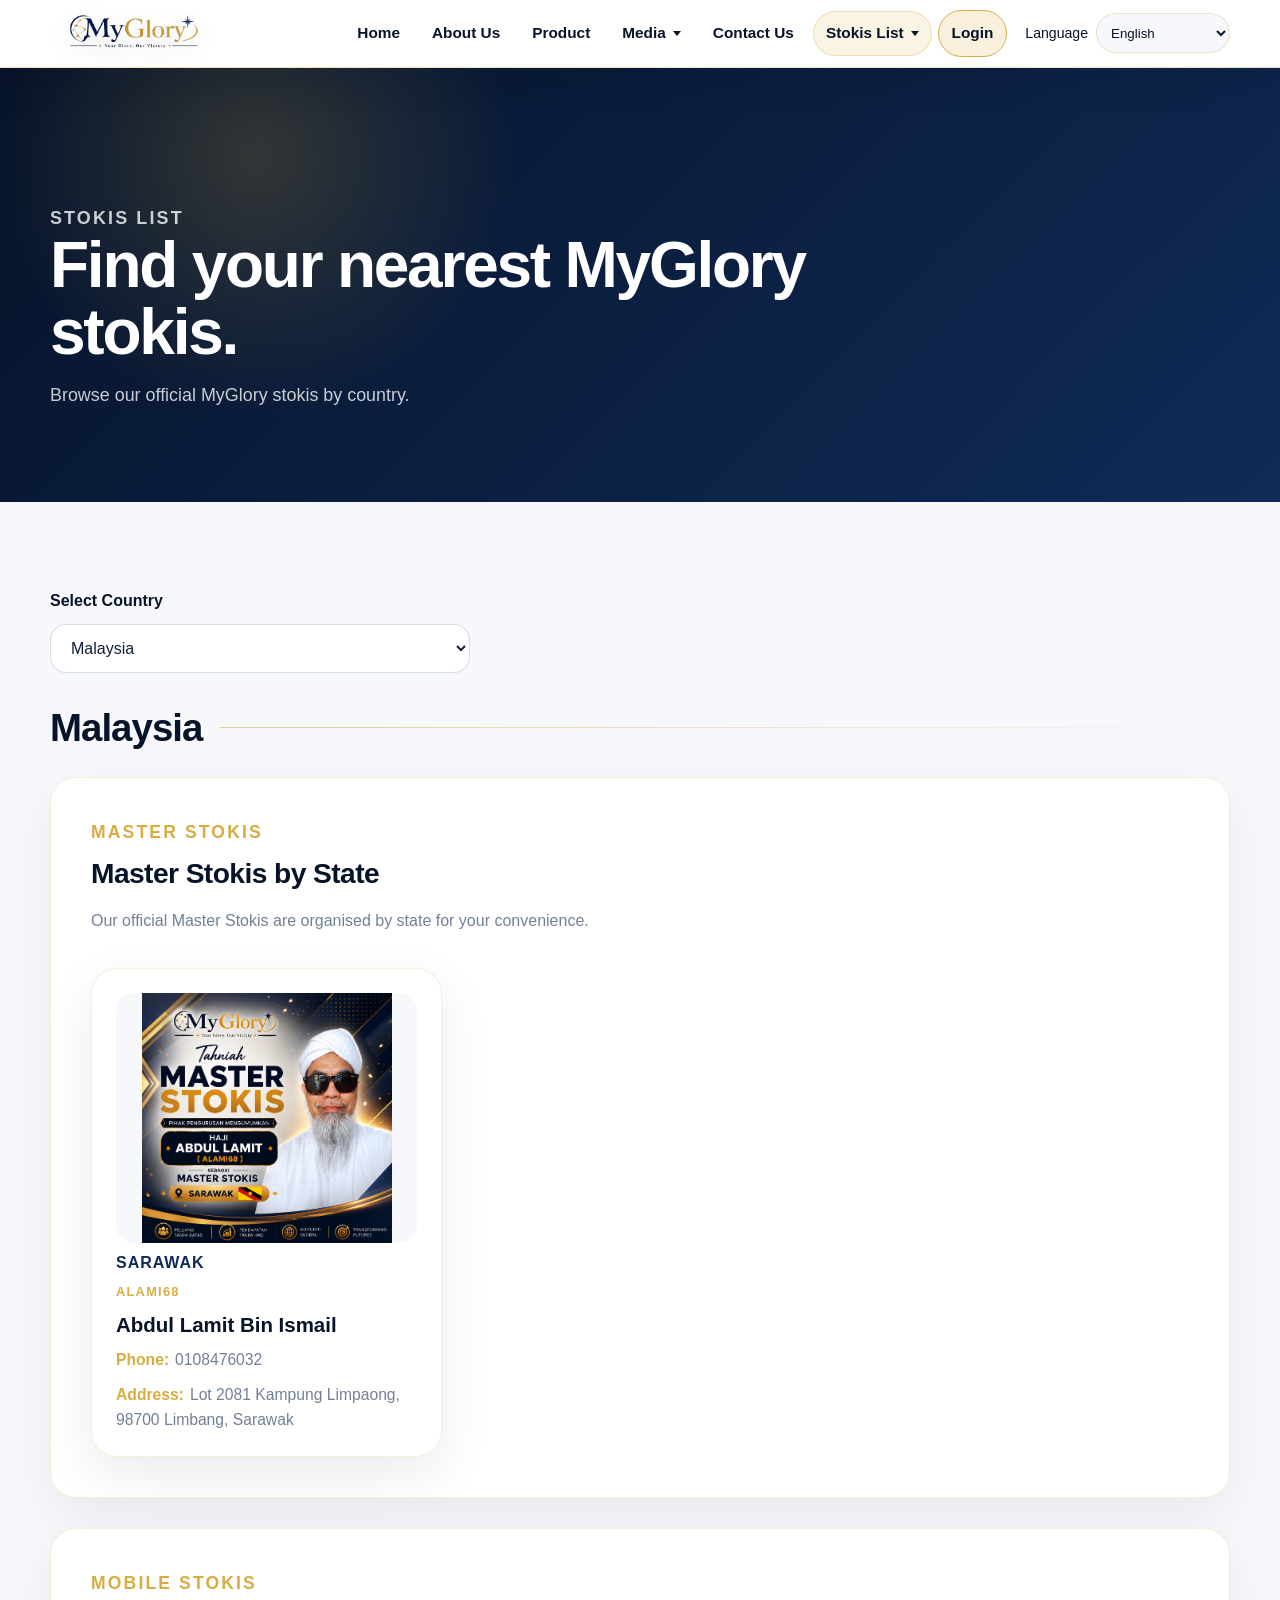
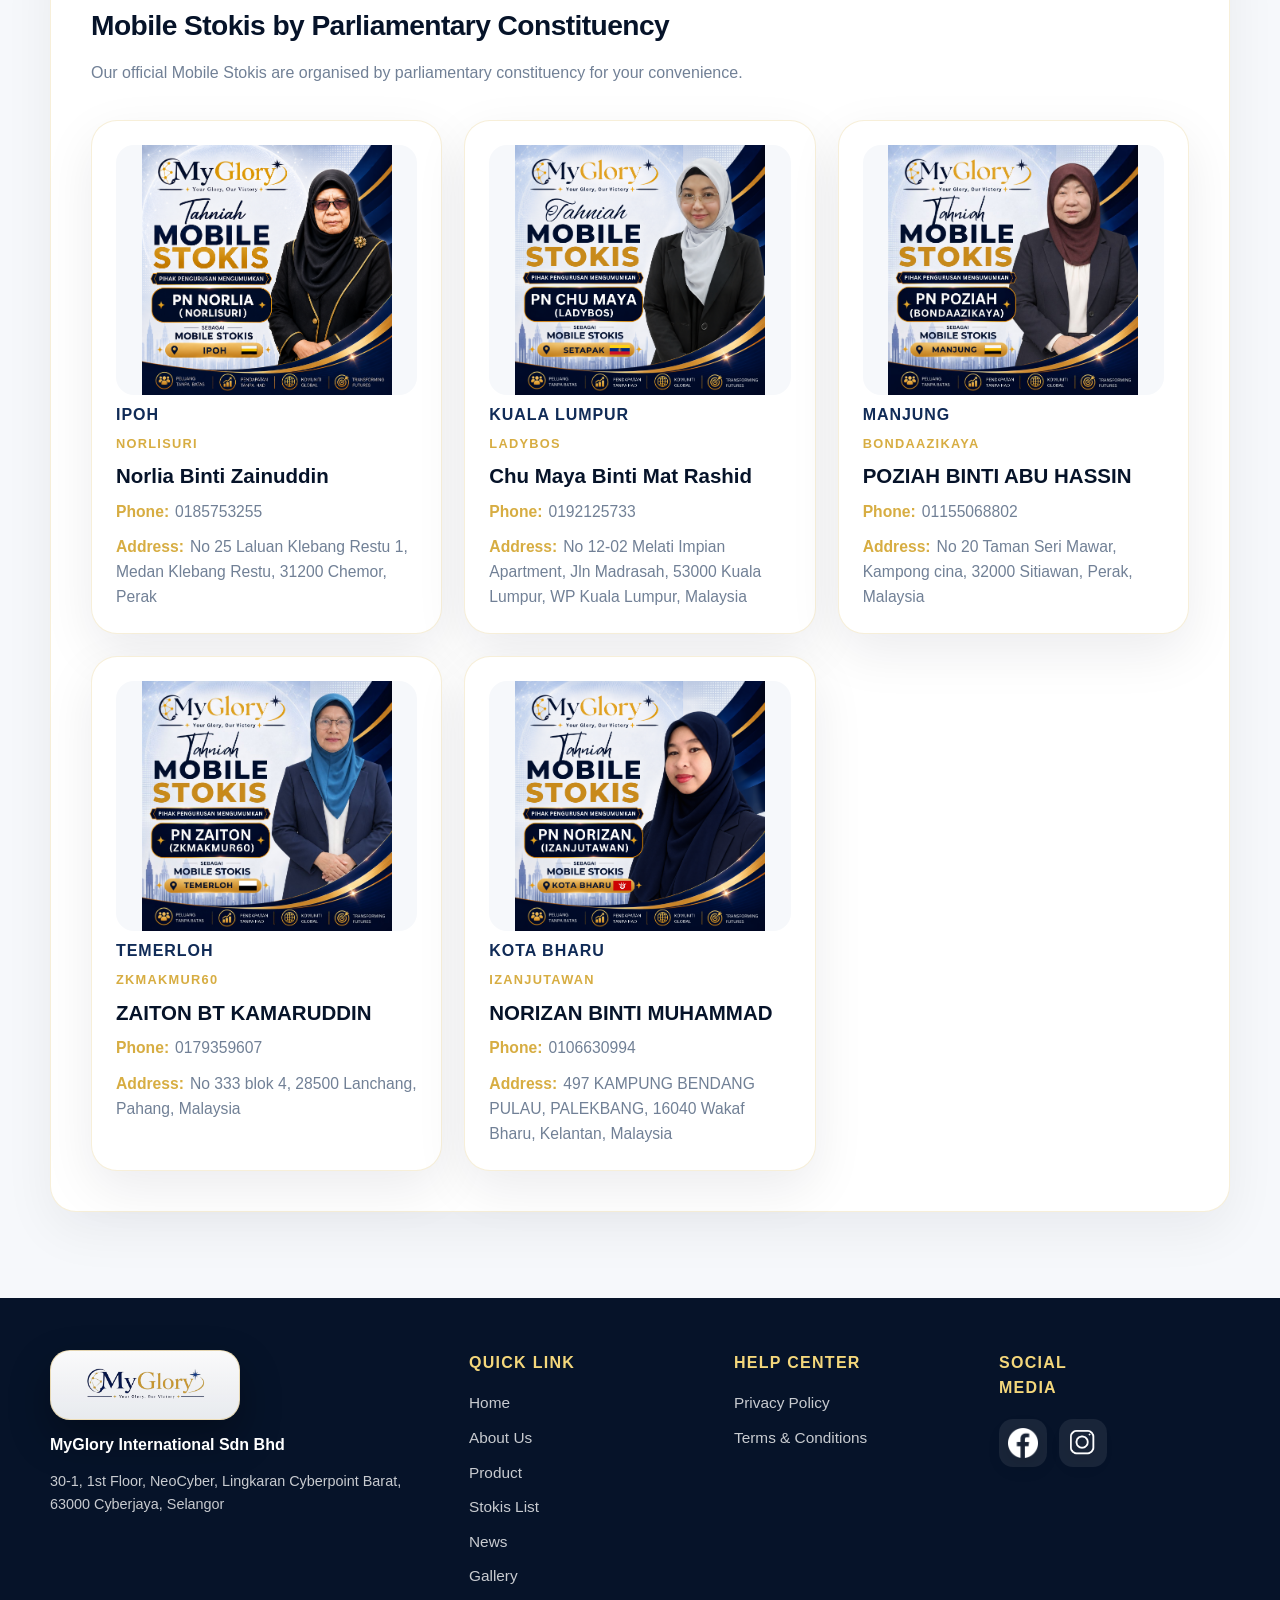
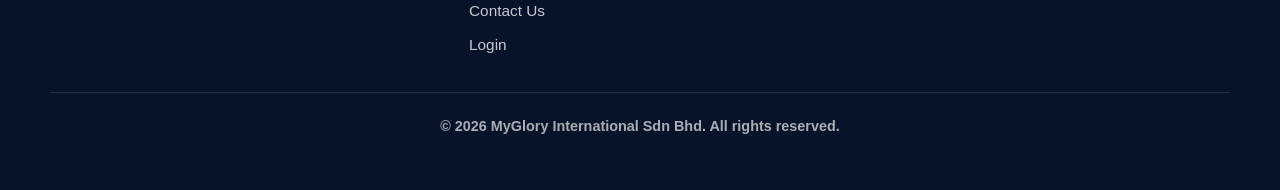
<file: stokis.html>
<!DOCTYPE html>
<html lang="en">
<head>
  <meta charset="UTF-8">
  <meta name="viewport" content="width=device-width, initial-scale=1.0">
  <title>Stokis List | MyGlory International Sdn Bhd</title>
  <link rel="stylesheet" href="assets/css/style.css">
</head>
<body data-page="stokis">
  <header class="site-header">
    <nav class="navbar" aria-label="Main navigation">
      <a class="brand" href="index.html" aria-label="MyGlory International home">
        <img src="assets/images/logo.png" alt="MyGlory International logo">
      </a>
      <button class="menu-toggle" type="button" aria-expanded="false" aria-controls="primary-menu">Menu</button>
      <div class="nav-panel" id="primary-menu">
        <ul class="nav-links">
          <li><a href="index.html" data-i18n="nav.home">Home</a></li>
          <li><a href="about.html" data-i18n="nav.about">About Us</a></li>
          <li><a href="product.html" data-i18n="nav.product">Product</a></li>
          <li class="dropdown">
            <button class="dropdown-toggle" type="button" aria-expanded="false" aria-haspopup="true" aria-controls="media-submenu" data-i18n="nav.media">Media</button>
            <div class="dropdown-menu" id="media-submenu">
              <a href="news.html" data-i18n="nav.news">News</a>
              <a href="gallery.html" data-i18n="nav.gallery">Gallery</a>
            </div>
          </li>
          <li><a href="contact.html" data-i18n="nav.contact">Contact Us</a></li>
          <li class="dropdown">
            <button class="dropdown-toggle active" type="button" aria-expanded="false" aria-haspopup="true" aria-controls="stokis-submenu" data-i18n="nav.stokis">Stokis List</button>
            <div class="dropdown-menu" id="stokis-submenu">
              <a class="active" href="stokis.html#master" data-i18n="nav.masterStokis">Master Stokis</a>
              <a href="stokis.html#mobile" data-i18n="nav.mobileStokis">Mobile Stokis</a>
            </div>
          </li>
          <li><a class="login-link" href="https://login.myglory.com.my/" data-i18n="nav.login">Login</a></li>
        </ul>
        <label class="language-select">
          <span data-i18n="language.label">Language</span>
          <select id="language-switcher" aria-label="Select language">
            <option value="en">English</option>
            <option value="ms">Bahasa Melayu</option>
            <option value="zh">中文</option>
            <option value="ta">தமிழ்</option>
            <option value="ar">العربية</option>
          </select>
        </label>
      </div>
    </nav>
  </header>

  <main>
    <section class="page-hero">
      <p class="eyebrow" data-i18n="stokis.eyebrow">Stokis List</p>
      <h1 data-i18n="stokis.title">Find your nearest MyGlory stokis.</h1>
      <p data-i18n="stokis.lead">Browse our official MyGlory stokis by country.</p>
    </section>

    <section class="section" id="stokis-browser" aria-label="Stokis browser">
      <div class="country-picker">
        <label for="country-select" data-i18n="stokis.selectCountry">Select Country</label>
        <select id="country-select"></select>
      </div>
      <div id="stokis-panel"></div>
    </section>
  </main>

  <footer class="site-footer">
    <div class="footer-brand">
      <img src="assets/images/logo.png" alt="MyGlory International logo">
      <p>MyGlory International Sdn Bhd</p>
      <small data-i18n="footer.address">30-1, 1st Floor, NeoCyber, Lingkaran Cyberpoint Barat, 63000 Cyberjaya, Selangor</small>
    </div>
    <div class="footer-column">
      <h2 data-i18n="footer.quickLinks">Quick Link</h2>
      <a href="index.html" data-i18n="nav.home">Home</a>
      <a href="about.html" data-i18n="nav.about">About Us</a>
      <a href="product.html" data-i18n="nav.product">Product</a>
      <a href="stokis.html" data-i18n="nav.stokis">Stokis List</a>
      <a href="news.html" data-i18n="nav.news">News</a>
      <a href="gallery.html" data-i18n="nav.gallery">Gallery</a>
      <a href="contact.html" data-i18n="nav.contact">Contact Us</a>
      <a href="https://login.myglory.com.my/" data-i18n="nav.login">Login</a>
    </div>
    <div class="footer-column">
      <h2 data-i18n="footer.helpCenter">Help Center</h2>
      <a href="privacy-policy.html" data-i18n="footer.privacyPolicy">Privacy Policy</a>
      <a href="terms-conditions.html" data-i18n="footer.termsConditions">Terms &amp; Conditions</a>
    </div>
    <div class="footer-column social-links">
      <h2 data-i18n="footer.socialMedia">Social Media</h2>
      <a class="social-icon" href="https://www.facebook.com/mygloryinternational" target="_blank" rel="noopener" aria-label="Facebook: MyGlory International"><img src="assets/images/fb.png" alt="Facebook"></a>
      <a class="social-icon" href="https://www.instagram.com/myglory_international_hq/" target="_blank" rel="noopener" aria-label="Instagram: myglory_international_hq"><img src="assets/images/ig.png" alt="Instagram"></a>
    </div>
    <div class="footer-copyright">
      <p data-i18n="footer.copyright">&copy; 2026 MyGlory International Sdn Bhd. All rights reserved.</p>
    </div>
  </footer>
  <script src="assets/js/stokis-data.js"></script>
  <script src="assets/js/main.js"></script>
</body>
</html>
</file>
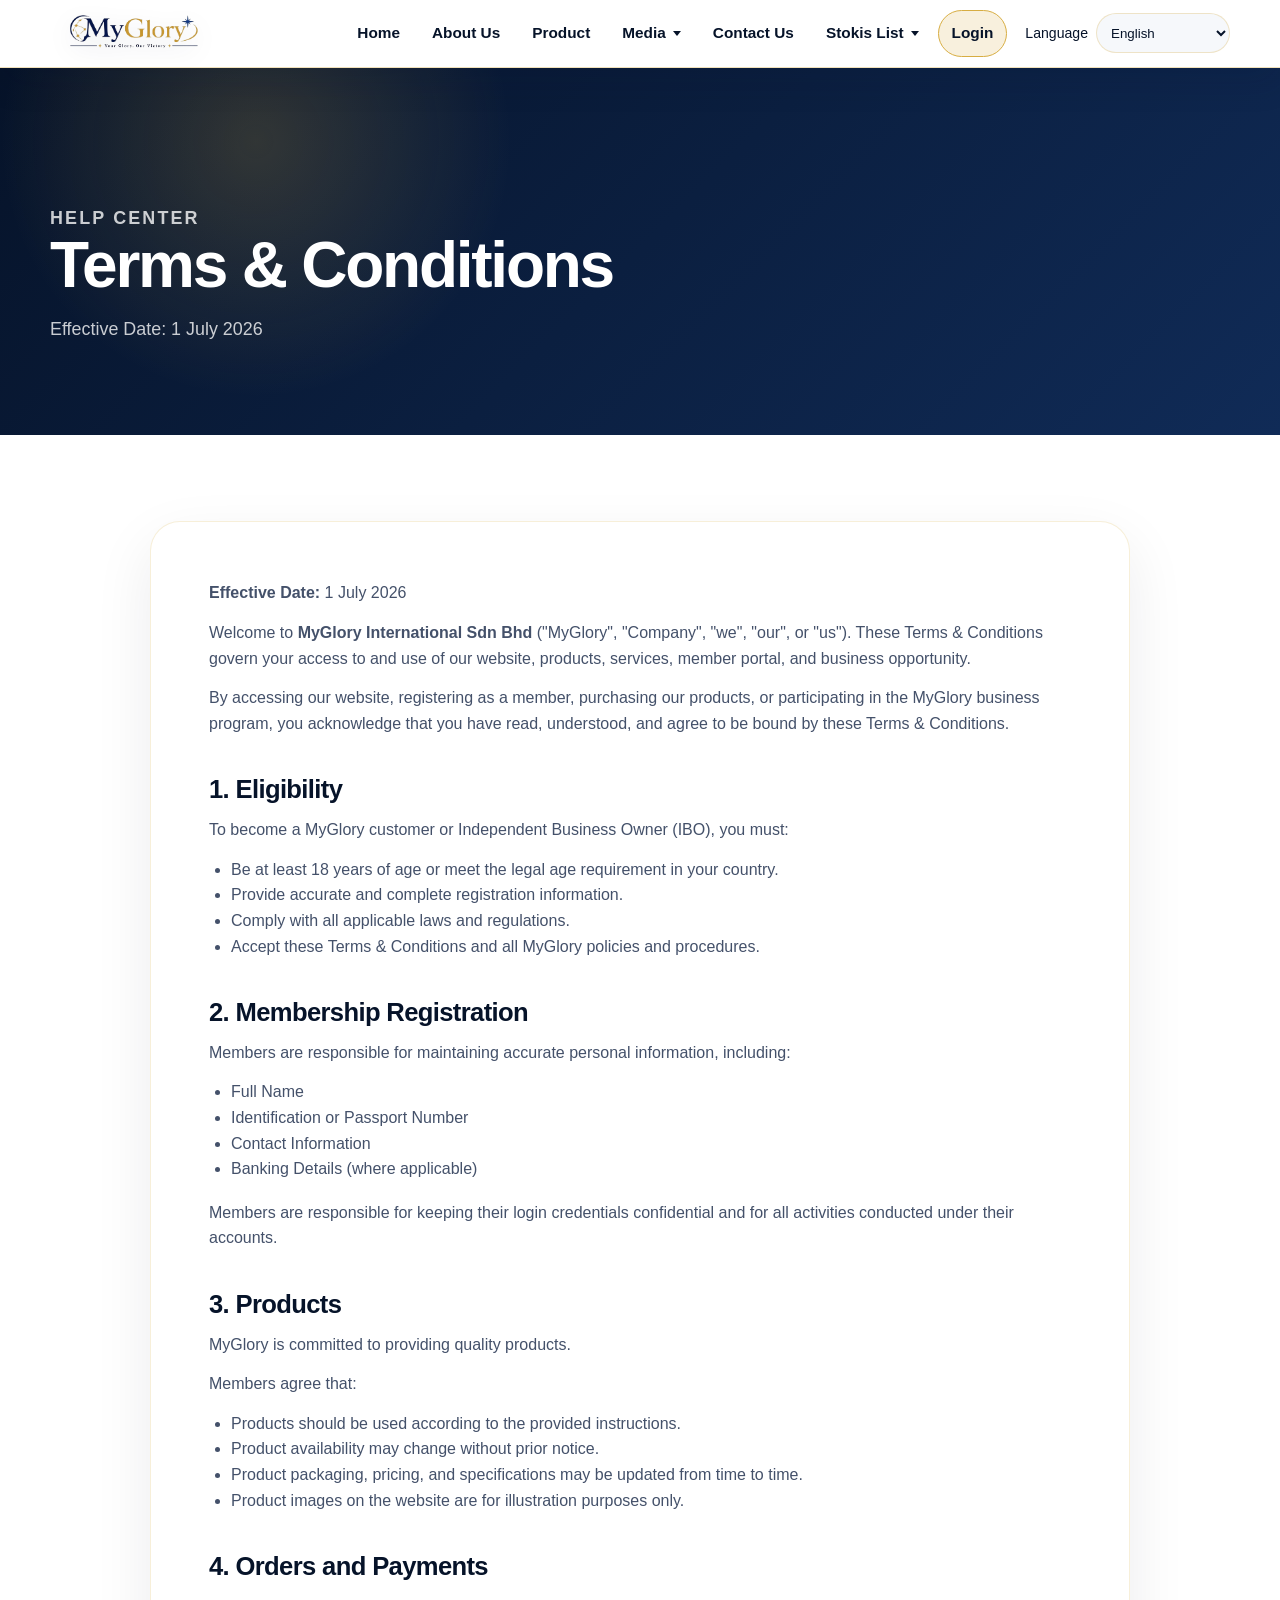
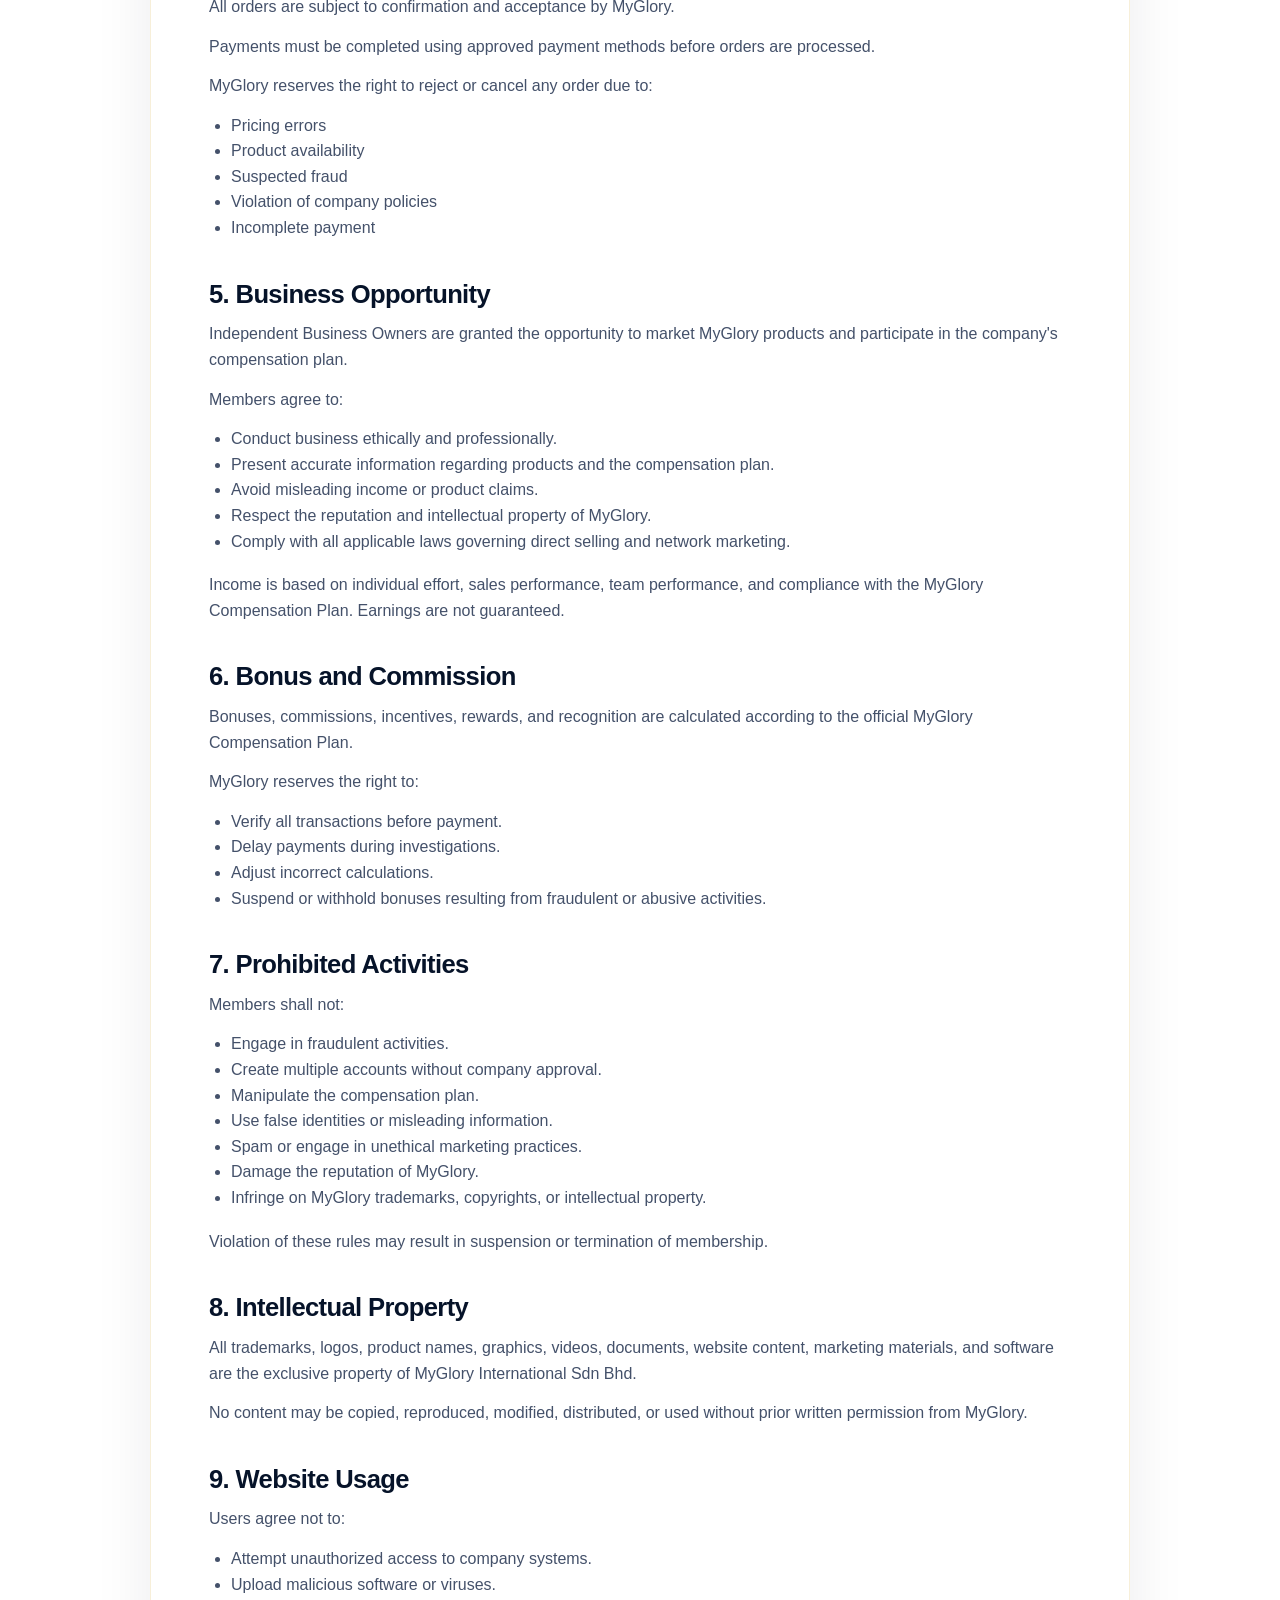
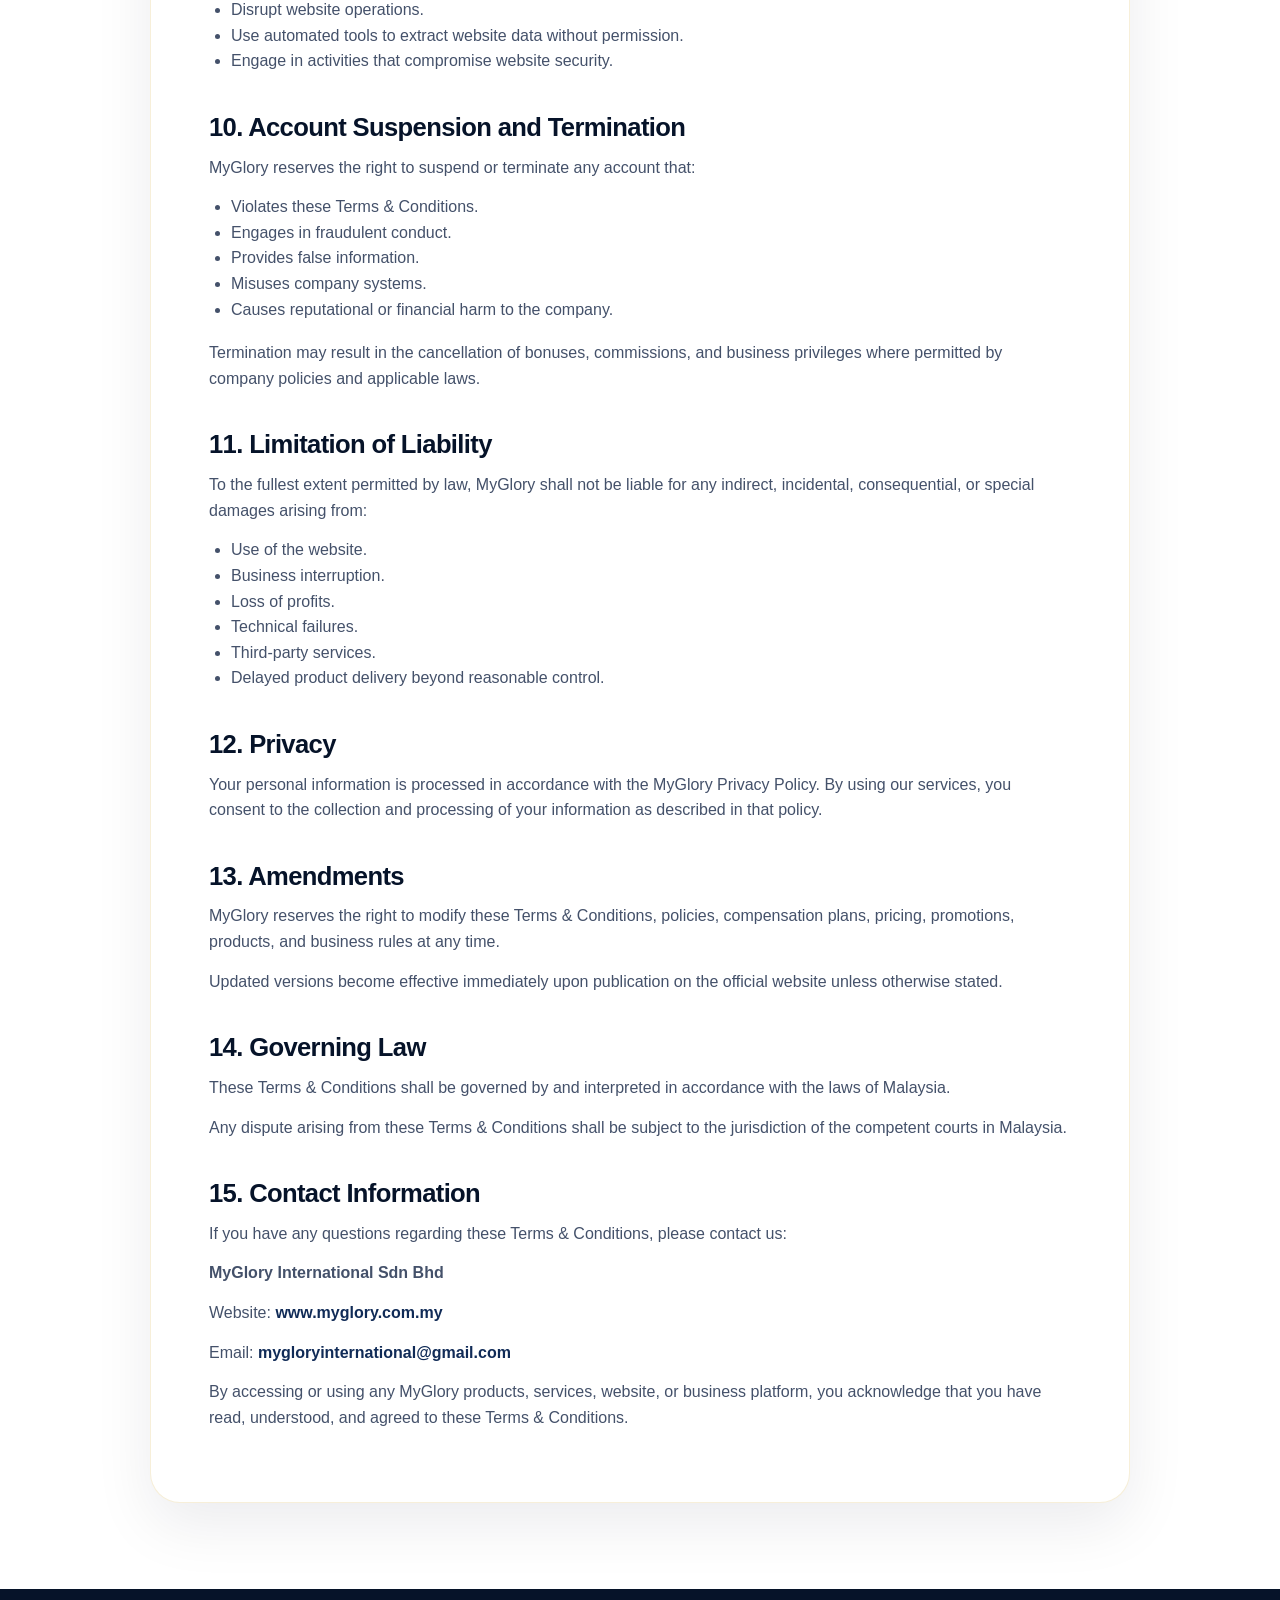
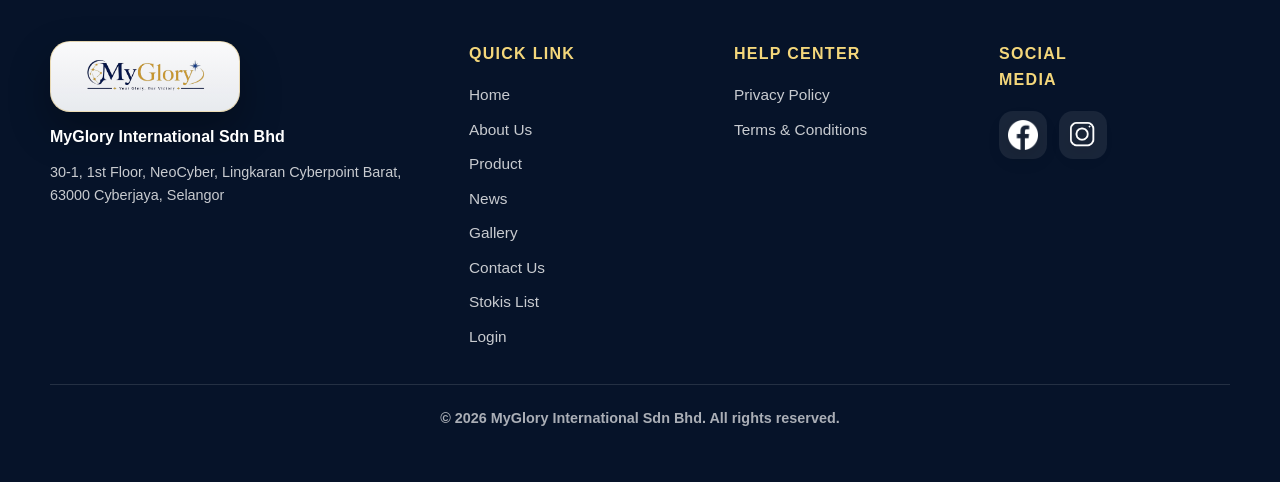
<file: terms-conditions.html>
<!DOCTYPE html>
<html lang="en">
<head>
  <meta charset="UTF-8">
  <meta name="viewport" content="width=device-width, initial-scale=1.0">
  <title>Terms &amp; Conditions | MyGlory International Sdn Bhd</title>
  <link rel="stylesheet" href="assets/css/style.css">
</head>
<body data-page="terms-conditions">
  <header class="site-header">
    <nav class="navbar" aria-label="Main navigation">
      <a class="brand" href="index.html" aria-label="MyGlory International home">
        <img src="assets/images/logo.png" alt="MyGlory International logo">
      </a>
      <button class="menu-toggle" type="button" aria-expanded="false" aria-controls="primary-menu">Menu</button>
      <div class="nav-panel" id="primary-menu">
        <ul class="nav-links">
          <li><a href="index.html" data-i18n="nav.home">Home</a></li>
          <li><a href="about.html" data-i18n="nav.about">About Us</a></li>
          <li><a href="product.html" data-i18n="nav.product">Product</a></li>
          <li class="dropdown">
            <button class="dropdown-toggle" type="button" aria-expanded="false" aria-haspopup="true" aria-controls="media-submenu" data-i18n="nav.media">Media</button>
            <div class="dropdown-menu" id="media-submenu">
              <a href="news.html" data-i18n="nav.news">News</a>
              <a href="gallery.html" data-i18n="nav.gallery">Gallery</a>
            </div>
          </li>
          <li><a href="contact.html" data-i18n="nav.contact">Contact Us</a></li>
          <li class="dropdown">
            <button class="dropdown-toggle" type="button" aria-expanded="false" aria-haspopup="true" aria-controls="stokis-submenu" data-i18n="nav.stokis">Stokis List</button>
            <div class="dropdown-menu" id="stokis-submenu">
              <a href="stokis.html#master" data-i18n="nav.masterStokis">Master Stokis</a>
              <a href="stokis.html#mobile" data-i18n="nav.mobileStokis">Mobile Stokis</a>
            </div>
          </li>
          <li><a class="login-link" href="https://login.myglory.com.my/" data-i18n="nav.login">Login</a></li>
        </ul>
        <label class="language-select">
          <span data-i18n="language.label">Language</span>
          <select id="language-switcher" aria-label="Select language">
            <option value="en">English</option>
            <option value="ms">Bahasa Melayu</option>
            <option value="zh">中文</option>
            <option value="ta">தமிழ்</option>
            <option value="ar">العربية</option>
          </select>
        </label>
      </div>
    </nav>
  </header>

  <main>
    <section class="page-hero legal-hero">
      <p class="eyebrow" data-i18n="footer.helpCenter">Help Center</p>
      <h1 data-i18n="footer.termsConditions">Terms &amp; Conditions</h1>
      <p>Effective Date: 1 July 2026</p>
    </section>

    <section class="section section-light">
      <article class="legal-content">
        <p><strong>Effective Date:</strong> 1 July 2026</p>
        <p>Welcome to <strong>MyGlory International Sdn Bhd</strong> ("MyGlory", "Company", "we", "our", or "us"). These Terms &amp; Conditions govern your access to and use of our website, products, services, member portal, and business opportunity.</p>
        <p>By accessing our website, registering as a member, purchasing our products, or participating in the MyGlory business program, you acknowledge that you have read, understood, and agree to be bound by these Terms &amp; Conditions.</p>

        <h2>1. Eligibility</h2>
        <p>To become a MyGlory customer or Independent Business Owner (IBO), you must:</p>
        <ul>
          <li>Be at least 18 years of age or meet the legal age requirement in your country.</li>
          <li>Provide accurate and complete registration information.</li>
          <li>Comply with all applicable laws and regulations.</li>
          <li>Accept these Terms &amp; Conditions and all MyGlory policies and procedures.</li>
        </ul>

        <h2>2. Membership Registration</h2>
        <p>Members are responsible for maintaining accurate personal information, including:</p>
        <ul>
          <li>Full Name</li>
          <li>Identification or Passport Number</li>
          <li>Contact Information</li>
          <li>Banking Details (where applicable)</li>
        </ul>
        <p>Members are responsible for keeping their login credentials confidential and for all activities conducted under their accounts.</p>

        <h2>3. Products</h2>
        <p>MyGlory is committed to providing quality products.</p>
        <p>Members agree that:</p>
        <ul>
          <li>Products should be used according to the provided instructions.</li>
          <li>Product availability may change without prior notice.</li>
          <li>Product packaging, pricing, and specifications may be updated from time to time.</li>
          <li>Product images on the website are for illustration purposes only.</li>
        </ul>

        <h2>4. Orders and Payments</h2>
        <p>All orders are subject to confirmation and acceptance by MyGlory.</p>
        <p>Payments must be completed using approved payment methods before orders are processed.</p>
        <p>MyGlory reserves the right to reject or cancel any order due to:</p>
        <ul>
          <li>Pricing errors</li>
          <li>Product availability</li>
          <li>Suspected fraud</li>
          <li>Violation of company policies</li>
          <li>Incomplete payment</li>
        </ul>

        <h2>5. Business Opportunity</h2>
        <p>Independent Business Owners are granted the opportunity to market MyGlory products and participate in the company's compensation plan.</p>
        <p>Members agree to:</p>
        <ul>
          <li>Conduct business ethically and professionally.</li>
          <li>Present accurate information regarding products and the compensation plan.</li>
          <li>Avoid misleading income or product claims.</li>
          <li>Respect the reputation and intellectual property of MyGlory.</li>
          <li>Comply with all applicable laws governing direct selling and network marketing.</li>
        </ul>
        <p>Income is based on individual effort, sales performance, team performance, and compliance with the MyGlory Compensation Plan. Earnings are not guaranteed.</p>

        <h2>6. Bonus and Commission</h2>
        <p>Bonuses, commissions, incentives, rewards, and recognition are calculated according to the official MyGlory Compensation Plan.</p>
        <p>MyGlory reserves the right to:</p>
        <ul>
          <li>Verify all transactions before payment.</li>
          <li>Delay payments during investigations.</li>
          <li>Adjust incorrect calculations.</li>
          <li>Suspend or withhold bonuses resulting from fraudulent or abusive activities.</li>
        </ul>

        <h2>7. Prohibited Activities</h2>
        <p>Members shall not:</p>
        <ul>
          <li>Engage in fraudulent activities.</li>
          <li>Create multiple accounts without company approval.</li>
          <li>Manipulate the compensation plan.</li>
          <li>Use false identities or misleading information.</li>
          <li>Spam or engage in unethical marketing practices.</li>
          <li>Damage the reputation of MyGlory.</li>
          <li>Infringe on MyGlory trademarks, copyrights, or intellectual property.</li>
        </ul>
        <p>Violation of these rules may result in suspension or termination of membership.</p>

        <h2>8. Intellectual Property</h2>
        <p>All trademarks, logos, product names, graphics, videos, documents, website content, marketing materials, and software are the exclusive property of MyGlory International Sdn Bhd.</p>
        <p>No content may be copied, reproduced, modified, distributed, or used without prior written permission from MyGlory.</p>

        <h2>9. Website Usage</h2>
        <p>Users agree not to:</p>
        <ul>
          <li>Attempt unauthorized access to company systems.</li>
          <li>Upload malicious software or viruses.</li>
          <li>Disrupt website operations.</li>
          <li>Use automated tools to extract website data without permission.</li>
          <li>Engage in activities that compromise website security.</li>
        </ul>

        <h2>10. Account Suspension and Termination</h2>
        <p>MyGlory reserves the right to suspend or terminate any account that:</p>
        <ul>
          <li>Violates these Terms &amp; Conditions.</li>
          <li>Engages in fraudulent conduct.</li>
          <li>Provides false information.</li>
          <li>Misuses company systems.</li>
          <li>Causes reputational or financial harm to the company.</li>
        </ul>
        <p>Termination may result in the cancellation of bonuses, commissions, and business privileges where permitted by company policies and applicable laws.</p>

        <h2>11. Limitation of Liability</h2>
        <p>To the fullest extent permitted by law, MyGlory shall not be liable for any indirect, incidental, consequential, or special damages arising from:</p>
        <ul>
          <li>Use of the website.</li>
          <li>Business interruption.</li>
          <li>Loss of profits.</li>
          <li>Technical failures.</li>
          <li>Third-party services.</li>
          <li>Delayed product delivery beyond reasonable control.</li>
        </ul>

        <h2>12. Privacy</h2>
        <p>Your personal information is processed in accordance with the MyGlory Privacy Policy. By using our services, you consent to the collection and processing of your information as described in that policy.</p>

        <h2>13. Amendments</h2>
        <p>MyGlory reserves the right to modify these Terms &amp; Conditions, policies, compensation plans, pricing, promotions, products, and business rules at any time.</p>
        <p>Updated versions become effective immediately upon publication on the official website unless otherwise stated.</p>

        <h2>14. Governing Law</h2>
        <p>These Terms &amp; Conditions shall be governed by and interpreted in accordance with the laws of Malaysia.</p>
        <p>Any dispute arising from these Terms &amp; Conditions shall be subject to the jurisdiction of the competent courts in Malaysia.</p>

        <h2>15. Contact Information</h2>
        <p>If you have any questions regarding these Terms &amp; Conditions, please contact us:</p>
        <p><strong>MyGlory International Sdn Bhd</strong></p>
        <p>Website: <strong><a href="http://www.myglory.com.my" target="_blank" rel="noopener">www.myglory.com.my</a></strong></p>
        <p>Email: <strong><a href="mailto:mygloryinternational@gmail.com">mygloryinternational@gmail.com</a></strong></p>
        <p>By accessing or using any MyGlory products, services, website, or business platform, you acknowledge that you have read, understood, and agreed to these Terms &amp; Conditions.</p>
      </article>
    </section>
  </main>

  <footer class="site-footer">
    <div class="footer-brand">
      <img src="assets/images/logo.png" alt="MyGlory International logo">
      <p>MyGlory International Sdn Bhd</p>
      <small data-i18n="footer.address">30-1, 1st Floor, NeoCyber, Lingkaran Cyberpoint Barat, 63000 Cyberjaya, Selangor</small>
    </div>
    <div class="footer-column">
      <h2 data-i18n="footer.quickLinks">Quick Link</h2>
      <a href="index.html" data-i18n="nav.home">Home</a>
      <a href="about.html" data-i18n="nav.about">About Us</a>
      <a href="product.html" data-i18n="nav.product">Product</a>
      <a href="news.html" data-i18n="nav.news">News</a>
      <a href="gallery.html" data-i18n="nav.gallery">Gallery</a>
      <a href="contact.html" data-i18n="nav.contact">Contact Us</a>
      <a href="stokis.html" data-i18n="nav.stokis">Stokis List</a>
      <a href="https://login.myglory.com.my/" data-i18n="nav.login">Login</a>
    </div>
    <div class="footer-column">
      <h2 data-i18n="footer.helpCenter">Help Center</h2>
      <a href="privacy-policy.html" data-i18n="footer.privacyPolicy">Privacy Policy</a>
      <a href="terms-conditions.html" data-i18n="footer.termsConditions">Terms &amp; Conditions</a>
    </div>
    <div class="footer-column social-links">
      <h2 data-i18n="footer.socialMedia">Social Media</h2>
      <a class="social-icon" href="https://www.facebook.com/mygloryinternational" target="_blank" rel="noopener" aria-label="Facebook: MyGlory International"><img src="assets/images/fb.png" alt="Facebook"></a>
      <a class="social-icon" href="https://www.instagram.com/myglory_international_hq/" target="_blank" rel="noopener" aria-label="Instagram: myglory_international_hq"><img src="assets/images/ig.png" alt="Instagram"></a>
    </div>
    <div class="footer-copyright">
      <p data-i18n="footer.copyright">&copy; 2026 MyGlory International Sdn Bhd. All rights reserved.</p>
    </div>
  </footer>
  <script src="assets/js/main.js"></script>
</body>
</html>
</file>
<file: assets/css/style.css>
:root {
  --blue-950: #061329;
  --blue-900: #0a1c3a;
  --blue-800: #102b57;
  --gold: #d7ad42;
  --gold-light: #f4d77b;
  --white: #ffffff;
  --soft-white: #f6f8fb;
  --muted: #718096;
  --ink: #10203d;
  --border: rgba(215, 173, 66, 0.28);
  --shadow: 0 24px 70px rgba(6, 19, 41, 0.22);
}

* {
  box-sizing: border-box;
}

html {
  scroll-behavior: smooth;
}

body {
  margin: 0;
  color: var(--ink);
  background:
    linear-gradient(180deg, rgba(6, 19, 41, 0.04), transparent 240px),
    var(--soft-white);
  font-family: "Segoe UI", Arial, Helvetica, sans-serif;
  line-height: 1.6;
}

body[dir="rtl"] {
  font-family: Tahoma, "Segoe UI", Arial, Helvetica, sans-serif;
}

a {
  color: inherit;
  text-decoration: none;
}

img {
  display: block;
  max-width: 100%;
}

.front-logo-banner {
  display: flex;
  align-items: center;
  justify-content: center;
  padding: 0;
  background:
    radial-gradient(circle at 50% -18%, rgba(215, 173, 66, 0.18), transparent 34%),
    linear-gradient(180deg, var(--white) 0%, #f9fbff 58%, #eef3fb 100%);
}

.front-logo-banner img {
  width: 100%;
  height: auto;
  object-fit: contain;
  filter: drop-shadow(0 18px 26px rgba(6, 19, 41, 0.18));
}

.front-logo-banner.is-hidden {
  display: none;
}

.founder-slideshow {
  position: relative;
  overflow: hidden;
}

.founder-slideshow img {
  animation: founderSlide 12s infinite;
}

.founder-slideshow img:nth-child(n + 2) {
  position: absolute;
  inset: 0;
  opacity: 0;
}

.founder-slideshow img:nth-child(2) {
  animation-delay: 4s;
}

.founder-slideshow img:nth-child(3) {
  animation-delay: 8s;
}

@keyframes founderSlide {
  0%,
  28% {
    opacity: 1;
  }

  34%,
  95% {
    opacity: 0;
  }

  100% {
    opacity: 1;
  }
}

.site-header {
  position: sticky;
  top: 0;
  z-index: 50;
  border-bottom: 1px solid rgba(215, 173, 66, 0.36);
  background: rgba(255, 255, 255, 0.96);
  box-shadow: 0 14px 34px rgba(6, 19, 41, 0.12);
  backdrop-filter: blur(14px);
}

.navbar {
  display: flex;
  align-items: center;
  justify-content: space-between;
  gap: 24px;
  width: min(1180px, calc(100% - 32px));
  margin: 0 auto;
  padding: 10px 0;
}

.brand {
  display: inline-flex;
  align-items: center;
  justify-content: center;
  flex: 0 0 auto;
  padding: 0;
}

.brand img {
  width: clamp(132px, 13vw, 182px);
  height: auto;
  max-height: 64px;
  object-fit: contain;
  filter: drop-shadow(0 8px 12px rgba(6, 19, 41, 0.16));
}

.site-footer img {
  width: 118px;
  height: auto;
  object-fit: contain;
  filter:
    drop-shadow(0 10px 16px rgba(0, 0, 0, 0.34))
    drop-shadow(0 0 10px rgba(255, 255, 255, 0.28));
}

.nav-panel {
  display: flex;
  align-items: center;
  gap: 18px;
}

.nav-links {
  display: flex;
  align-items: center;
  gap: 6px;
  margin: 0;
  padding: 0;
  list-style: none;
}

.nav-links a,
.dropdown-toggle {
  display: inline-flex;
  align-items: center;
  gap: 7px;
  min-height: 42px;
  padding: 10px 13px;
  border: 0;
  border-radius: 999px;
  color: var(--blue-950);
  background: transparent;
  font: inherit;
  font-size: 0.96rem;
  font-weight: 650;
  cursor: pointer;
}

.dropdown-toggle::after {
  width: 0;
  height: 0;
  border-inline: 4px solid transparent;
  border-top: 5px solid currentColor;
  content: "";
  transition: transform 0.18s ease;
}

.nav-links a:hover,
.dropdown-toggle:hover,
.nav-links .active,
.dropdown-toggle.active {
  color: var(--blue-950);
  background: rgba(215, 173, 66, 0.14);
  box-shadow: inset 0 0 0 1px rgba(215, 173, 66, 0.32);
}

.login-link {
  border: 1px solid var(--gold) !important;
  color: var(--blue-950) !important;
  background: rgba(215, 173, 66, 0.18) !important;
}

.login-page {
  width: 100%;
  min-height: 100vh;
  min-height: 100dvh;
  color: var(--white);
  background:
    linear-gradient(135deg, rgba(6, 19, 41, 0.78), rgba(6, 19, 41, 0.42)),
    url("../images/login_bg.png") center center / cover no-repeat;
}

.login-screen {
  display: grid;
  width: 100%;
  min-height: 100vh;
  min-height: 100dvh;
  place-items: center;
  padding: clamp(24px, 5vw, 64px);
}

.login-card {
  display: grid;
  width: min(100%, 430px);
  gap: 18px;
  padding: clamp(28px, 5vw, 44px);
  border: 1px solid rgba(255, 255, 255, 0.24);
  border-radius: 32px;
  background: rgba(6, 19, 41, 0.68);
  box-shadow: 0 28px 80px rgba(0, 0, 0, 0.32);
  backdrop-filter: blur(16px);
}

.login-logo {
  display: inline-flex;
  width: 80%;
  max-width: 320px;
  justify-self: center;
  padding: 12px 16px;
  border-radius: 18px;
  background: rgba(255, 255, 255, 0.92);
}

.login-logo img {
  width: 100%;
  height: auto;
  object-fit: contain;
}

.login-card h1 {
  color: var(--white);
}

.login-intro {
  margin: 0;
  color: rgba(255, 255, 255, 0.78);
}

.login-form {
  display: grid;
  gap: 16px;
  margin-top: 6px;
}

.login-form label {
  display: grid;
  gap: 8px;
  color: rgba(255, 255, 255, 0.82);
  font-size: 0.94rem;
  font-weight: 700;
}

.login-form input {
  width: 100%;
  min-height: 50px;
  padding: 12px 15px;
  border: 1px solid rgba(255, 255, 255, 0.2);
  border-radius: 16px;
  color: var(--white);
  background: rgba(255, 255, 255, 0.12);
  font: inherit;
  outline: 0;
}

.login-form input::placeholder {
  color: rgba(255, 255, 255, 0.54);
}

.login-form input:focus {
  border-color: var(--gold);
  box-shadow: 0 0 0 4px rgba(215, 173, 66, 0.16);
}

.login-form .btn {
  width: 100%;
  justify-content: center;
  margin-top: 6px;
}

.forgot-password-link {
  justify-self: end;
  color: var(--gold-light);
  font-size: 0.94rem;
  font-weight: 800;
}

.forgot-password-link:hover {
  color: var(--white);
}

.login-back-link {
  justify-self: center;
  color: rgba(255, 255, 255, 0.82);
  font-weight: 700;
}

.login-back-link:hover {
  color: var(--gold-light);
}

.dropdown {
  position: relative;
}

.dropdown-menu {
  position: absolute;
  top: 100%;
  inset-inline-start: 0;
  z-index: 20;
  display: grid;
  min-width: 170px;
  padding: 8px;
  border: 1px solid var(--border);
  border-radius: 16px;
  background: var(--white);
  box-shadow: var(--shadow);
  opacity: 0;
  pointer-events: none;
  transform: translateY(8px);
  transition: 0.18s ease;
}

.dropdown:hover .dropdown-menu,
.dropdown:focus-within .dropdown-menu,
.dropdown.open .dropdown-menu {
  opacity: 1;
  pointer-events: auto;
  transform: translateY(0);
}

.dropdown:hover .dropdown-toggle::after,
.dropdown:focus-within .dropdown-toggle::after,
.dropdown.open .dropdown-toggle::after {
  transform: rotate(180deg);
}

.language-select {
  display: inline-flex;
  align-items: center;
  gap: 8px;
  color: var(--blue-950);
  font-size: 0.88rem;
}

.language-select select {
  min-height: 40px;
  padding: 0 10px;
  border: 1px solid var(--border);
  border-radius: 999px;
  color: var(--blue-950);
  background: var(--soft-white);
}

.menu-toggle {
  display: none;
  min-height: 42px;
  padding: 9px 14px;
  border: 1px solid var(--border);
  border-radius: 999px;
  color: var(--blue-950);
  background: rgba(215, 173, 66, 0.12);
  font: inherit;
}

.hero {
  position: relative;
  display: flex;
  align-items: center;
  justify-content: center;
  min-height: 500px;
  padding: 64px max(24px, calc((100vw - 1180px) / 2));
  overflow: hidden;
  color: var(--white);
  text-align: center;
  background:
    radial-gradient(circle at 78% 28%, rgba(215, 173, 66, 0.26), transparent 28%),
    radial-gradient(circle at 8% 90%, rgba(255, 255, 255, 0.08), transparent 26%),
    linear-gradient(135deg, var(--blue-950), var(--blue-900) 58%, #0f3269);
}

.hero::before {
  position: absolute;
  inset: 0;
  content: "";
  background-image:
    linear-gradient(rgba(255, 255, 255, 0.045) 1px, transparent 1px),
    linear-gradient(90deg, rgba(255, 255, 255, 0.045) 1px, transparent 1px);
  background-size: 72px 72px;
  mask-image: linear-gradient(to bottom, black, transparent 80%);
}

.hero-content,
.hero-card,
.page-hero > *,
.section > * {
  position: relative;
}

.hero-content {
  width: min(100%, 920px);
  margin: 0 auto;
}

.hero h1,
.page-hero h1 {
  max-width: 820px;
  margin: 0;
  font-size: clamp(2.15rem, 5vw, 4.35rem);
  line-height: 1.04;
  letter-spacing: -0.035em;
}

.hero h1 {
  margin-inline: auto;
}

.eyebrow {
  margin: 0 0 12px;
  color: var(--gold);
  font-size: 1.1rem;
  font-weight: 800;
  letter-spacing: 0.12em;
  text-transform: uppercase;
}

.motto {
  margin: 18px 0 0;
  color: var(--gold-light);
  font-size: clamp(1.22rem, 2.1vw, 1.72rem);
  font-weight: 700;
}

.hero-text,
.page-hero p {
  max-width: 680px;
  margin: 16px 0 0;
  color: rgba(255, 255, 255, 0.78);
  font-size: clamp(1rem, 1.4vw, 1.12rem);
}

.hero-text {
  margin-inline: auto;
}

.hero-actions {
  display: flex;
  flex-wrap: wrap;
  justify-content: center;
  gap: 14px;
  margin-top: 24px;
}

.btn {
  display: inline-flex;
  align-items: center;
  justify-content: center;
  min-height: 48px;
  padding: 12px 22px;
  border: 1px solid transparent;
  border-radius: 999px;
  font-size: 0.98rem;
  font-weight: 800;
}

.btn-primary {
  color: var(--blue-950);
  background: linear-gradient(135deg, var(--gold-light), var(--gold));
  box-shadow: 0 18px 34px rgba(215, 173, 66, 0.25);
}

.btn-primary:hover {
  transform: translateY(-1px);
  box-shadow: 0 22px 42px rgba(215, 173, 66, 0.34);
}

.btn-secondary {
  color: var(--white);
  border-color: var(--border);
  background: rgba(255, 255, 255, 0.08);
}

.hero-card {
  display: grid;
  justify-items: center;
  gap: 16px;
  padding: 18px 0;
  color: var(--white);
  background: transparent;
  box-shadow: none;
  text-align: center;
}

.hero-card img {
  width: min(300px, 82%);
  height: auto;
  object-fit: contain;
  filter:
    drop-shadow(0 16px 22px rgba(0, 0, 0, 0.32))
    drop-shadow(0 0 16px rgba(255, 255, 255, 0.24));
}

.hero-card p {
  margin: 0;
  color: var(--white);
  font-size: clamp(1.05rem, 1.8vw, 1.24rem);
  font-weight: 800;
  text-shadow: 0 2px 10px rgba(0, 0, 0, 0.28);
}

.hero-card strong {
  color: var(--gold-light);
  font-size: clamp(1rem, 1.4vw, 1.08rem);
  text-shadow: 0 2px 10px rgba(0, 0, 0, 0.28);
}

.page-hero {
  padding: 120px max(24px, calc((100vw - 1180px) / 2)) 92px;
  color: var(--white);
  background:
    radial-gradient(circle at 20% 20%, rgba(215, 173, 66, 0.2), transparent 24%),
    linear-gradient(135deg, var(--blue-950), var(--blue-800));
}

.section {
  padding: 86px max(24px, calc((100vw - 1180px) / 2));
}

.section-light {
  background: var(--white);
}

.professional-section {
  background:
    radial-gradient(circle at 14% 12%, rgba(215, 173, 66, 0.14), transparent 28%),
    radial-gradient(circle at 90% 78%, rgba(16, 43, 87, 0.08), transparent 30%),
    linear-gradient(180deg, var(--white), #f7faff);
}

.professional-heading {
  max-width: 860px;
}

.section-lead {
  margin: 18px 0 0;
  color: var(--muted);
  font-size: clamp(1rem, 1.25vw, 1.08rem);
}

.professional-grid {
  display: grid;
  grid-template-columns: repeat(4, minmax(0, 1fr));
  gap: 18px;
}

.professional-card {
  position: relative;
  overflow: hidden;
  min-height: 290px;
  padding: 30px;
  background:
    linear-gradient(180deg, rgba(255, 255, 255, 0.98), rgba(248, 251, 255, 0.98)),
    var(--white);
}

.professional-card::before {
  position: absolute;
  inset: 0 0 auto;
  height: 4px;
  content: "";
  background: linear-gradient(90deg, var(--gold-light), var(--gold));
}

.professional-card span {
  display: inline-flex;
  align-items: center;
  justify-content: center;
  width: 48px;
  height: 48px;
  border-radius: 16px;
  color: var(--blue-950);
  background: linear-gradient(135deg, var(--gold-light), var(--gold));
  box-shadow: 0 14px 28px rgba(215, 173, 66, 0.22);
}

.professional-card h3 {
  margin-top: 20px;
}

.professional-card p {
  line-height: 1.7;
}

.welcome-section {
  display: grid;
  grid-template-columns: minmax(0, 1fr) minmax(0, 1fr);
  align-items: center;
  gap: clamp(30px, 5vw, 64px);
  background:
    radial-gradient(circle at 12% 18%, rgba(215, 173, 66, 0.16), transparent 28%),
    linear-gradient(135deg, #f8fbff, var(--white));
}

.welcome-image,
.welcome-content {
  position: relative;
  animation: fadeInUp 0.75s ease both;
}

.welcome-image {
  overflow: hidden;
  border: 1px solid rgba(215, 173, 66, 0.22);
  border-radius: 32px;
  background: var(--blue-950);
  box-shadow: 0 24px 70px rgba(6, 19, 41, 0.16);
}

.welcome-image img {
  width: 100%;
  height: 100%;
  min-height: 420px;
  object-fit: cover;
}

.welcome-content {
  display: grid;
  gap: 22px;
  align-content: center;
  animation-delay: 0.12s;
}

.welcome-content h2 {
  max-width: 560px;
}

.welcome-content > p:not(.eyebrow) {
  max-width: 620px;
  margin: 0;
  color: var(--muted);
  font-size: clamp(1rem, 1.25vw, 1.08rem);
}

.welcome-content .btn {
  justify-self: start;
}

.why-choose-section {
  position: relative;
  overflow: hidden;
  color: var(--white);
  background:
    radial-gradient(circle at 8% 18%, rgba(215, 173, 66, 0.22), transparent 28%),
    radial-gradient(circle at 92% 82%, rgba(255, 255, 255, 0.08), transparent 30%),
    linear-gradient(135deg, var(--blue-950), var(--blue-900) 56%, var(--blue-800));
}

.why-choose-section::before {
  position: absolute;
  inset: 22px;
  content: "";
  border: 1px solid rgba(215, 173, 66, 0.18);
  border-radius: 34px;
  pointer-events: none;
}

.why-choose-heading {
  position: relative;
  max-width: 820px;
  margin-inline: auto;
  text-align: center;
}

.why-choose-section .why-choose-heading h2 {
  color: var(--gold-light);
  text-shadow: 0 4px 18px rgba(0, 0, 0, 0.42);
}

.why-choose-section .why-choose-heading h2::after {
  display: block;
  width: 86px;
  height: 3px;
  margin: 18px auto 0;
  border-radius: 999px;
  background: linear-gradient(90deg, var(--gold-light), var(--gold));
  content: "";
}

.why-choose-heading > p:last-child {
  max-width: 720px;
  margin: 18px auto 0;
  color: rgba(255, 255, 255, 0.74);
  font-size: clamp(1rem, 1.25vw, 1.08rem);
}

.usp-grid {
  position: relative;
  display: grid;
  grid-template-columns: repeat(4, minmax(0, 1fr));
  gap: 18px;
}

.usp-card {
  display: grid;
  align-content: start;
  gap: 14px;
  min-height: 280px;
  padding: clamp(24px, 3vw, 32px);
  border: 1px solid rgba(215, 173, 66, 0.22);
  border-radius: 28px;
  background: rgba(255, 255, 255, 0.09);
  box-shadow: 0 22px 58px rgba(0, 0, 0, 0.18);
  backdrop-filter: blur(16px);
  transition: 0.2s ease;
}

.usp-card:hover {
  border-color: rgba(215, 173, 66, 0.46);
  background: rgba(255, 255, 255, 0.13);
  transform: translateY(-4px);
}

.usp-card span {
  color: var(--gold-light);
  font-size: 0.82rem;
  font-weight: 900;
  letter-spacing: 0.14em;
}

.usp-card h3 {
  margin: 0;
  color: var(--white);
  font-size: clamp(1.18rem, 1.55vw, 1.42rem);
  line-height: 1.16;
}

.usp-card p {
  margin: 0;
  color: rgba(255, 255, 255, 0.72);
  font-size: clamp(0.95rem, 1.1vw, 1rem);
}

@keyframes fadeInUp {
  from {
    opacity: 0;
    transform: translateY(22px);
  }

  to {
    opacity: 1;
    transform: translateY(0);
  }
}

.section-heading {
  max-width: 760px;
  margin-bottom: 34px;
}

.section h2 {
  margin: 0;
  color: var(--blue-950);
  font-size: clamp(1.7rem, 2.8vw, 2.55rem);
  line-height: 1.1;
  letter-spacing: -0.025em;
}

.feature-grid,
.product-grid,
.gallery-grid {
  display: grid;
  grid-template-columns: repeat(3, minmax(0, 1fr));
  gap: 22px;
}

.feature-card,
.product-card,
.news-card,
.contact-card,
.contact-form {
  border: 1px solid rgba(215, 173, 66, 0.2);
  border-radius: 26px;
  background: var(--white);
  box-shadow: 0 18px 52px rgba(6, 19, 41, 0.08);
}

.feature-card:hover,
.product-card:hover,
.news-card:hover {
  border-color: rgba(215, 173, 66, 0.48);
  transform: translateY(-2px);
  transition: 0.2s ease;
}

.feature-card {
  padding: 30px;
}

.feature-card span {
  color: var(--gold);
  font-weight: 900;
}

.feature-card h3,
.product-card h2,
.news-card h2,
.contact-card h2 {
  margin: 12px 0 10px;
  color: var(--blue-950);
  font-size: clamp(1.2rem, 2vw, 1.55rem);
  line-height: 1.15;
}

.feature-card p,
.product-card p,
.news-card p,
.rich-text p {
  margin: 0;
  color: var(--muted);
  font-size: clamp(0.98rem, 1.25vw, 1.06rem);
}

.mission-vision-section {
  position: relative;
  display: grid;
  grid-template-columns: minmax(0, 0.78fr) minmax(0, 1.22fr);
  gap: clamp(28px, 5vw, 58px);
  align-items: center;
  overflow: hidden;
  color: var(--white);
  background:
    radial-gradient(circle at 8% 18%, rgba(215, 173, 66, 0.24), transparent 28%),
    radial-gradient(circle at 96% 86%, rgba(255, 255, 255, 0.08), transparent 30%),
    linear-gradient(135deg, var(--blue-950), var(--blue-800));
}

.mission-vision-section::before {
  position: absolute;
  inset: 24px;
  content: "";
  border: 1px solid rgba(215, 173, 66, 0.24);
  border-radius: 34px;
  pointer-events: none;
}

.mission-vision-heading {
  position: relative;
  max-width: 500px;
}

.mission-vision-heading h2 {
  color: var(--white);
}

.mission-vision-heading > p:last-child {
  margin: 20px 0 0;
  color: rgba(255, 255, 255, 0.76);
  font-size: clamp(1rem, 1.3vw, 1.1rem);
}

.mission-vision-grid {
  position: relative;
  display: grid;
  grid-template-columns: repeat(2, minmax(0, 1fr));
  gap: 20px;
}

.mission-vision-card {
  display: grid;
  align-content: start;
  gap: 16px;
  min-height: 360px;
  padding: clamp(26px, 4vw, 36px);
  border: 1px solid rgba(255, 255, 255, 0.16);
  border-radius: 30px;
  background: rgba(255, 255, 255, 0.1);
  box-shadow: 0 24px 60px rgba(0, 0, 0, 0.18);
  backdrop-filter: blur(16px);
}

.mission-vision-card:nth-child(2) {
  margin-top: 46px;
  background: rgba(255, 255, 255, 0.16);
}

.card-label {
  display: inline-flex;
  justify-self: start;
  padding: 8px 13px;
  border: 1px solid rgba(215, 173, 66, 0.36);
  border-radius: 999px;
  color: var(--gold-light);
  font-size: 0.78rem;
  font-weight: 900;
  letter-spacing: 0.12em;
  text-transform: uppercase;
}

.mission-vision-card h3 {
  margin: 0;
  color: var(--white);
  font-size: clamp(1.28rem, 2vw, 1.75rem);
  line-height: 1.14;
}

.mission-vision-card p {
  margin: 0;
  color: rgba(255, 255, 255, 0.74);
  font-size: clamp(0.98rem, 1.2vw, 1.04rem);
}

.cta-band {
  display: flex;
  align-items: center;
  justify-content: space-between;
  gap: 24px;
  color: var(--white);
  background: linear-gradient(135deg, var(--blue-950), var(--blue-800));
}

.cta-band h2 {
  color: var(--white);
}

.two-column,
.contact-layout {
  display: grid;
  grid-template-columns: minmax(0, 0.86fr) minmax(0, 1.14fr);
  gap: 48px;
  align-items: start;
}

.rich-text {
  display: grid;
  gap: 16px;
}

.values-section {
  border-top: 1px solid rgba(16, 43, 87, 0.08);
}

.about-content {
  display: grid;
  gap: 28px;
  background:
    linear-gradient(180deg, rgba(255, 255, 255, 0.96), rgba(246, 248, 251, 0.96)),
    var(--soft-white);
}

.about-panel {
  display: grid;
  grid-template-columns: minmax(0, 0.78fr) minmax(0, 1.22fr);
  gap: 42px;
  padding: clamp(28px, 5vw, 52px);
  border: 1px solid rgba(16, 43, 87, 0.1);
  border-radius: 34px;
  background: var(--white);
  box-shadow: 0 22px 60px rgba(6, 19, 41, 0.08);
}

.about-panel.highlighted {
  color: var(--white);
  border-color: var(--border);
  background:
    radial-gradient(circle at 92% 18%, rgba(215, 173, 66, 0.2), transparent 28%),
    linear-gradient(135deg, var(--blue-950), var(--blue-800));
}

.about-panel.highlighted h2 {
  color: var(--white);
}

.about-panel.highlighted .rich-text p {
  color: rgba(255, 255, 255, 0.78);
}

.leader-panel {
  align-items: center;
  grid-template-columns: minmax(240px, 0.82fr) minmax(0, 1.18fr);
  overflow: hidden;
  background:
    radial-gradient(circle at 14% 18%, rgba(215, 173, 66, 0.16), transparent 30%),
    var(--white);
}

.leader-panel-reverse {
  grid-template-columns: minmax(0, 1.18fr) minmax(240px, 0.82fr);
}

.leader-panel-reverse .leader-image {
  order: 2;
}

.leader-image {
  display: grid;
  min-height: 340px;
  place-items: end center;
  border-radius: 28px;
  background:
    linear-gradient(180deg, rgba(16, 43, 87, 0.08), rgba(215, 173, 66, 0.12)),
    var(--soft-white);
}

.leader-image img {
  width: min(100%, 340px);
  max-height: 430px;
  object-fit: contain;
  object-position: bottom center;
}

.leader-panel > div:last-child > .eyebrow,
.executive-card .eyebrow {
  font-size: 1.1rem;
  letter-spacing: 0.1em;
}

.executive-team-panel {
  grid-template-columns: 1fr;
}

.executive-heading {
  display: grid;
  gap: 10px;
  text-align: center;
}

.executive-heading .eyebrow {
  justify-self: center;
}

.executive-team-panel.is-hidden {
  display: none;
}

.executive-grid {
  display: grid;
  grid-template-columns: repeat(3, minmax(0, 1fr));
  gap: 24px;
}

.executive-card {
  display: grid;
  gap: 14px;
  text-align: center;
}

.executive-photo,
.executive-photo-placeholder {
  display: grid;
  aspect-ratio: 4 / 5;
  place-items: center;
  border-radius: 26px;
  overflow: hidden;
  background:
    linear-gradient(180deg, rgba(16, 43, 87, 0.06), rgba(215, 173, 66, 0.1)),
    var(--soft-white);
}

.executive-photo {
  border: 1px solid rgba(16, 43, 87, 0.1);
}

.executive-photo img {
  width: 100%;
  height: 100%;
  object-fit: contain;
  object-position: bottom center;
}

.executive-photo-placeholder {
  border: 1px dashed rgba(16, 43, 87, 0.22);
  color: rgba(16, 43, 87, 0.56);
  font-weight: 800;
  letter-spacing: 0.08em;
  text-transform: uppercase;
}

.executive-card .eyebrow {
  justify-self: center;
  margin-top: 8px;
}

.executive-card h2 {
  font-size: clamp(1.3rem, 2vw, 1.9rem);
}

.executive-message {
  max-width: 34rem;
  margin: 0 auto;
  color: var(--muted);
  font-size: 0.95rem;
  line-height: 1.75;
}

.product-card {
  overflow: hidden;
}

.product-card-body {
  display: grid;
  gap: 14px;
  padding: 26px;
}

.product-card-body .btn {
  justify-self: start;
  margin-top: 4px;
}

.product-image,
.gallery-item {
  display: grid;
  place-items: center;
  min-height: 230px;
  color: var(--gold-light);
  background:
    linear-gradient(135deg, rgba(215, 173, 66, 0.08), rgba(255, 255, 255, 0.02)),
    var(--blue-900);
  font-weight: 800;
  text-align: center;
}

.product-image {
  min-height: 320px;
  padding: 18px;
  background: var(--white);
}

.product-image img {
  width: 100%;
  height: 100%;
  max-height: 300px;
  object-fit: contain;
  filter: drop-shadow(0 18px 24px rgba(0, 0, 0, 0.26));
}

.product-detail-hero h1 {
  color: var(--white);
  font-size: clamp(1.9rem, 4vw, 3.25rem);
}

.product-detail-hero {
  padding-top: 72px;
  padding-bottom: 56px;
}

.product-detail-hero p {
  max-width: 620px;
  margin-top: 12px;
  font-size: clamp(0.96rem, 1.15vw, 1.04rem);
}

.product-detail-layout {
  display: grid;
  grid-template-columns: minmax(280px, 0.88fr) minmax(0, 1.12fr);
  gap: clamp(28px, 5vw, 62px);
  align-items: center;
  background: var(--white);
}

.shila-product-layout {
  align-items: start;
}

.product-detail-image {
  display: grid;
  place-items: center;
  min-height: 520px;
  padding: 24px;
  border-radius: 34px;
  background: var(--white);
}

.product-detail-image img {
  width: 100%;
  height: 100%;
  max-height: 500px;
  object-fit: contain;
  filter: drop-shadow(0 22px 30px rgba(6, 19, 41, 0.22));
}

.product-detail-content {
  display: grid;
  gap: 20px;
}

.product-detail-content > p {
  margin: 0;
  color: var(--muted);
  font-size: clamp(1rem, 1.25vw, 1.08rem);
}

.detail-info-grid {
  display: grid;
  grid-template-columns: 1fr 1fr;
  gap: 16px;
  margin: 8px 0;
}

.detail-info-grid article {
  padding: 22px;
  border: 1px solid rgba(215, 173, 66, 0.24);
  border-radius: 22px;
  background: var(--soft-white);
}

.detail-info-grid h3 {
  margin: 0 0 8px;
  color: var(--blue-950);
  font-size: 1.16rem;
}

.detail-info-grid p {
  margin: 0;
  color: var(--muted);
}

.shila-detail-grid {
  grid-template-columns: 1fr;
}

.product-detail-list {
  display: grid;
  gap: 10px;
  margin: 0;
  padding-inline-start: 20px;
  color: var(--muted);
}

.product-detail-list li::marker {
  color: var(--gold);
  font-weight: 800;
}

.benefit-list {
  gap: 12px;
}

.technology-card {
  background: var(--white);
}

.technology-card strong {
  color: var(--blue-950);
}

.news-list {
  display: grid;
  gap: 22px;
}

.news-card {
  padding: 30px;
}

.date {
  color: var(--gold) !important;
  font-size: 0.8rem;
  font-weight: 900;
  letter-spacing: 0.1em;
  text-transform: uppercase;
}

.stokis-group {
  margin-top: 42px;
}

.stokis-group:first-of-type {
  margin-top: 0;
}

.stokis-group > h3 {
  margin: 0 0 18px;
  color: var(--blue-950);
  font-size: clamp(1.25rem, 2vw, 1.6rem);
}

.stokis-group > h3::before {
  display: inline-block;
  width: 10px;
  height: 10px;
  margin-inline-end: 10px;
  border-radius: 50%;
  background: var(--gold);
  content: "";
}

.stokis-grid {
  display: grid;
  grid-template-columns: repeat(3, minmax(0, 1fr));
  gap: 22px;
}

.stokis-card {
  display: grid;
  align-content: start;
  gap: 10px;
  padding: 24px;
  border: 1px solid rgba(215, 173, 66, 0.2);
  border-radius: 26px;
  background: var(--white);
  box-shadow: 0 18px 52px rgba(6, 19, 41, 0.08);
}

.stokis-card:hover {
  border-color: rgba(215, 173, 66, 0.48);
  transform: translateY(-2px);
  transition: 0.2s ease;
}

.stokis-card img {
  width: 100%;
  height: 250px;
  object-fit: contain;
  border-radius: 18px;
  background: var(--soft-white);
}

.stokis-username {
  color: var(--gold);
  font-size: 0.8rem;
  font-weight: 900;
  letter-spacing: 0.1em;
  text-transform: uppercase;
}

.stokis-card .stokis-area {
  margin: 0;
  color: var(--blue-800);
  font-size: 1rem;
  font-weight: 900;
  letter-spacing: 0.06em;
  text-transform: uppercase;
}

.stokis-card h4 {
  margin: 0;
  color: var(--blue-950);
  font-size: clamp(1.1rem, 1.6vw, 1.3rem);
  line-height: 1.2;
}

.stokis-card p {
  margin: 0;
  color: var(--muted);
  font-size: 0.98rem;
}

.stokis-label {
  margin-inline-end: 6px;
  color: var(--gold);
  font-weight: 800;
}

.country-picker {
  display: grid;
  gap: 10px;
  max-width: 420px;
  margin-bottom: 34px;
}

.country-picker label {
  color: var(--blue-950);
  font-weight: 800;
}

.country-picker select {
  width: 100%;
  padding: 14px 16px;
  border: 1px solid rgba(16, 43, 87, 0.16);
  border-radius: 16px;
  color: var(--ink);
  background: var(--white);
  font: inherit;
  cursor: pointer;
}

.country-picker select:focus {
  outline: 3px solid rgba(215, 173, 66, 0.4);
  outline-offset: 2px;
}

.country-header {
  display: flex;
  align-items: center;
  gap: 18px;
  margin-bottom: 28px;
}

.country-header::after {
  flex: 1;
  height: 1px;
  background: linear-gradient(90deg, rgba(215, 173, 66, 0.55), transparent);
  content: "";
}

.country-header h2 {
  margin: 0;
  color: var(--blue-950);
  font-size: clamp(1.9rem, 3vw, 2.6rem);
  line-height: 1.1;
  letter-spacing: -0.025em;
}

.stokis-country {
  display: grid;
}

.stokis-subsection {
  padding: 40px;
  border: 1px solid rgba(215, 173, 66, 0.2);
  border-radius: 26px;
  background: var(--white);
  box-shadow: 0 18px 52px rgba(6, 19, 41, 0.06);
}

.stokis-subsection + .stokis-subsection {
  margin-top: 30px;
}

.subsection-title {
  margin: 0;
  color: var(--blue-950);
  font-size: clamp(1.45rem, 2.2vw, 1.95rem);
  line-height: 1.15;
  letter-spacing: -0.02em;
}

.coming-soon-card {
  display: grid;
  place-items: center;
  padding: 56px 32px;
  border: 1px dashed rgba(215, 173, 66, 0.5);
  border-radius: 26px;
  background: var(--white);
}

.coming-soon-card p {
  margin: 0;
  color: var(--muted);
  font-size: 1.02rem;
  text-align: center;
}

.gallery-grid {
  grid-template-columns: repeat(3, minmax(0, 1fr));
}

.gallery-item {
  min-height: 260px;
  border-radius: 26px;
  box-shadow: 0 18px 52px rgba(6, 19, 41, 0.1);
}

.gallery-item:nth-child(even) {
  background:
    linear-gradient(135deg, rgba(255, 255, 255, 0.08), rgba(215, 173, 66, 0.14)),
    var(--blue-800);
}

.contact-card,
.contact-form {
  padding: 32px;
}

.contact-card dl {
  display: grid;
  gap: 22px;
  margin: 26px 0 0;
}

.contact-card dt {
  color: var(--gold);
  font-weight: 900;
}

.contact-card dd {
  margin: 4px 0 0;
  color: var(--muted);
}

.contact-card a {
  color: var(--blue-800);
  font-weight: 800;
}

.contact-form {
  display: grid;
  gap: 18px;
}

.contact-form label {
  display: grid;
  gap: 8px;
  color: var(--blue-950);
  font-weight: 800;
}

.contact-form input,
.contact-form textarea {
  width: 100%;
  padding: 14px 16px;
  border: 1px solid rgba(16, 43, 87, 0.16);
  border-radius: 16px;
  color: var(--ink);
  background: var(--soft-white);
  font: inherit;
}

.contact-form input:focus,
.contact-form textarea:focus,
.language-select select:focus,
.menu-toggle:focus-visible,
.nav-links a:focus-visible,
.dropdown-toggle:focus-visible,
.btn:focus-visible {
  outline: 3px solid rgba(215, 173, 66, 0.4);
  outline-offset: 2px;
}

.site-footer {
  display: grid;
  grid-template-columns: minmax(220px, 1.25fr) repeat(3, minmax(150px, 0.75fr));
  align-items: start;
  gap: 34px;
  padding: 52px max(24px, calc((100vw - 1180px) / 2));
  color: rgba(255, 255, 255, 0.78);
  background: var(--blue-950);
}

.footer-brand {
  display: grid;
  gap: 12px;
  align-content: start;
  justify-items: start;
}

.footer-brand img {
  width: 190px;
  padding: 14px 18px;
  border: 1px solid rgba(215, 173, 66, 0.36);
  border-radius: 20px;
  background:
    linear-gradient(180deg, rgba(255, 255, 255, 0.98), rgba(246, 248, 251, 0.94));
  box-shadow: 0 18px 42px rgba(0, 0, 0, 0.3);
  filter: none;
}

.site-footer p {
  margin: 0;
  color: var(--white);
  font-size: 1rem;
  font-weight: 800;
}

.site-footer small {
  display: block;
  font-size: 0.9rem;
}

.footer-column {
  display: grid;
  gap: 10px;
  align-content: start;
}

.footer-column h2 {
  margin: 0 0 6px;
  color: var(--gold-light);
  font-size: 1rem;
  letter-spacing: 0.08em;
  text-transform: uppercase;
}

.footer-column a {
  color: rgba(255, 255, 255, 0.78);
  font-size: 0.96rem;
  transition: 0.18s ease;
}

.footer-column a:hover {
  color: var(--gold-light);
  transform: translateX(2px);
}

.social-links {
  display: grid;
  grid-template-columns: repeat(2, 48px);
  align-items: center;
  justify-content: flex-start;
  gap: 12px;
}

.social-links h2 {
  grid-column: 1 / -1;
}

.social-links a {
  color: var(--gold-light);
}

.social-icon {
  display: inline-flex;
  align-items: center;
  justify-content: center;
  width: 48px;
  height: 48px;
  border-radius: 14px;
  background: rgba(255, 255, 255, 0.08);
}

.social-icon:hover {
  background: rgba(215, 173, 66, 0.16);
  transform: translateY(-2px);
}

.social-icon img {
  width: 30px;
  height: 30px;
  object-fit: contain;
  filter: brightness(0) invert(1) drop-shadow(0 6px 10px rgba(0, 0, 0, 0.22));
}

.footer-copyright {
  grid-column: 1 / -1;
  padding-top: 22px;
  border-top: 1px solid rgba(255, 255, 255, 0.12);
  text-align: center;
}

.site-footer .footer-copyright p {
  color: rgba(255, 255, 255, 0.66);
  font-size: 0.9rem;
  font-weight: 600;
}

.legal-hero p {
  max-width: 760px;
}

.legal-content {
  max-width: 980px;
  margin: 0 auto;
  padding: clamp(28px, 5vw, 58px);
  border: 1px solid rgba(215, 173, 66, 0.2);
  border-radius: 30px;
  background: var(--white);
  box-shadow: 0 22px 60px rgba(6, 19, 41, 0.08);
}

.legal-content h2 {
  margin: 38px 0 12px;
  color: var(--blue-950);
  font-size: clamp(1.35rem, 2vw, 1.75rem);
  line-height: 1.2;
}

.legal-content h3 {
  margin: 24px 0 8px;
  color: var(--blue-800);
  font-size: 1.12rem;
}

.legal-content p,
.legal-content li {
  color: #44516a;
  font-size: 1rem;
}

.legal-content p {
  margin: 0 0 14px;
}

.legal-content ul {
  margin: 0 0 18px;
  padding-inline-start: 22px;
}

.legal-content a {
  color: var(--blue-800);
  font-weight: 800;
}

@media (max-width: 980px) {
  .navbar {
    position: relative;
    justify-content: flex-start;
    gap: 10px;
  }

  .brand {
    margin-inline-end: auto;
  }

  .menu-toggle {
    display: inline-flex;
    align-items: center;
  }

  .nav-panel {
    display: contents;
  }

  .nav-panel.open .nav-links {
    display: grid;
    gap: 16px;
  }

  .nav-links {
    position: absolute;
    top: calc(100% + 8px);
    inset-inline: 0;
    z-index: 10;
    display: none;
    align-items: stretch;
    gap: 8px;
    padding: 18px;
    border: 1px solid var(--border);
    border-radius: 22px;
    background: var(--white);
    box-shadow: 0 22px 56px rgba(6, 19, 41, 0.16);
  }

  .nav-links a,
  .dropdown-toggle {
    width: 100%;
    justify-content: space-between;
  }

  .dropdown {
    width: 100%;
  }

  .dropdown-menu {
    position: static;
    display: none;
    margin: 8px 0 0;
    opacity: 1;
    pointer-events: auto;
    transform: none;
    box-shadow: none;
  }

  .dropdown.open .dropdown-menu {
    display: grid;
  }

  .language-select {
    justify-content: space-between;
    flex: 0 0 auto;
  }

  .language-select span {
    display: none;
  }

  .language-select select {
    width: 132px;
    min-height: 42px;
  }

  .hero,
  .two-column,
  .contact-layout,
  .about-panel,
  .welcome-section,
  .mission-vision-section,
  .product-detail-layout {
    grid-template-columns: 1fr;
  }

  .leader-panel-reverse .leader-image {
    order: 0;
  }

  .executive-grid {
    gap: 18px;
  }

  .welcome-content .btn {
    justify-self: start;
  }

  .usp-grid {
    grid-template-columns: repeat(2, minmax(0, 1fr));
  }

  .usp-card {
    min-height: auto;
  }

  .professional-grid {
    grid-template-columns: repeat(2, minmax(0, 1fr));
  }

  .professional-card {
    min-height: auto;
  }

  .mission-vision-grid {
    grid-template-columns: 1fr;
  }

  .mission-vision-card,
  .mission-vision-card:nth-child(2) {
    min-height: auto;
    margin-top: 0;
  }

  .product-detail-image {
    min-height: 340px;
  }

  .hero {
    min-height: auto;
    padding-top: 54px;
    padding-bottom: 54px;
  }

  .feature-grid,
  .product-grid,
  .gallery-grid,
  .stokis-grid {
    grid-template-columns: 1fr 1fr;
  }

  .cta-band {
    align-items: flex-start;
    flex-direction: column;
  }

  .site-footer {
    grid-template-columns: 1fr 1fr;
  }

  .social-links {
    justify-content: flex-start;
  }
}

@media (max-width: 640px) {
  .login-page {
    background-attachment: scroll;
  }

  .stokis-subsection {
    padding: 26px;
  }

  .country-header {
    margin-bottom: 20px;
  }

  .login-screen {
    align-items: end;
    padding: 18px;
  }

  .login-card {
    border-radius: 26px;
  }

  .login-logo {
    width: 88%;
    max-width: 260px;
    padding: 10px 14px;
  }

  .navbar {
    width: min(100% - 24px, 1180px);
  }

  .brand {
    padding: 0;
  }

  .brand img {
    width: 124px;
    max-height: 54px;
  }

  .hero,
  .page-hero,
  .section {
    padding-inline: 18px;
  }

  .hero {
    padding-top: 44px;
    padding-bottom: 44px;
  }

  .hero h1,
  .page-hero h1 {
    letter-spacing: -0.045em;
  }

  .hero-card img {
    width: min(240px, 86%);
    height: auto;
  }

  .welcome-image img {
    min-height: 280px;
  }

  .product-image {
    min-height: 260px;
  }

  .product-detail-hero {
    padding-top: 44px;
    padding-bottom: 38px;
  }

  .product-detail-image {
    min-height: 340px;
  }

  .product-detail-image img {
    max-height: 320px;
  }

  .usp-grid {
    grid-template-columns: 1fr;
  }

  .professional-grid {
    grid-template-columns: 1fr;
  }

  .executive-grid {
    grid-template-columns: 1fr;
  }

  .executive-photo,
  .executive-photo-placeholder {
    aspect-ratio: 16 / 11;
  }

  .front-logo-banner {
    padding: 0;
  }

  .front-logo-banner img {
    filter: drop-shadow(0 12px 18px rgba(6, 19, 41, 0.18));
  }

  .feature-grid,
  .product-grid,
  .gallery-grid,
  .stokis-grid {
    grid-template-columns: 1fr;
  }

  .detail-info-grid {
    grid-template-columns: 1fr;
  }

  .site-footer {
    grid-template-columns: 1fr;
  }

  .footer-column a:hover {
    transform: none;
  }
}

@media (max-width: 380px) {
  .login-logo {
    width: 92%;
  }

  .navbar {
    gap: 8px;
  }

  .brand img {
    width: 108px;
  }

  .menu-toggle {
    padding-inline: 11px;
  }

  .language-select select {
    width: 102px;
  }
}
</file>
